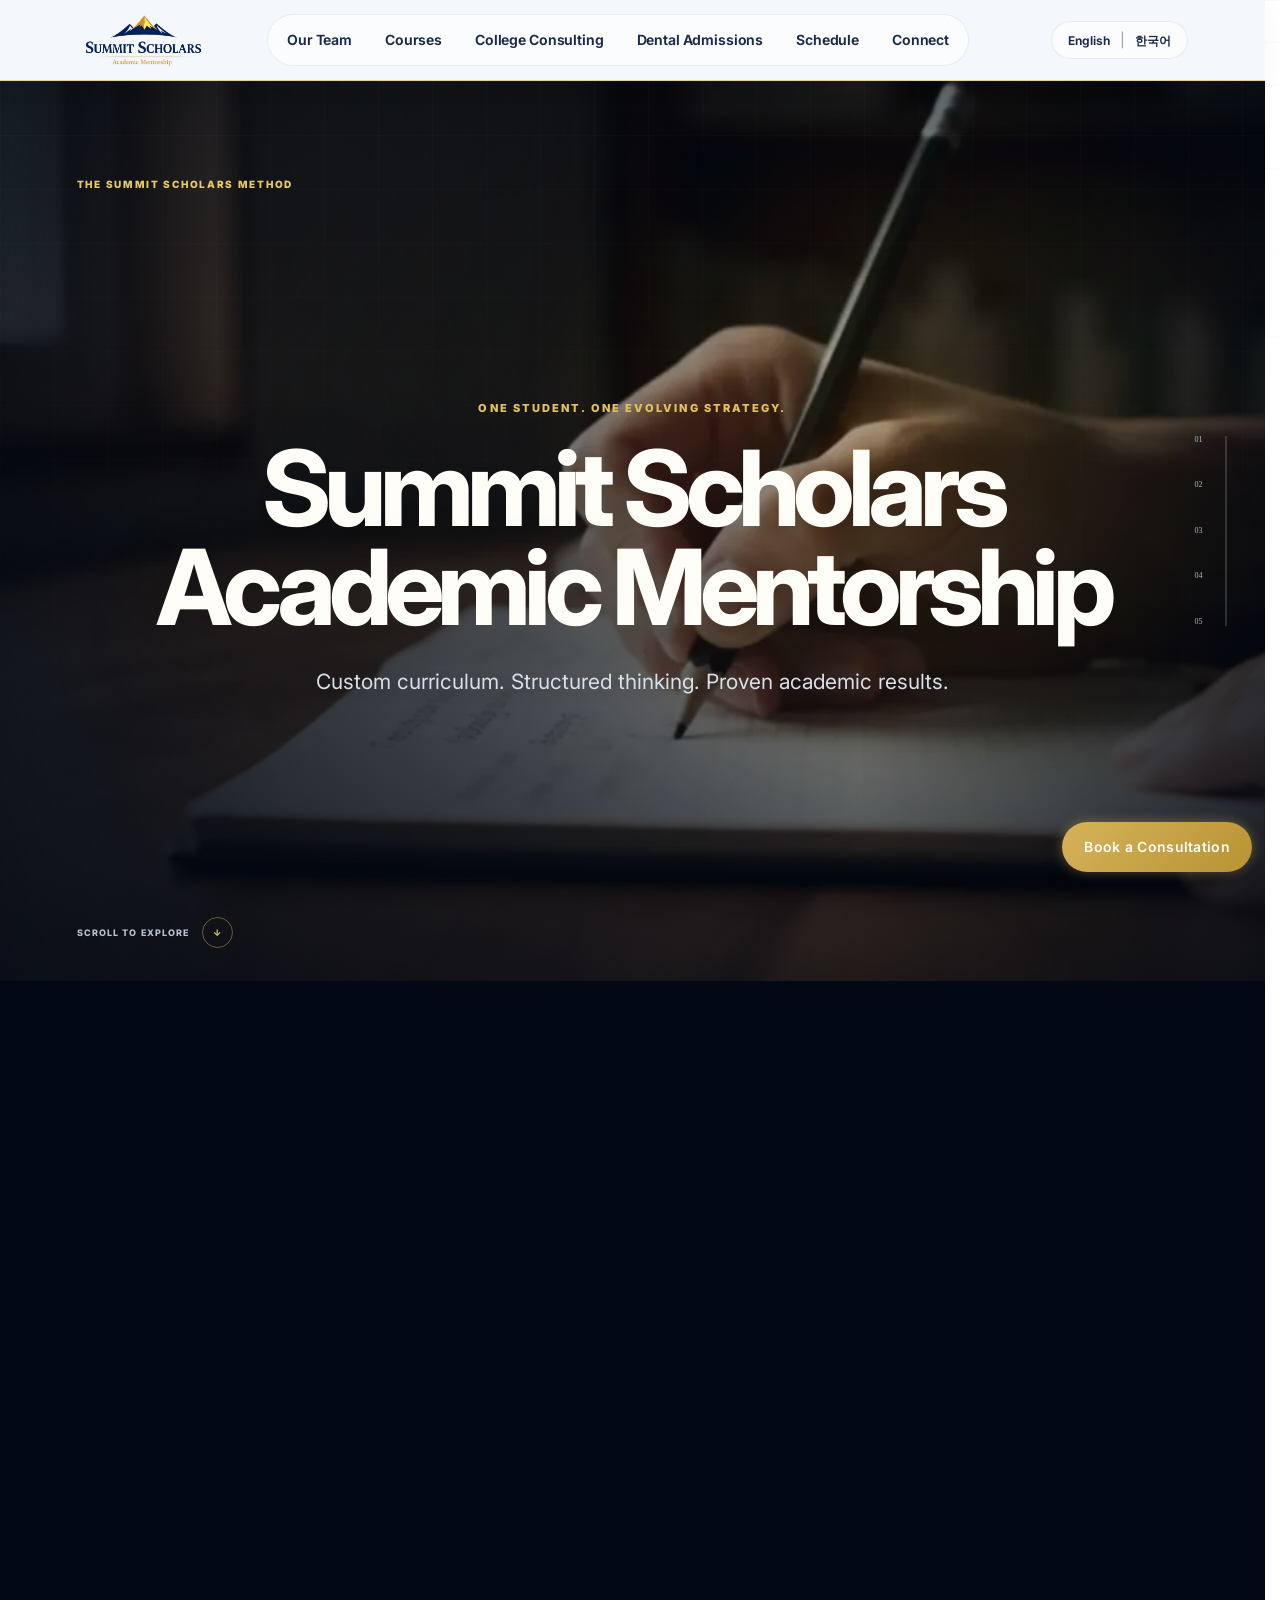
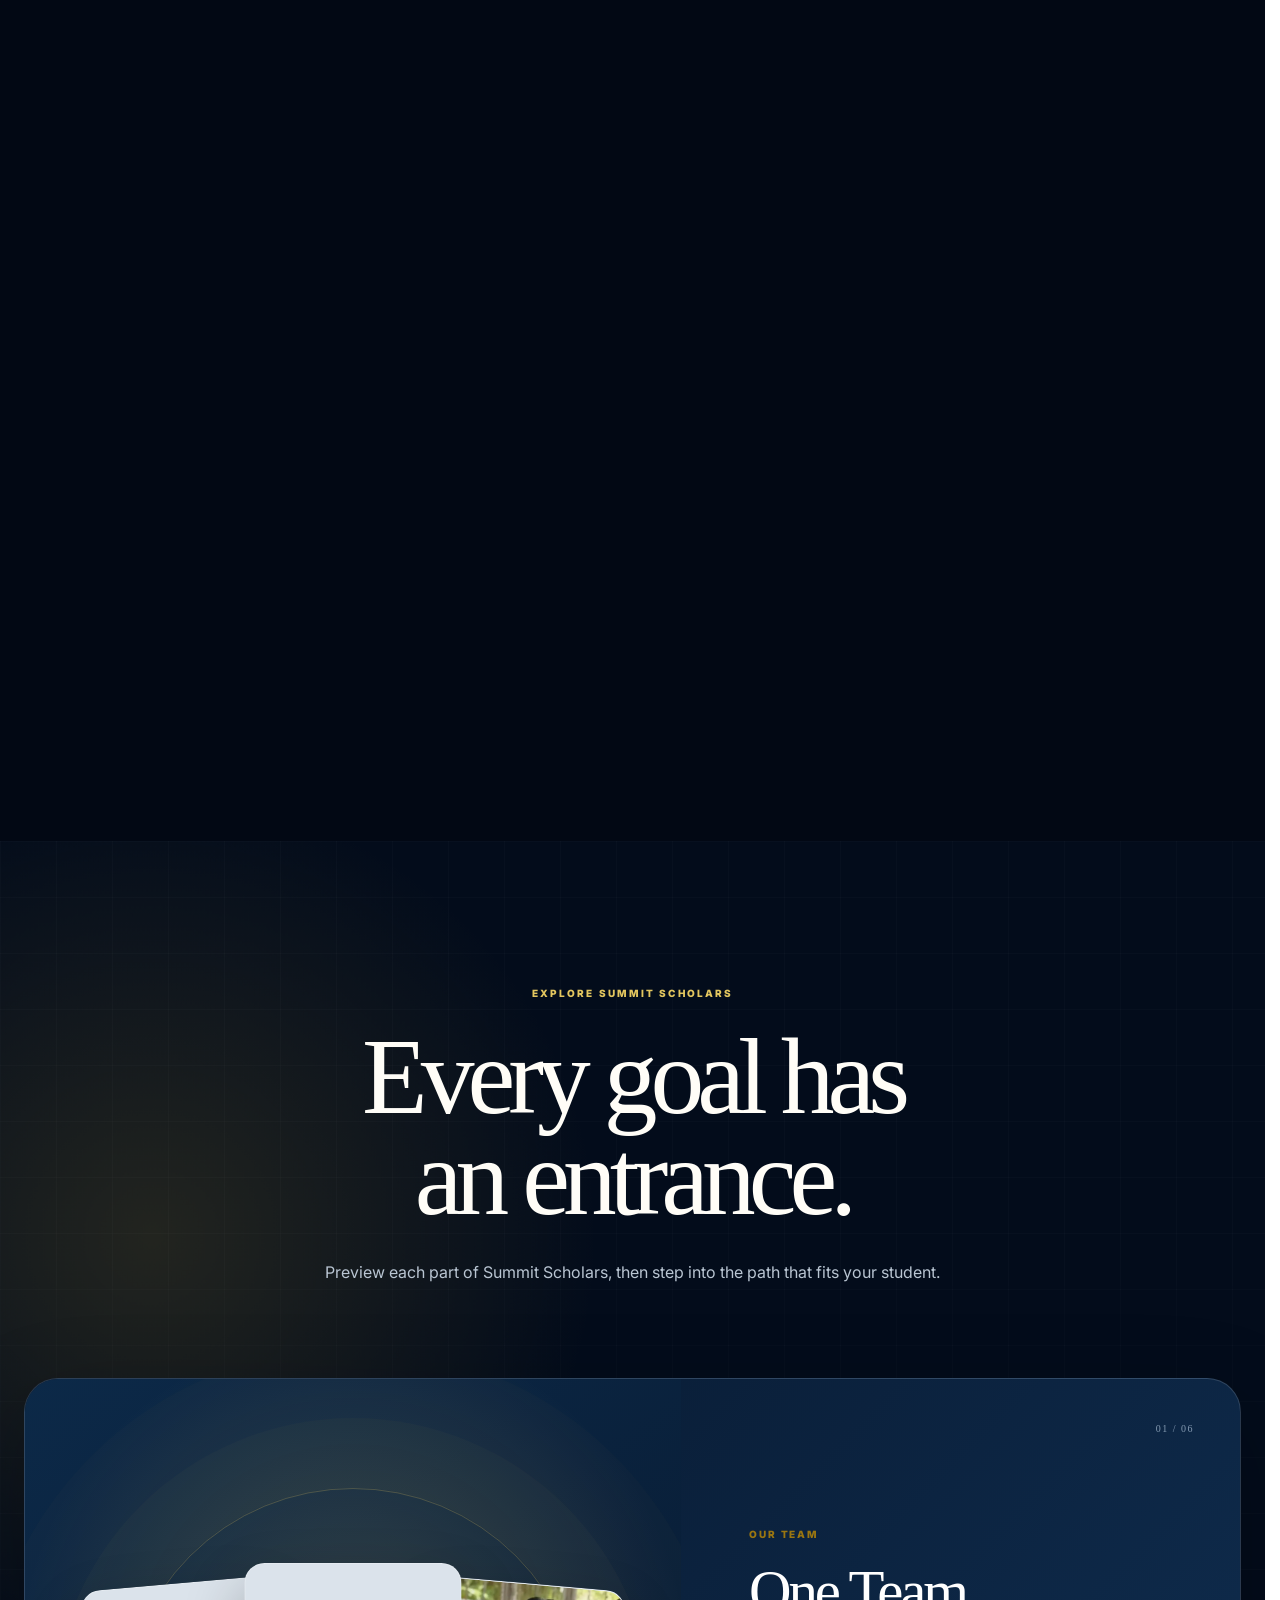
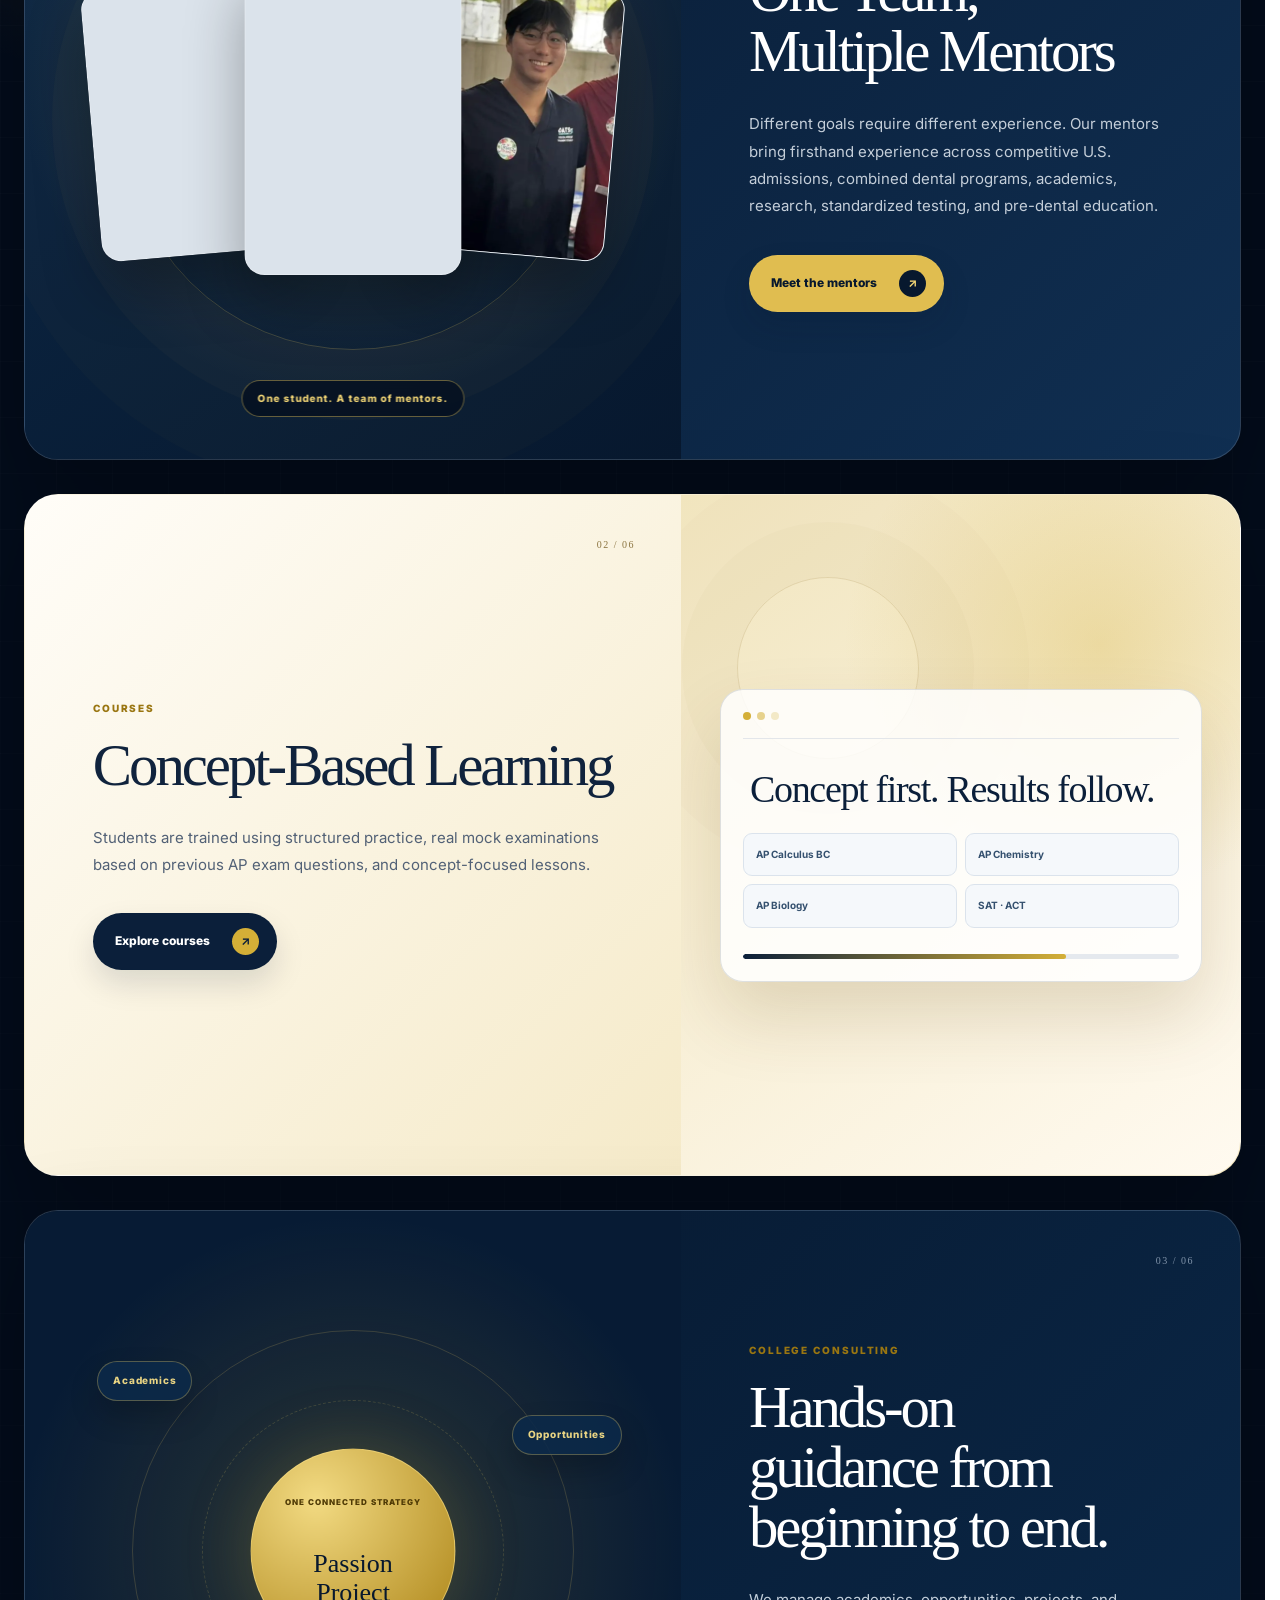
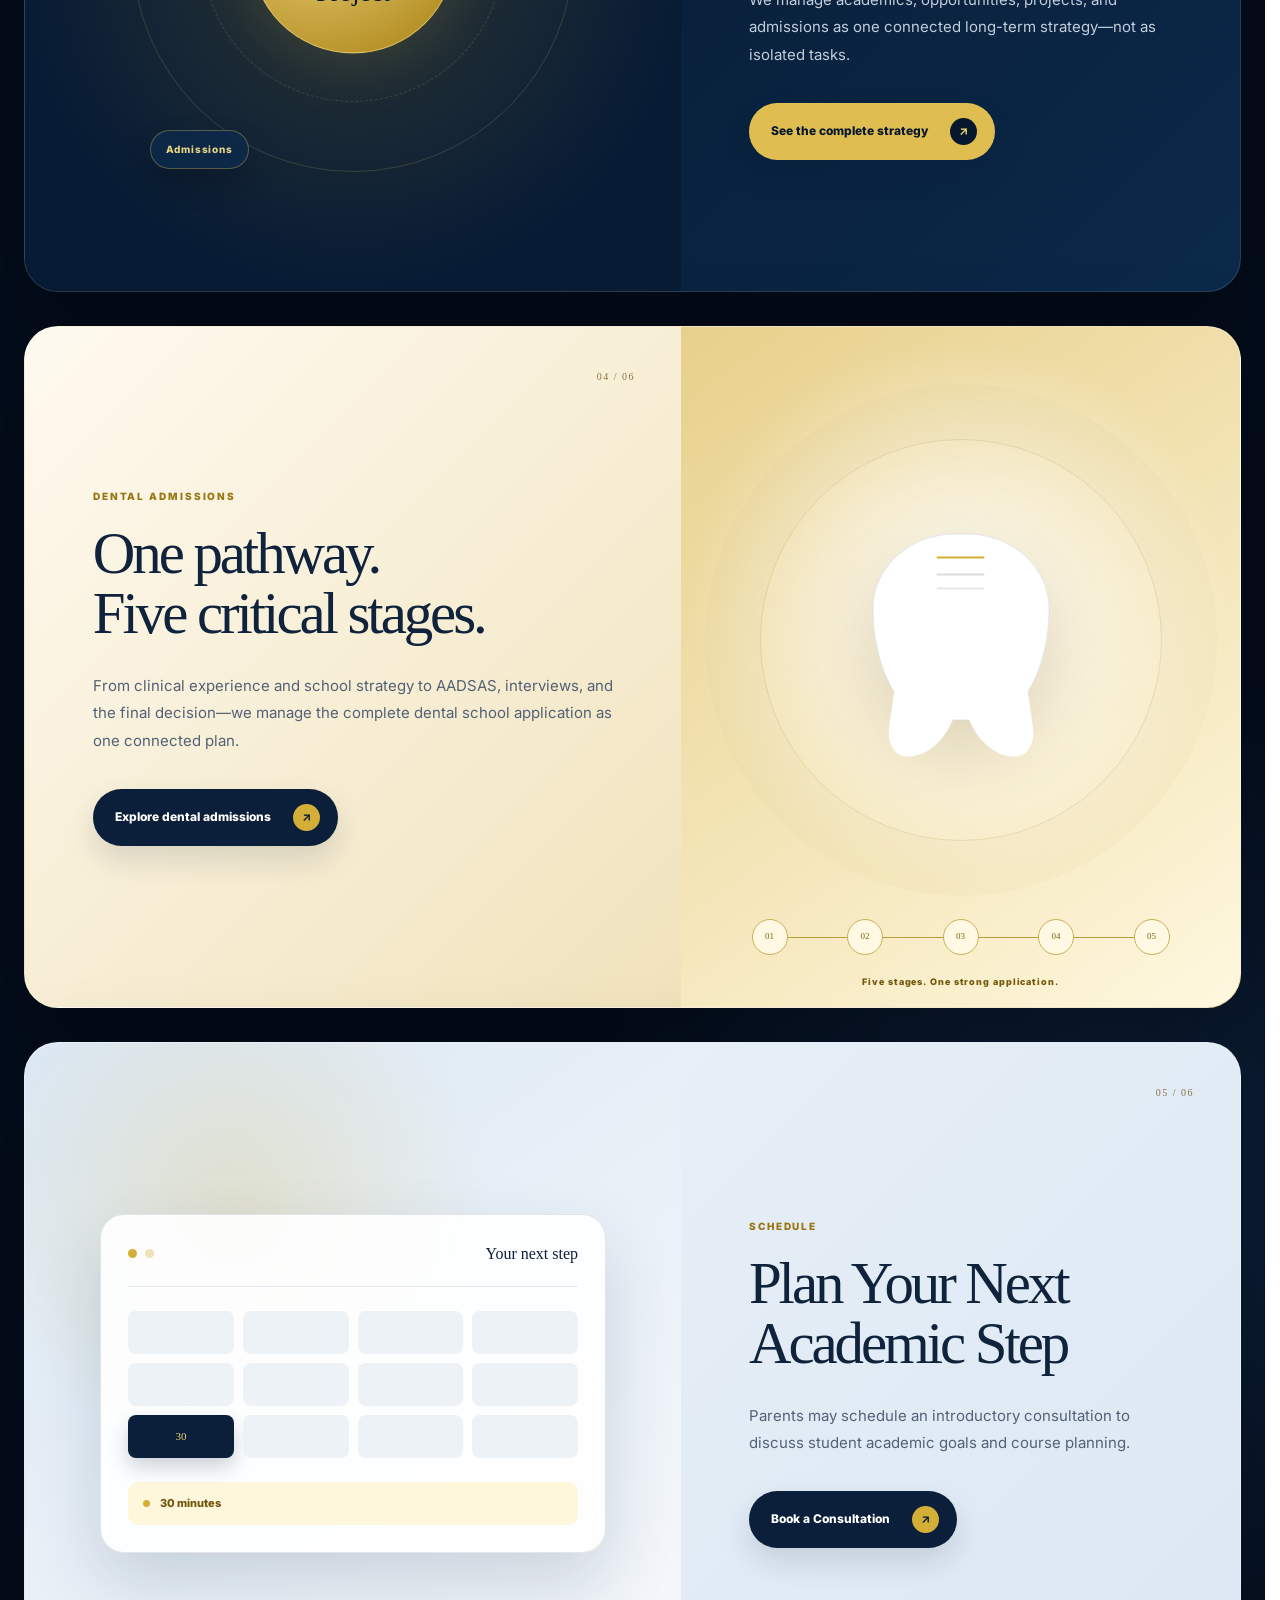
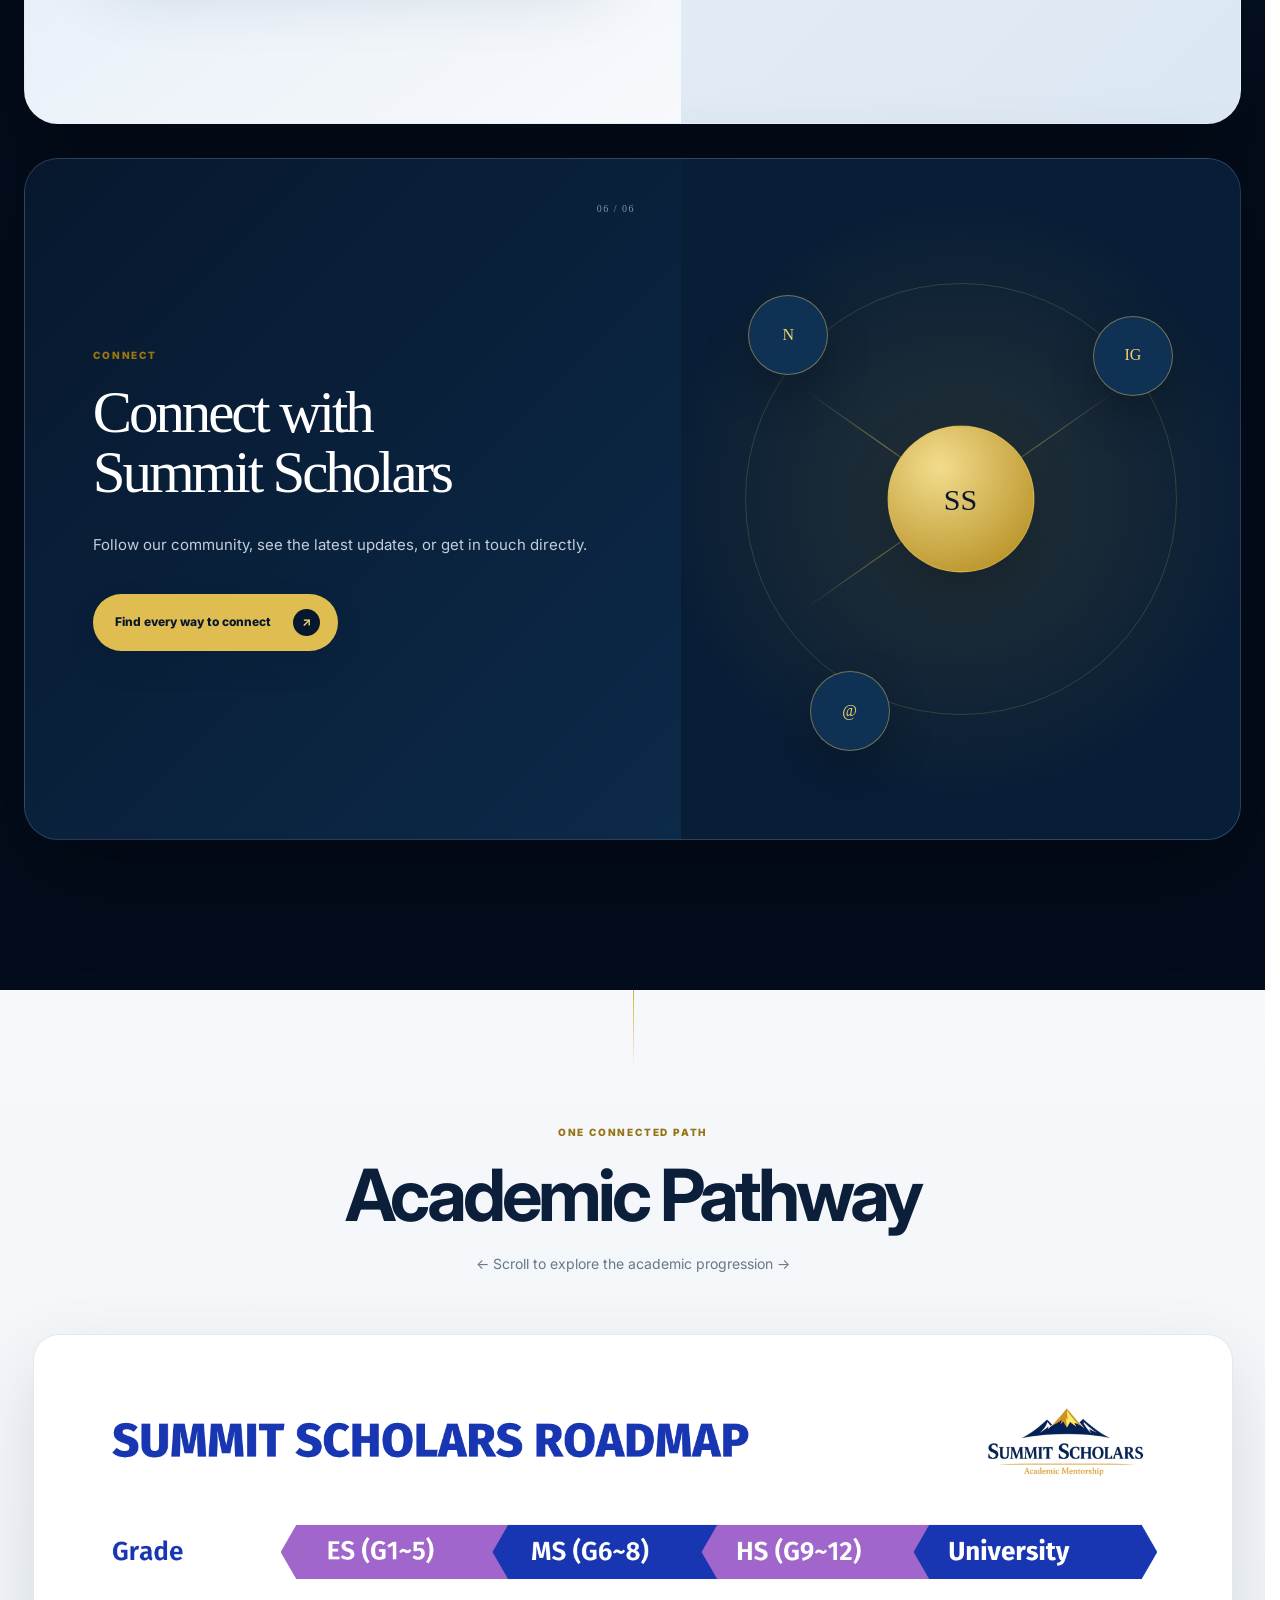
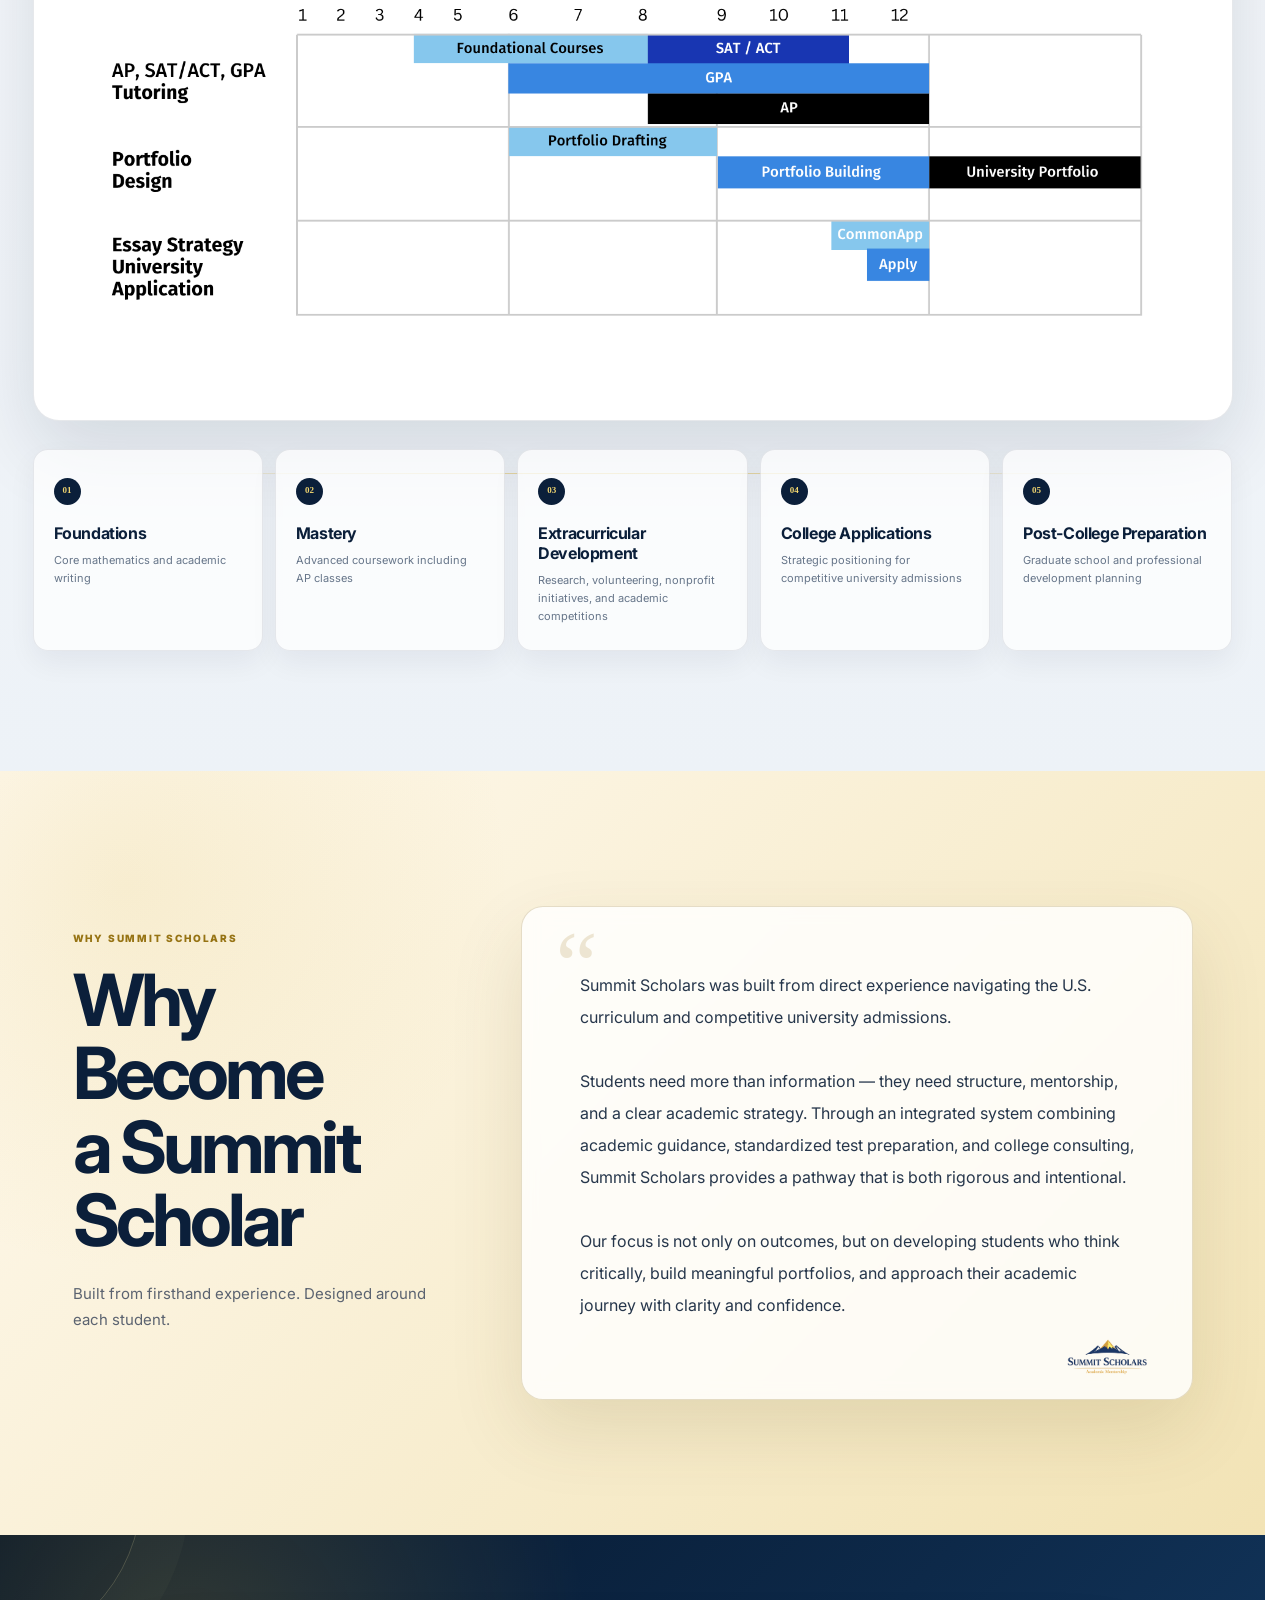
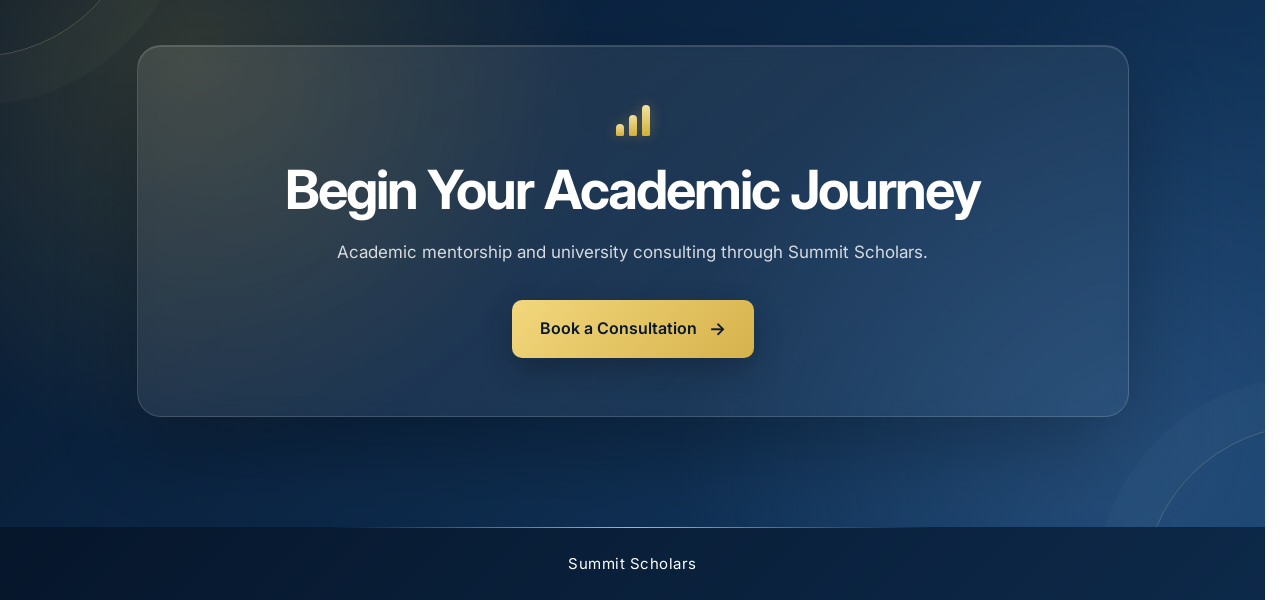
<file: index.html>
<!DOCTYPE html>
<html lang="en">

<head>

<meta charset="UTF-8">
<meta name="viewport" content="width=device-width, initial-scale=1.0">
<title>Summit Scholars</title>
<link rel="preconnect" href="https://fonts.googleapis.com">
<link rel="preconnect" href="https://fonts.gstatic.com" crossorigin>
<link rel="preload" as="style" href="https://fonts.googleapis.com/css2?family=Inter:wght@400;500;600;700;800&amp;display=swap">
<link rel="stylesheet" href="https://fonts.googleapis.com/css2?family=Inter:wght@400;500;600;700;800&amp;display=swap">
<link rel="stylesheet" href="style.css">
<link rel="stylesheet" href="premium.css">
<link rel="stylesheet" href="home.css">

</head>

<body data-page="home">

<a class="skip-link" href="#main-content" data-i18n="skip_content">Skip to main content</a>

<header>

<a href="index.html" class="logo">
<img src="summit-logo.png" class="logo-img" alt="Summit Scholars Logo">
</a>

<button class="nav-toggle" type="button" aria-controls="site-nav" aria-expanded="false" aria-label="Open navigation menu">
<span></span>
<span></span>
<span></span>
</button>

<nav id="site-nav">
<a href="profile.html" data-i18n="nav_profile">Our Team</a>
<a href="courses.html" data-i18n="nav_courses">Courses</a>
<a href="consulting.html" data-i18n="nav_consulting">College Consulting</a>
<a href="dental.html" data-i18n="nav_dental">Dental Admissions</a>
<a href="schedule.html" data-i18n="nav_schedule">Schedule</a>
<a href="connect.html" data-i18n="nav_connect">Connect</a>
</nav>

<div class="lang-switch">
<a href="#" data-language="en">English</a>
<span class="lang-separator">|</span>
<a href="#" data-language="ko">한국어</a>
</div>

</header>

<main id="main-content">
<section class="home-scroll-story" data-frame-count="72" aria-labelledby="home-story-title">
<div class="home-story-sticky">
<div class="home-story-media" aria-hidden="true">
<canvas class="home-story-canvas"></canvas>
<img class="home-story-fallback" src="hero-poster.jpg" alt="">
<div class="home-story-grade"></div>
</div>

<div class="home-story-topline">
<span data-i18n="home_story_kicker">THE SUMMIT SCHOLARS METHOD</span>
<span class="home-story-loading"><i></i><b data-i18n="home_story_loading">Preparing the experience</b></span>
</div>

<div class="home-story-scenes">
<article class="home-story-scene home-story-scene--hero" data-story-start="0" data-story-end="0.22">
<p data-i18n="home_story_opening">ONE STUDENT. ONE EVOLVING STRATEGY.</p>
<h1 id="home-story-title" data-i18n="hero_title">Summit Scholars<br>Academic Mentorship</h1>
<p data-i18n="hero_subtitle">Custom curriculum. Structured thinking. Proven academic results.</p>
</article>

<article class="home-story-scene home-story-scene--materials" data-story-start="0.18" data-story-end="0.43">
<span class="home-story-index">01 / 03</span>
<h2 data-i18n="feature1_title">Custom Materials</h2>
<p data-i18n="feature1_text">All worksheets and lesson materials are personally designed.</p>
<div class="home-material-stack" aria-hidden="true"><i></i><i></i><i></i></div>
</article>

<article class="home-story-scene home-story-scene--concept" data-story-start="0.39" data-story-end="0.64">
<span class="home-story-index">02 / 03</span>
<h2 data-i18n="feature2_title">Concept-Based Learning</h2>
<p data-i18n="feature2_text">Students learn reasoning and conceptual understanding.</p>
<div class="home-concept-system" aria-hidden="true"><i></i><i></i><i></i><i></i><b></b></div>
</article>

<article class="home-story-scene home-story-scene--mentorship" data-story-start="0.60" data-story-end="0.84">
<span class="home-story-index">03 / 03</span>
<h2 data-i18n="feature3_title">Focused Mentorship</h2>
<p data-i18n="feature3_text">Each student receives structured guidance and feedback.</p>
<div class="home-mentor-orbit" aria-hidden="true"><i></i><i></i><b></b></div>
</article>

<article class="home-story-scene home-story-scene--close" data-story-start="0.80" data-story-end="1">
<p data-i18n="services_title">What Summit Scholars Offers</p>
<h2 data-i18n="pathway_title">Academic Pathway</h2>
<span data-i18n="home_story_close">Academics, mentorship, and admissions—moving in one direction.</span>
<div class="button-row">
<a class="cta cta--gold" href="schedule.html" data-i18n="schedule_title">Schedule a Meeting</a>
<a class="cta home-story-secondary" href="#home-portals-title" data-i18n="home_explore_cta">Explore every path</a>
</div>
</article>
</div>

<div class="home-story-progress" aria-hidden="true"><span></span><div><b>01</b><b>02</b><b>03</b><b>04</b><b>05</b></div></div>
<p class="home-story-scroll-cue"><span data-i18n="home_story_scroll">Scroll to explore</span><i aria-hidden="true">↓</i></p>
</div>
</section>


<section class="home-portals" aria-labelledby="home-portals-title">
<div class="home-portals-intro">
<p data-i18n="home_explore_kicker">EXPLORE SUMMIT SCHOLARS</p>
<h2 id="home-portals-title" data-i18n="home_explore_title">Every goal has<br>an entrance.</h2>
<span data-i18n="home_explore_text">Preview each part of Summit Scholars, then step into the path that fits your student.</span>
</div>

<div class="home-portal-list">
<article class="home-portal home-portal--team reveal-card">
<div class="home-portal-visual home-team-preview" aria-hidden="true">
<div class="home-team-photo home-team-photo--chris"><img src="home-team-chris.webp" alt="" loading="lazy" decoding="async"></div>
<div class="home-team-photo home-team-photo--yeji"><img src="home-team-yeji.webp" alt="" loading="lazy" decoding="async"></div>
<div class="home-team-photo home-team-photo--sean"><img src="home-team-sean.webp" alt="" loading="lazy" decoding="async"></div>
<span data-i18n="home_team_preview">One student. A team of mentors.</span>
</div>
<div class="home-portal-copy">
<span class="home-portal-number">01 / 06</span>
<p class="home-portal-label" data-i18n="nav_profile">Our Team</p>
<h3 data-i18n="team_philosophy_title">One Team, Multiple Mentors</h3>
<p data-i18n="profile_intro1">Different goals require different experience. Our mentors bring firsthand experience across competitive U.S. admissions, combined dental programs, academics, research, standardized testing, and pre-dental education.</p>
<a class="home-portal-link" href="profile.html"><span data-i18n="home_view_team">Meet the mentors</span><b aria-hidden="true">↗</b></a>
</div>
</article>

<article class="home-portal home-portal--courses reveal-card">
<div class="home-portal-visual home-courses-preview" aria-hidden="true">
<div class="home-course-window">
<span><i></i><i></i><i></i></span>
<strong data-i18n="home_course_preview_title">Concept first. Results follow.</strong>
<div><b data-i18n="course_calc">AP Calculus BC</b><b data-i18n="course_chem">AP Chemistry</b><b data-i18n="course_bio">AP Biology</b><b>SAT · ACT</b></div>
<em><i></i></em>
</div>
</div>
<div class="home-portal-copy">
<span class="home-portal-number">02 / 06</span>
<p class="home-portal-label" data-i18n="nav_courses">Courses</p>
<h3 data-i18n="feature2_title">Concept-Based Learning</h3>
<p data-i18n="courses_intro">Students are trained using structured practice, real mock examinations based on previous AP exam questions, and concept-focused lessons.</p>
<a class="home-portal-link" href="courses.html"><span data-i18n="home_view_courses">Explore courses</span><b aria-hidden="true">↗</b></a>
</div>
</article>

<article class="home-portal home-portal--consulting reveal-card">
<div class="home-portal-visual home-consulting-preview" aria-hidden="true">
<div class="home-consulting-core"><span data-i18n="home_consulting_preview">ONE CONNECTED STRATEGY</span><strong data-i18n="consulting_pillar_project">Passion Project</strong></div>
<div class="home-consulting-node home-consulting-node--one" data-i18n="consulting_pillar_academic">Academics</div>
<div class="home-consulting-node home-consulting-node--two" data-i18n="consulting_pillar_opportunities">Opportunities</div>
<div class="home-consulting-node home-consulting-node--three" data-i18n="consulting_pillar_admissions">Admissions</div>
</div>
<div class="home-portal-copy">
<span class="home-portal-number">03 / 06</span>
<p class="home-portal-label" data-i18n="nav_consulting">College Consulting</p>
<h3 data-i18n="consulting_overview_title">Hands-on guidance from beginning to end.</h3>
<p data-i18n="consulting_intro">We manage academics, opportunities, projects, and admissions as one connected long-term strategy—not as isolated tasks.</p>
<a class="home-portal-link" href="consulting.html"><span data-i18n="home_view_consulting">See the complete strategy</span><b aria-hidden="true">↗</b></a>
</div>
</article>

<article class="home-portal home-portal--dental reveal-card">
<div class="home-portal-visual home-dental-preview" aria-hidden="true">
<div class="home-tooth-mark"><i></i><i></i></div>
<ol><li>01</li><li>02</li><li>03</li><li>04</li><li>05</li></ol>
<span data-i18n="home_dental_preview">Five stages. One strong application.</span>
</div>
<div class="home-portal-copy">
<span class="home-portal-number">04 / 06</span>
<p class="home-portal-label" data-i18n="nav_dental">Dental Admissions</p>
<h3 data-i18n="dental_support_title">One pathway.<br>Five critical stages.</h3>
<p data-i18n="dental_hero_text">From clinical experience and school strategy to AADSAS, interviews, and the final decision—we manage the complete dental school application as one connected plan.</p>
<a class="home-portal-link" href="dental.html"><span data-i18n="home_view_dental">Explore dental admissions</span><b aria-hidden="true">↗</b></a>
</div>
</article>

<article class="home-portal home-portal--schedule reveal-card">
<div class="home-portal-visual home-schedule-preview" aria-hidden="true">
<div class="home-calendar">
<div><span></span><span></span><strong data-i18n="home_calendar_month">Your next step</strong></div>
<ol><li></li><li></li><li></li><li></li><li></li><li></li><li></li><li></li><li class="is-selected">30</li><li></li><li></li><li></li></ol>
<p><b></b><span data-i18n="consult_length_label">30 minutes</span></p>
</div>
</div>
<div class="home-portal-copy">
<span class="home-portal-number">05 / 06</span>
<p class="home-portal-label" data-i18n="nav_schedule">Schedule</p>
<h3 data-i18n="schedule_page_title">Plan Your Next Academic Step</h3>
<p data-i18n="schedule_text1">Parents may schedule an introductory consultation to discuss student academic goals and course planning.</p>
<a class="home-portal-link" href="schedule.html"><span data-i18n="book_consult">Book a Consultation</span><b aria-hidden="true">↗</b></a>
</div>
</article>

<article class="home-portal home-portal--connect reveal-card">
<div class="home-portal-visual home-connect-preview" aria-hidden="true">
<div class="home-connect-center">SS</div>
<div class="home-connect-node home-connect-node--naver">N</div>
<div class="home-connect-node home-connect-node--instagram">IG</div>
<div class="home-connect-node home-connect-node--email">@</div>
<i></i><i></i><i></i>
</div>
<div class="home-portal-copy">
<span class="home-portal-number">06 / 06</span>
<p class="home-portal-label" data-i18n="nav_connect">Connect</p>
<h3 data-i18n="connect_title">Connect with Summit Scholars</h3>
<p data-i18n="connect_intro">Follow our community, see the latest updates, or get in touch directly.</p>
<a class="home-portal-link" href="connect.html"><span data-i18n="home_view_connect">Find every way to connect</span><b aria-hidden="true">↗</b></a>
</div>
</article>
</div>
</section>


<section class="roadmap-section home-pathway">

<div class="section-container section-container--wide">
<div class="home-section-heading">
<p data-i18n="home_pathway_kicker">ONE CONNECTED PATH</p>
<h2 data-i18n="pathway_title">Academic Pathway</h2>
<span data-i18n="pathway_hint">Scroll to explore the academic progression</span>
</div>

<div class="roadmap-scroll">
<img id="roadmap-img" class="roadmap-image" src="roadmap-us.png" alt="Summit Scholars Roadmap" loading="lazy">
</div>

<div class="home-pathway-rail">
<article><b>01</b><h3 data-i18n="path_foundations">Foundations</h3><p data-i18n="path_foundations_text">Core mathematics and academic writing</p></article>
<article><b>02</b><h3 data-i18n="path_mastery">Mastery</h3><p data-i18n="path_mastery_text">Advanced coursework including AP classes</p></article>
<article><b>03</b><h3 data-i18n="path_extracurricular">Extracurricular Development</h3><p data-i18n="path_extracurricular_text">Research, volunteering, nonprofit initiatives, and academic competitions</p></article>
<article><b>04</b><h3 data-i18n="path_college">College Applications</h3><p data-i18n="path_college_text">Strategic positioning for competitive university admissions</p></article>
<article><b>05</b><h3 data-i18n="path_postcollege">Post-College Preparation</h3><p data-i18n="path_postcollege_text">Graduate school and professional development planning</p></article>
</div>

</div>

</section>


<section class="letter-section home-letter-section">

<div class="section-container home-letter-layout">

<div class="home-letter-heading">
<p data-i18n="home_letter_kicker">WHY SUMMIT SCHOLARS</p>
<h2 class="letter-section-title" data-i18n="summit_title">Why Become a Summit Scholar</h2>
<span data-i18n="home_letter_note">Built from firsthand experience. Designed around each student.</span>
</div>

<div class="letter-card">
<p data-i18n="summit_text" class="letter-text">
Dear students and parents,

Summit Scholars was built from direct experience navigating the U.S. curriculum and competitive university admissions.

Throughout this journey, one thing became clear — students need more than information. They need structure, mentorship, and a clear academic direction.

This is why Summit Scholars exists.

Rather than offering fragmented services, we provide an integrated system that brings together academic mentorship, standardized test preparation, and college consulting into one cohesive pathway.

As someone who has personally gone through this process, I approach each student with a deep sense of responsibility. This is not just about achieving results, but about helping students grow into individuals who think critically, build meaningful portfolios, and pursue their goals with confidence.

If you are looking for guidance that is structured, intentional, and grounded in real experience, Summit Scholars is here to support you.

</p>
<img src="summit-logo.png" alt="Summit Scholars" class="letter-logo" loading="lazy">
</div>

</div>

</section>


<section class="cta-section home-cta-section section-accent-purple">
<div class="home-cta-inner">
<span class="home-cta-mark" aria-hidden="true">
<span></span><span></span><span></span>
</span>
<h2 data-i18n="home_cta_title">Begin Your Academic Journey</h2>

<p class="home-cta-text" data-i18n="home_cta_text">
Academic mentorship and university consulting through Summit Scholars.
</p>

<a class="cta cta--gold" href="https://calendly.com/chrisryu4986/30min" target="_blank" rel="noopener noreferrer" data-i18n="book_consult" data-consult-link>Book a Consultation</a>
</div>
</section>
</main>

<footer class="footer--flush">
<p>Summit Scholars</p>
</footer>

<script src="main.js" defer></script>
<script src="lang.js" defer></script>
<script src="premium.js" defer></script>
<script src="home-scroll.js" defer></script>

</body>
</html>
</file>
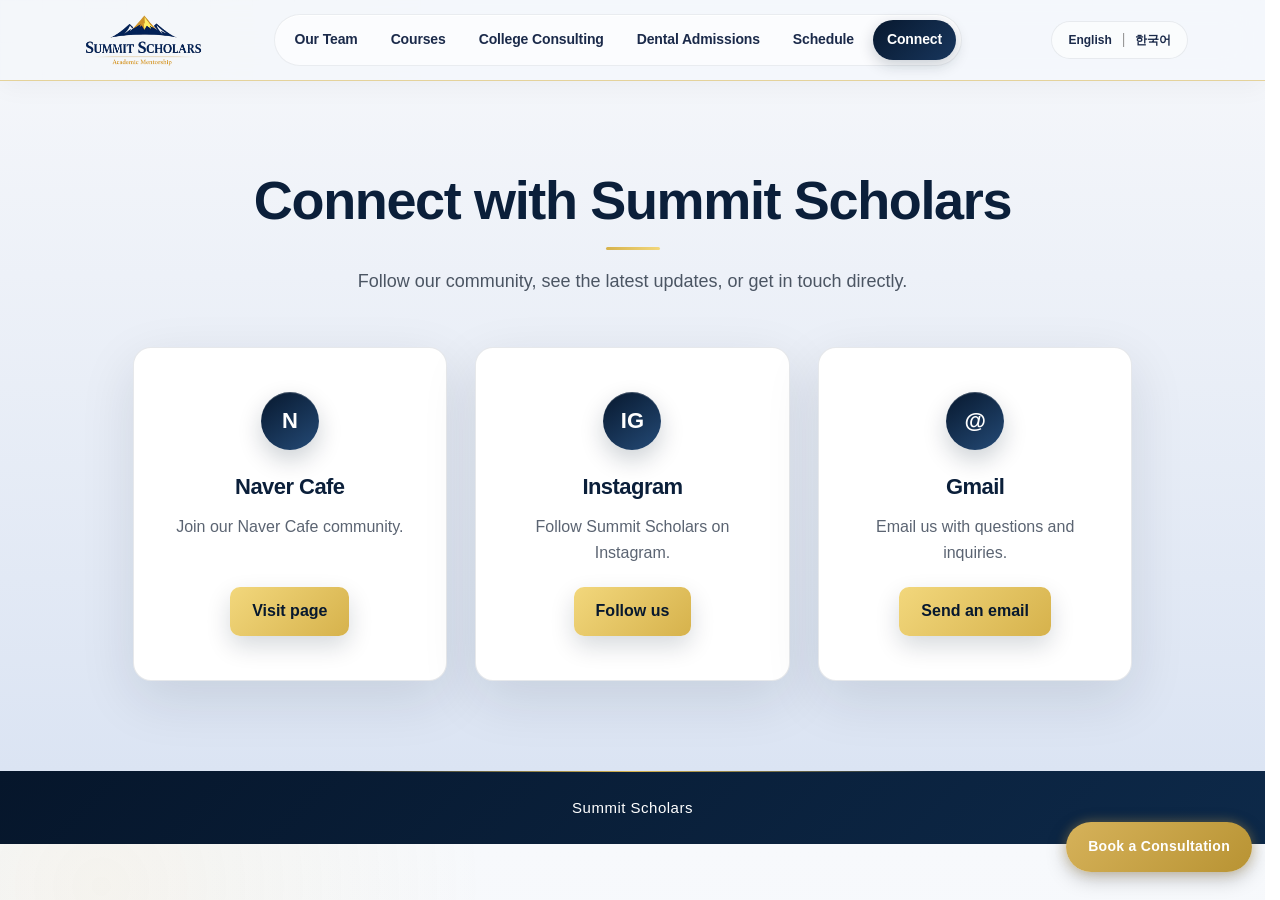
<file: connect.html>
<!DOCTYPE html>
<html lang="en">

<head>
<meta charset="UTF-8">
<meta name="viewport" content="width=device-width, initial-scale=1.0">
<title>Connect | Summit Scholars</title>
<link rel="stylesheet" href="style.css">
<link rel="stylesheet" href="premium.css">
</head>

<body data-page="connect">
<a class="skip-link" href="#main-content" data-i18n="skip_content">Skip to main content</a>

<header>
<a href="index.html" class="logo">
<img src="summit-logo.png" class="logo-img" alt="Summit Scholars Logo">
</a>

<button class="nav-toggle" type="button" aria-controls="site-nav" aria-expanded="false" aria-label="Open navigation menu"><span></span><span></span><span></span></button>
<nav id="site-nav">
<a href="profile.html" data-i18n="nav_profile">Our Team</a>
<a href="courses.html" data-i18n="nav_courses">Courses</a>
<a href="consulting.html" data-i18n="nav_consulting">College Consulting</a>
<a href="dental.html" data-i18n="nav_dental">Dental Admissions</a>
<a href="schedule.html" data-i18n="nav_schedule">Schedule</a>
<a href="connect.html" data-i18n="nav_connect">Connect</a>
</nav>

<div class="lang-switch">
<a href="#" data-language="en">English</a>
<span class="lang-separator">|</span>
<a href="#" data-language="ko">한국어</a>
</div>
</header>

<main id="main-content" class="connect-page">
<h1 data-i18n="connect_title">Connect with Summit Scholars</h1>
<p class="connect-intro" data-i18n="connect_intro">Follow our community, see the latest updates, or get in touch directly.</p>

<div class="connect-grid">
<article class="connect-card reveal-card reveal-delay-1">
<span class="connect-mark" aria-hidden="true">N</span>
<h2>Naver Cafe</h2>
<p data-i18n="connect_naver_text">Join our Naver Cafe community.</p>
<a class="connect-link" href="https://cafe.naver.com/summitscholars" target="_blank" rel="noopener noreferrer" data-i18n="connect_visit">Visit page</a>
</article>

<article class="connect-card reveal-card reveal-delay-2">
<span class="connect-mark" aria-hidden="true">IG</span>
<h2>Instagram</h2>
<p data-i18n="connect_instagram_text">Follow Summit Scholars on Instagram.</p>
<a class="connect-link" href="https://www.instagram.com/summitscholarskr" target="_blank" rel="noopener noreferrer" data-i18n="connect_follow">Follow us</a>
</article>

<article class="connect-card reveal-card reveal-delay-3">
<span class="connect-mark" aria-hidden="true">@</span>
<h2>Gmail</h2>
<p data-i18n="connect_email_text">Email us with questions and inquiries.</p>
<a class="connect-link" href="mailto:summitscholarsconsulting@gmail.com" data-i18n="connect_email">Send an email</a>
</article>
</div>
</main>

<footer class="footer--flush">
<p>Summit Scholars</p>
</footer>

<script src="main.js"></script>
<script src="lang.js"></script>
<script src="premium.js"></script>

</body>
</html>
</file>
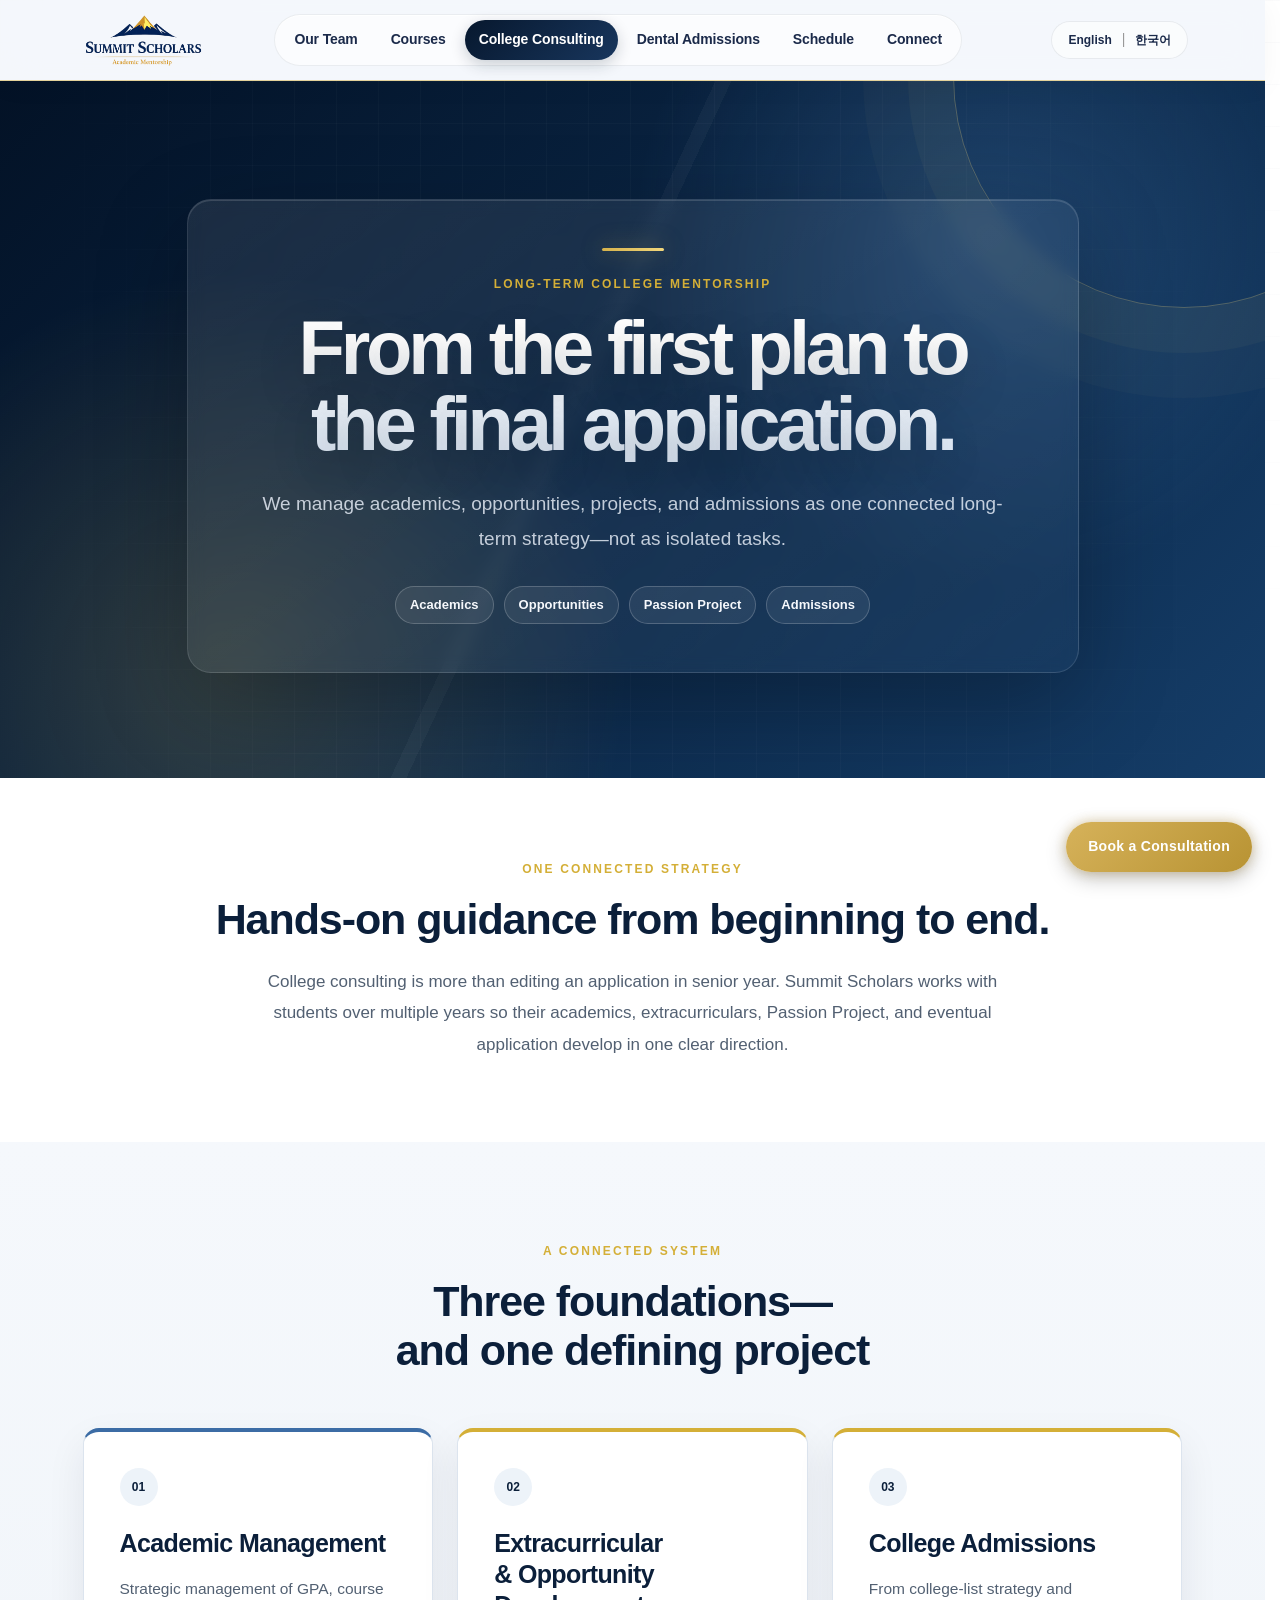
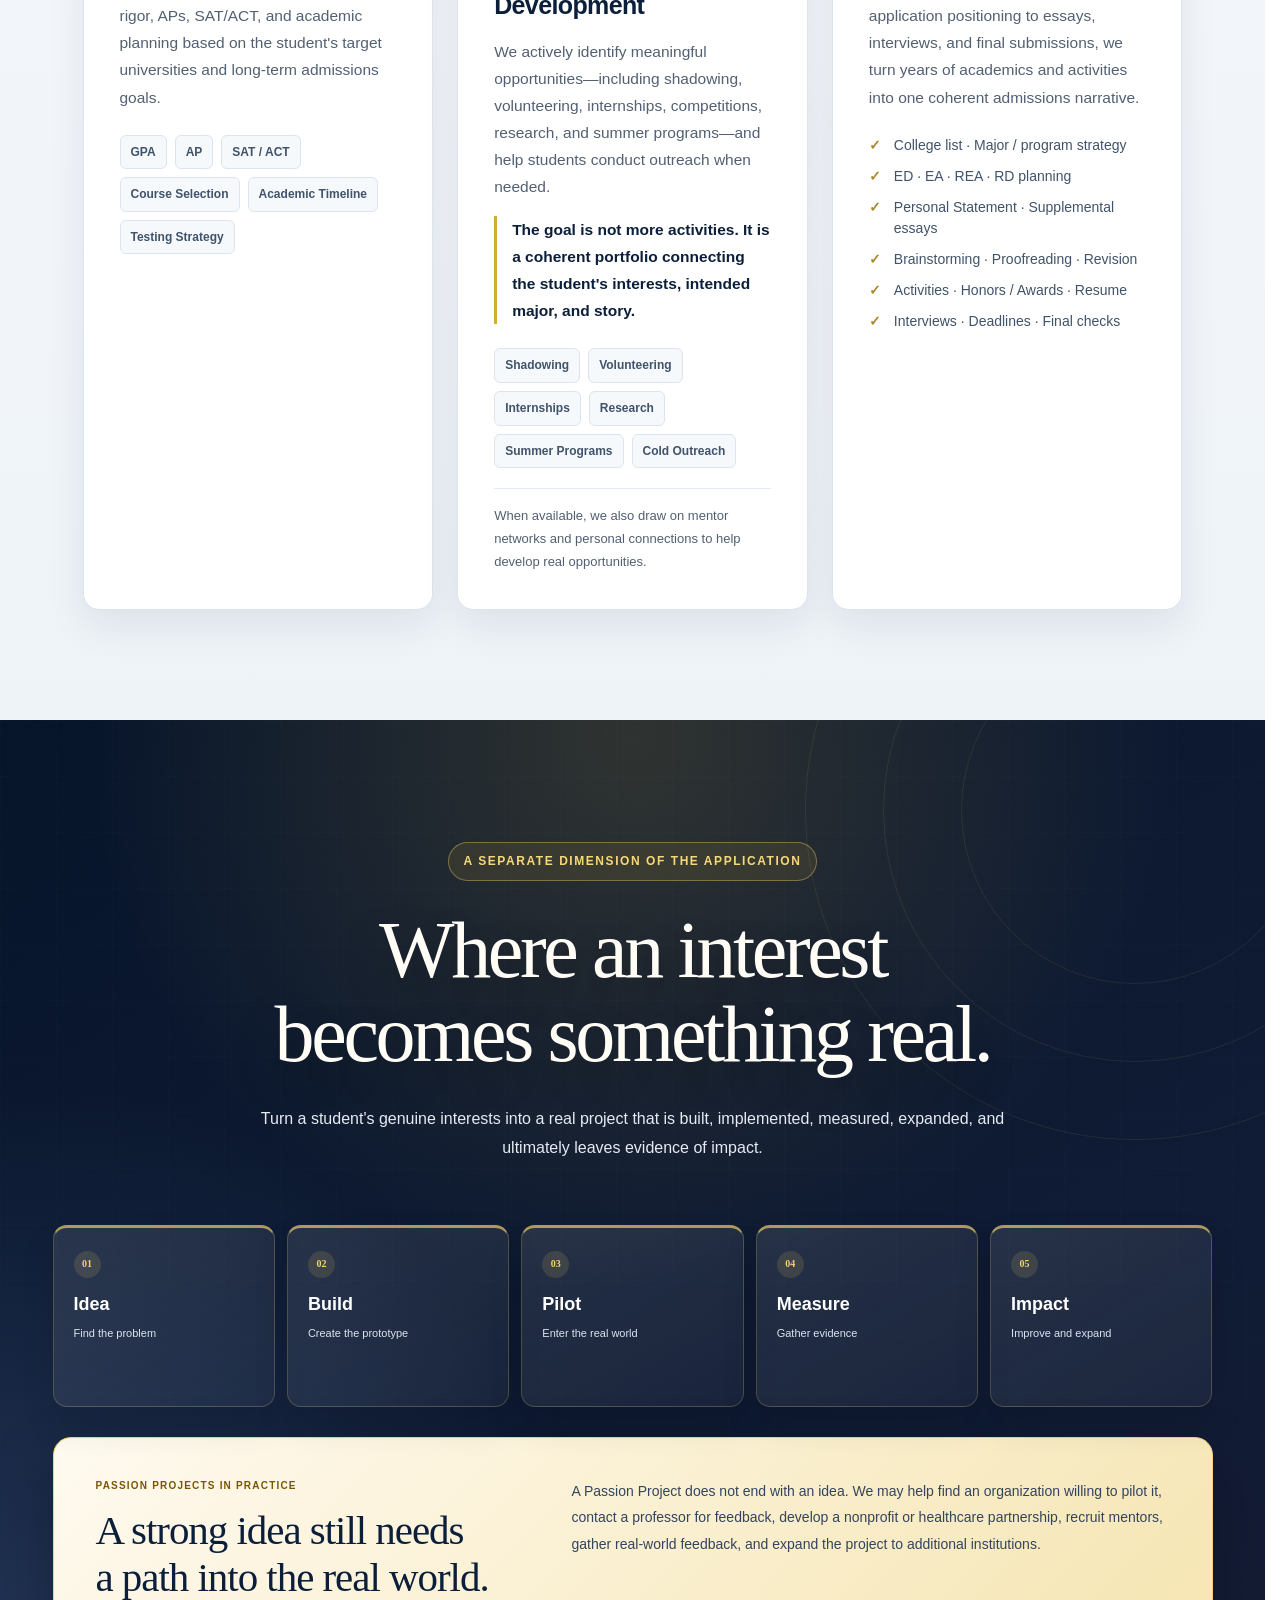
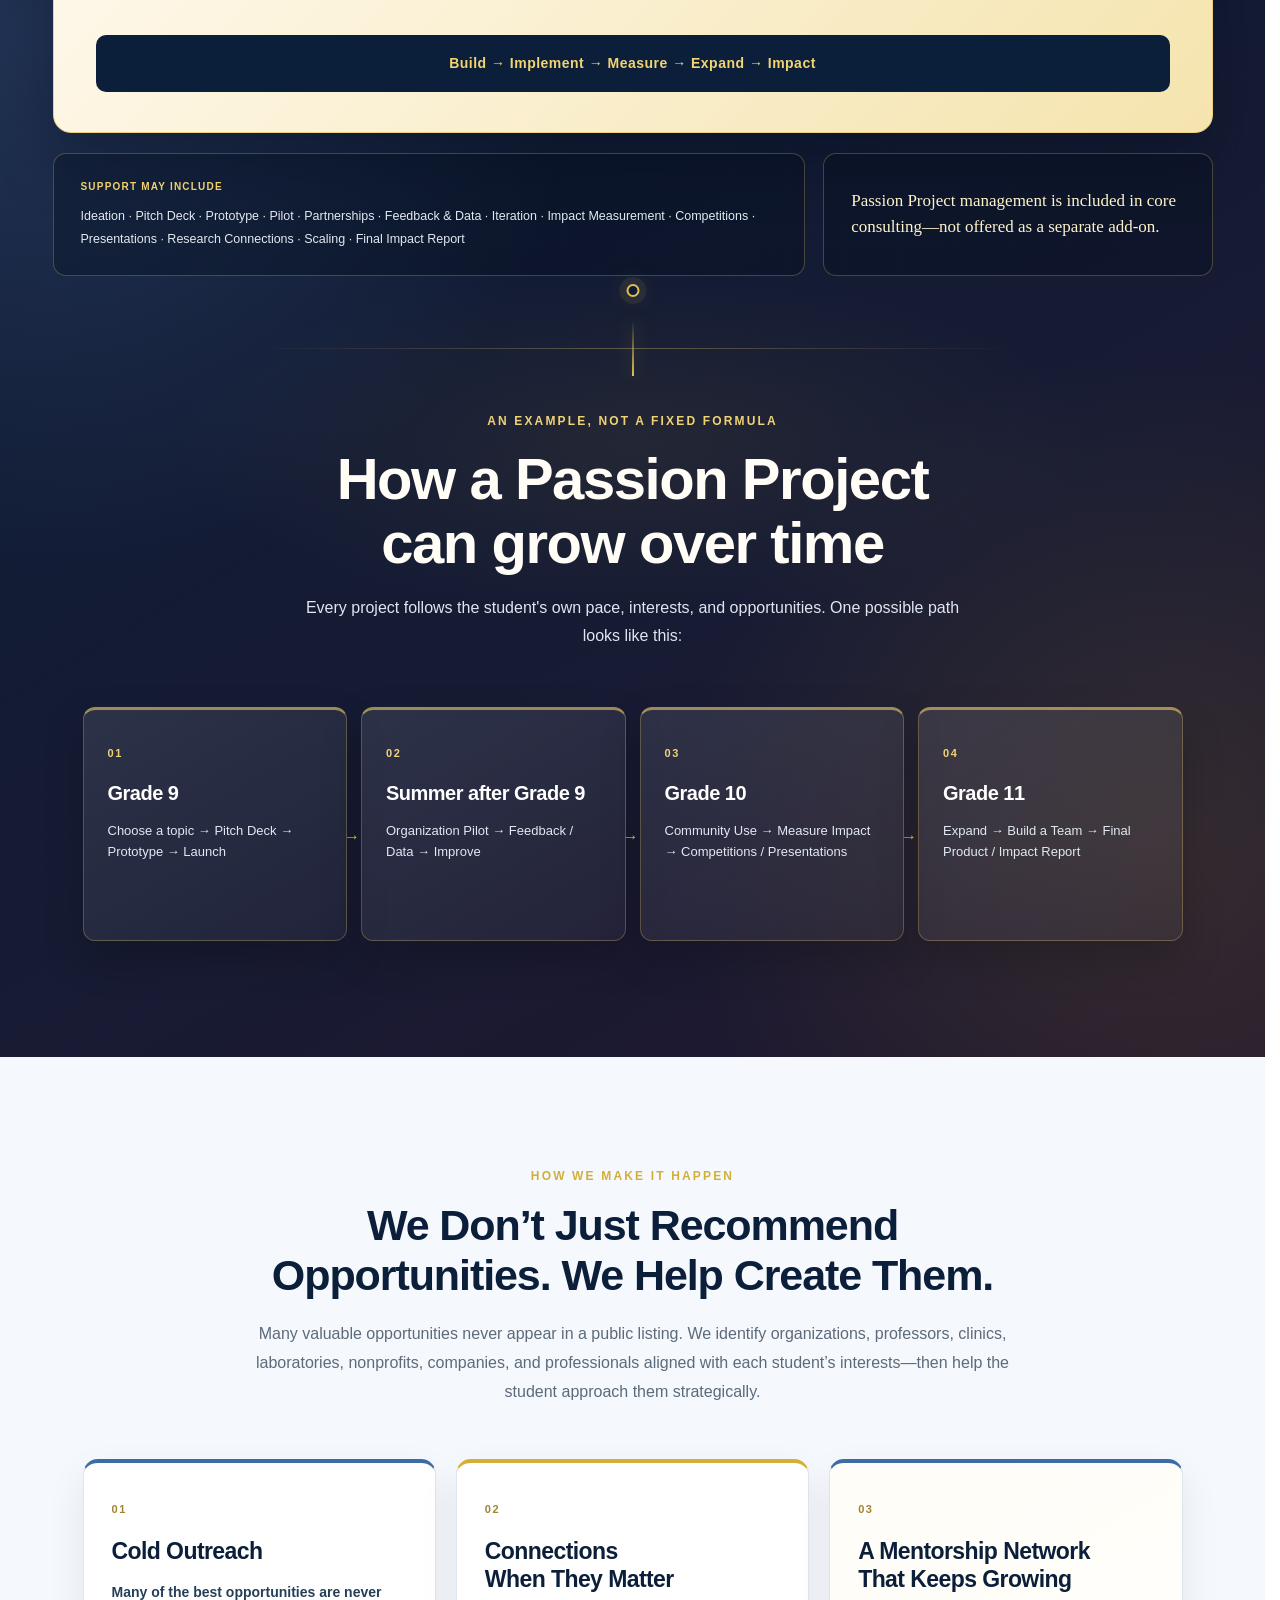
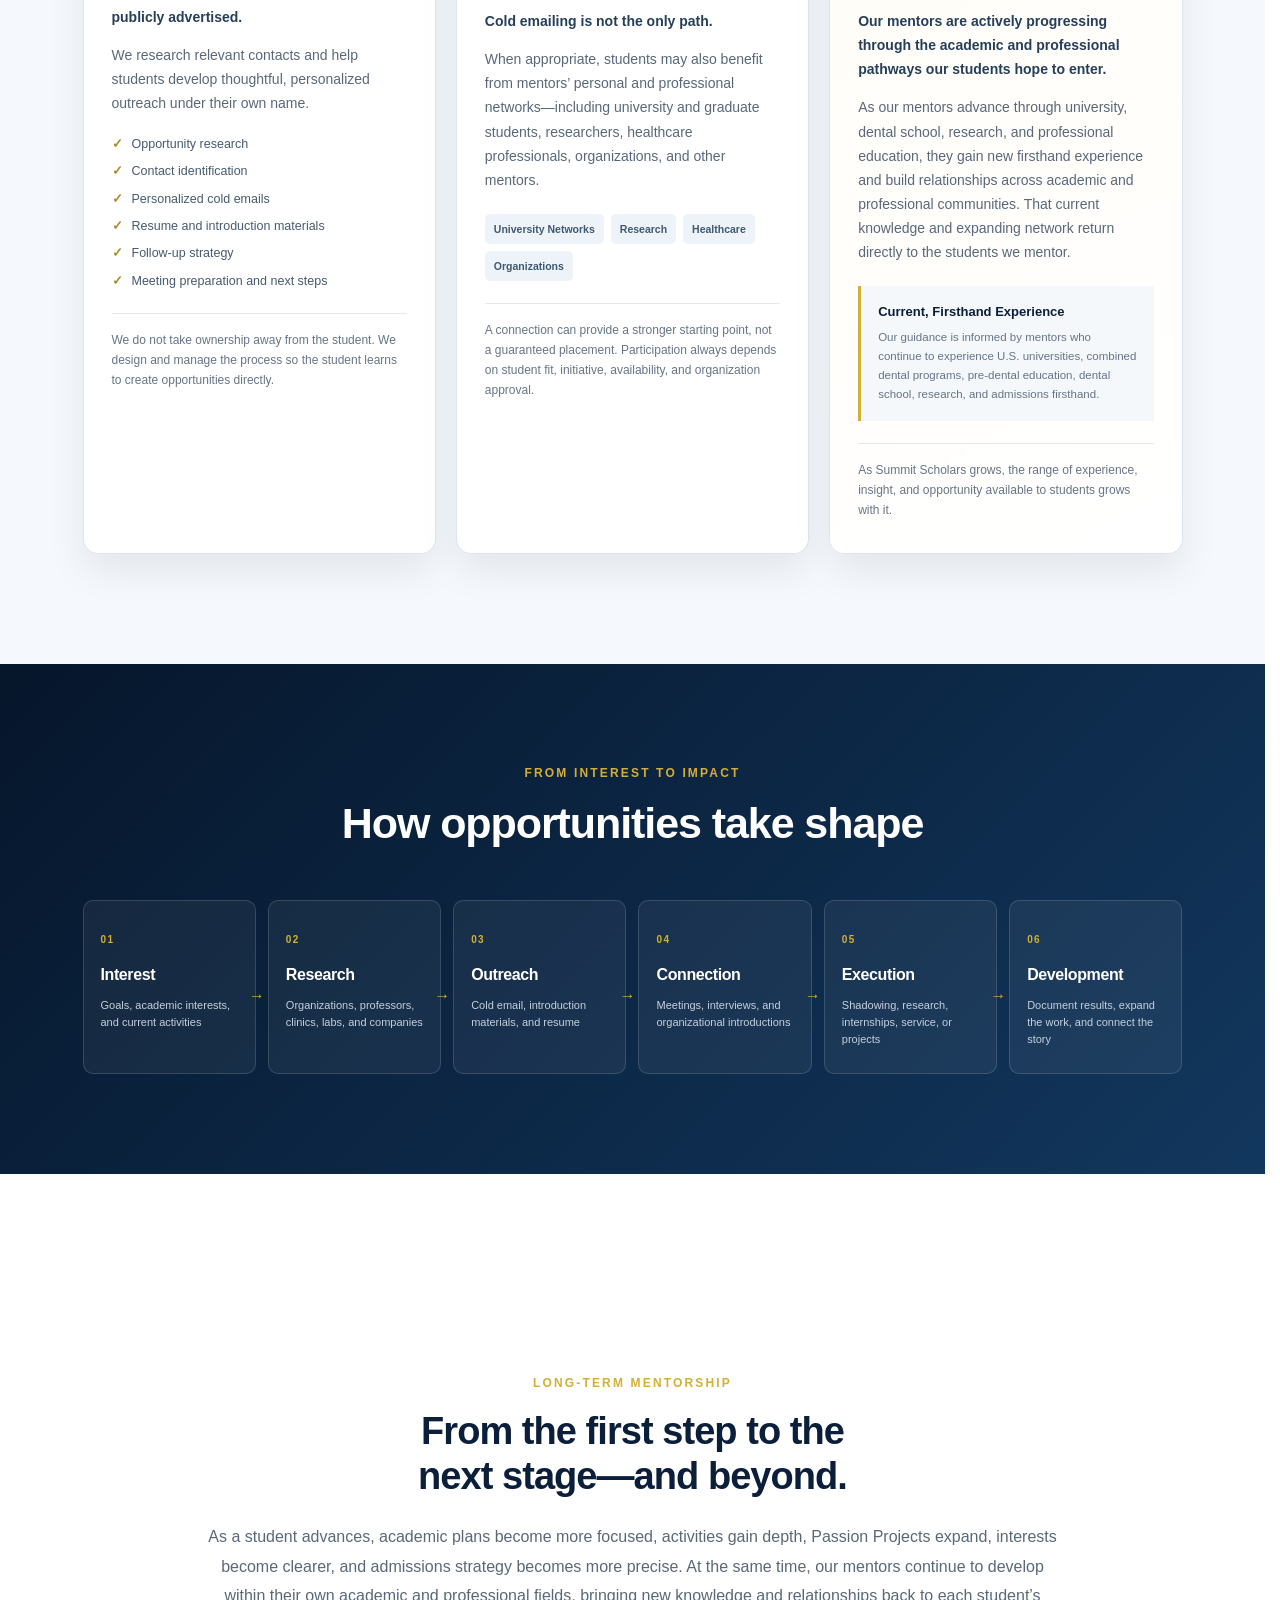
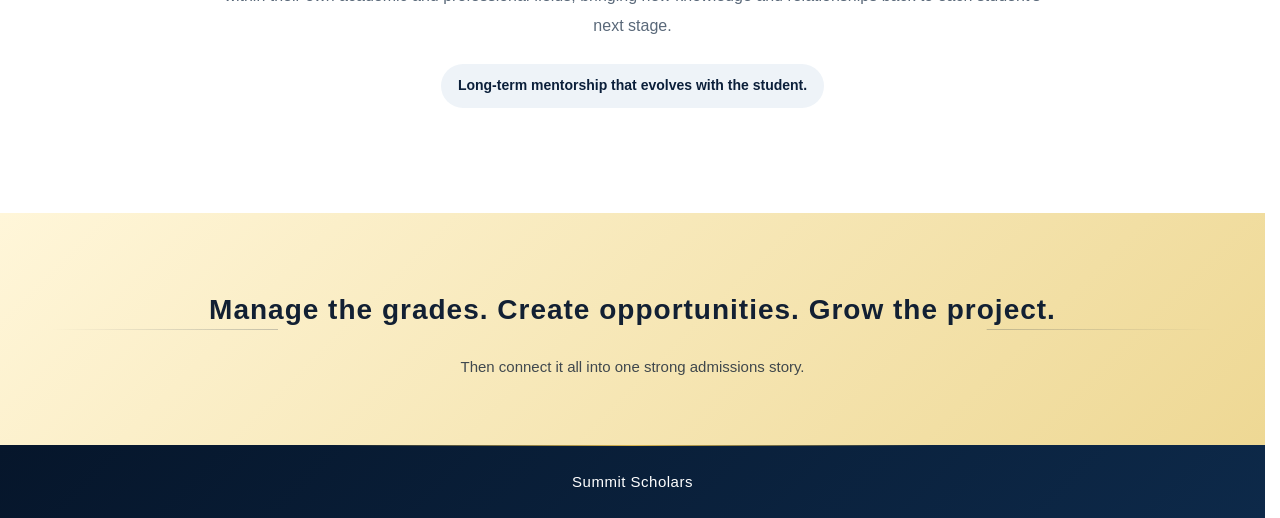
<file: consulting.html>
<!DOCTYPE html>
<html lang="en">
<head>
<meta charset="UTF-8">
<meta name="viewport" content="width=device-width, initial-scale=1.0">
<title>College Consulting</title>
<link rel="stylesheet" href="style.css">
<link rel="stylesheet" href="premium.css">
</head>

<body data-page="consulting">
<a class="skip-link" href="#main-content" data-i18n="skip_content">Skip to main content</a>
<header>
<a href="index.html" class="logo">
<img src="summit-logo.png" class="logo-img" alt="Summit Scholars Logo">
</a>
<button class="nav-toggle" type="button" aria-controls="site-nav" aria-expanded="false" aria-label="Open navigation menu"><span></span><span></span><span></span></button>
<nav id="site-nav">
<a href="profile.html" data-i18n="nav_profile">Our Team</a>
<a href="courses.html" data-i18n="nav_courses">Courses</a>
<a href="consulting.html" data-i18n="nav_consulting">College Consulting</a>
<a href="dental.html" data-i18n="nav_dental">Dental Admissions</a>
<a href="schedule.html" data-i18n="nav_schedule">Schedule</a>
<a href="connect.html" data-i18n="nav_connect">Connect</a>
</nav>
<div class="lang-switch">
<a href="#" data-language="en">English</a>
<span class="lang-separator">|</span>
<a href="#" data-language="ko">한국어</a>
</div>
</header>

<main id="main-content">
<section class="consulting-cinema" data-cinema-frames="9" aria-label="The complete college consulting journey" hidden>
<div class="cinema-sticky">
<canvas class="cinema-canvas" aria-hidden="true"></canvas>
<div class="cinema-glow" aria-hidden="true"></div>
<div class="cinema-grain" aria-hidden="true"></div>

<div class="cinema-chrome">
<a href="#cinema-end" class="cinema-skip">Skip the story</a>
<div class="cinema-status"><span data-cinema-label>BEGIN WITH THE STUDENT</span><b><i data-cinema-current>01</i> / 09</b></div>
<div class="cinema-timeline"><span></span></div>
</div>

<div class="cinema-act-titles" aria-hidden="true">
<div class="cinema-act-title cinema-act-title--one"><span>SECTION 01</span><strong>Strategic<br>Foundation</strong><p>Understand the student. Build the academic direction. Open the right doors.</p></div>
<div class="cinema-act-title cinema-act-title--two"><span>SECTION 02</span><strong>Passion<br>Project</strong><p>Move from participation to ownership—and from an idea to measurable impact.</p></div>
<div class="cinema-act-title cinema-act-title--three"><span>SECTION 03</span><strong>Holistic<br>Review</strong><p>Position the full record, shape the narrative, and carry one story through submission.</p></div>
</div>

<div class="cinema-world" aria-hidden="true">
<div class="cinema-student-mark"><span>STUDENT</span><strong>Potential</strong></div>

<div class="cinema-compass">
<i></i><i></i><i></i><b>N</b><b>E</b><b>S</b><b>W</b>
<div><span>GOAL</span><strong>Direction</strong></div>
</div>

<div class="cinema-network">
<svg viewBox="0 0 600 420" preserveAspectRatio="none"><path d="M300 210L92 92M300 210L510 76M300 210L520 336M300 210L86 340M92 92L510 76M86 340L520 336"/></svg>
<span class="network-node network-node--one">Professor</span><span class="network-node network-node--two">Research</span><span class="network-node network-node--three">Organization</span><span class="network-node network-node--four">Community</span><strong>Opportunity<br>Network</strong>
</div>

<div class="cinema-project-machine">
<div class="project-machine-core"><span>PASSION PROJECT</span><strong>Build</strong></div>
<div class="project-machine-arm project-machine-arm--one"><i></i><span>Prototype</span></div>
<div class="project-machine-arm project-machine-arm--two"><i></i><span>Pilot</span></div>
<div class="project-machine-arm project-machine-arm--three"><i></i><span>Feedback</span></div>
<div class="project-machine-arm project-machine-arm--four"><i></i><span>Iterate</span></div>
</div>

<div class="cinema-impact">
<i></i><i></i><i></i><i></i>
<div><span>EVIDENCE OF</span><strong>Impact</strong><p>Used · Measured · Expanded</p></div>
</div>

<div class="cinema-documents">
<div class="cinema-paper cinema-paper--one"><span>01</span><strong>Transcript</strong><i></i><i></i><i></i></div>
<div class="cinema-paper cinema-paper--two"><span>02</span><strong>Activities</strong><i></i><i></i><i></i></div>
<div class="cinema-paper cinema-paper--three"><span>03</span><strong>Project</strong><i></i><i></i><i></i></div>
<div class="cinema-paper cinema-paper--four"><span>04</span><strong>Essays</strong><i></i><i></i><i></i></div>
<div class="cinema-application"><span>ONE COHERENT</span><strong>Application</strong><p>Proof becomes story.</p></div>
</div>

<div class="cinema-launch">
<svg viewBox="0 0 700 430" preserveAspectRatio="none"><path d="M40 380C170 370 205 260 330 250S510 180 660 40"/><circle cx="40" cy="380" r="6"/><circle cx="330" cy="250" r="6"/><circle cx="660" cy="40" r="9"/></svg>
<span class="cinema-launch-label cinema-launch-label--start">PLAN</span><span class="cinema-launch-label cinema-launch-label--middle">GROW</span><span class="cinema-launch-label cinema-launch-label--end">NEXT STAGE</span>
<div class="cinema-mentor-orbit"><i></i><span>MENTORSHIP</span><strong>We keep<br>moving.</strong></div>
</div>
</div>

<div class="cinema-narrative">
<article data-cinema-frame="0"><span>THE STARTING POINT</span><h1 data-i18n="cinema_0_title">Before we plan,<br>we learn the student.</h1><p data-i18n="cinema_0_text">We begin with the student’s transcript, school curriculum, testing history, activities, interests, time commitments, and family priorities. This diagnostic tells us what is already strong, what is missing, and which goals are ambitious but still realistic.</p><div class="cinema-explainer"><strong data-i18n="cinema_0_label">What families receive</strong><span data-i18n="cinema_0_detail">A clear starting-point assessment and a prioritized plan—not a generic checklist.</span></div><ul><li>Transcript &amp; curriculum review</li><li>Strengths, gaps &amp; constraints</li><li>Goals &amp; family priorities</li></ul></article>
<article data-cinema-frame="1"><span>ACADEMIC DIRECTION</span><h2 data-i18n="cinema_1_title">Build an academic plan<br>that keeps doors open.</h2><p data-i18n="cinema_1_text">Course selection, GPA, AP rigor, and SAT or ACT preparation must support the same university goals. We map these decisions across multiple semesters, balancing ambition with the student’s actual workload and protecting the academic foundation of the application.</p><div class="cinema-explainer"><strong data-i18n="cinema_1_label">What we manage</strong><span data-i18n="cinema_1_detail">Course rigor, GPA targets, testing milestones, and the order in which each goal should be tackled.</span></div><ul><li>GPA &amp; course rigor</li><li>AP course planning</li><li>SAT / ACT strategy</li><li>Multi-year timeline</li></ul></article>
<article data-cinema-frame="2"><span>OPPORTUNITY DEVELOPMENT</span><h2 data-i18n="cinema_2_title">Turn an interest into<br>firsthand experience.</h2><p data-i18n="cinema_2_text">Students often know what they like but not where to explore it. We research suitable professors, laboratories, clinics, nonprofits, competitions, and summer programs, then help the student prepare personalized outreach, a résumé, follow-ups, and meetings.</p><div class="cinema-explainer"><strong data-i18n="cinema_2_label">Why this matters</strong><span data-i18n="cinema_2_detail">The goal is not to collect activities. It is to test an interest in the real world and discover which direction deserves deeper commitment.</span></div><ul><li>Research &amp; internships</li><li>Shadowing &amp; volunteering</li><li>Cold outreach</li><li>Programs &amp; competitions</li></ul></article>
<article data-cinema-frame="3"><span>FROM PARTICIPATION TO OWNERSHIP</span><h2 data-i18n="cinema_3_title">Move from joining<br>to creating.</h2><p data-i18n="cinema_3_text">Participating in an existing program demonstrates interest. Creating something demonstrates initiative. We help the student use what they observed through classes and activities to identify a specific problem worth solving.</p><div class="cinema-explainer"><strong data-i18n="cinema_3_label">The transition</strong><span data-i18n="cinema_3_detail">Interest becomes a focused question; the question becomes a proposal; the proposal becomes a project the student genuinely owns.</span></div><ul><li>Problem definition</li><li>Project concept</li><li>Pitch deck &amp; action plan</li><li>Prototype direction</li></ul></article>
<article data-cinema-frame="4"><span>PASSION PROJECT EXECUTION</span><h2 data-i18n="cinema_4_title">Make the idea work<br>outside the student’s head.</h2><p data-i18n="cinema_4_text">A Passion Project becomes meaningful only when someone can use it, respond to it, or benefit from it. We guide development of the prototype, identify a pilot audience or partner organization, organize feedback, and help the student improve the work through multiple iterations.</p><div class="cinema-explainer"><strong data-i18n="cinema_4_label">Hands-on support</strong><span data-i18n="cinema_4_detail">Prototype development, pilot planning, partnerships, research connections, data collection, presentations, competitions, and iteration.</span></div><ul><li>Prototype</li><li>Pilot &amp; partnerships</li><li>Feedback &amp; data</li><li>Improve &amp; present</li></ul></article>
<article data-cinema-frame="5"><span>MEASURABLE IMPACT</span><h2 data-i18n="cinema_5_title">Show what changed<br>because of the work.</h2><p data-i18n="cinema_5_text">Impact does not need to mean thousands of users. It must be specific and credible. We help the student define meaningful outcomes, document participation and feedback, analyze what improved, and decide whether the project should expand to new people or institutions.</p><div class="cinema-explainer"><strong data-i18n="cinema_5_label">What remains</strong><span data-i18n="cinema_5_detail">A functioning result, evidence of learning and leadership, measurable outcomes, and a final product or impact report.</span></div><ul><li>Outcome measurement</li><li>Evidence &amp; documentation</li><li>Scaling strategy</li><li>Final impact report</li></ul></article>
<article data-cinema-frame="6"><span>APPLICATION STRATEGY</span><h2 data-i18n="cinema_6_title">Choose where—and how—<br>the student should apply.</h2><p data-i18n="cinema_6_text">We build a balanced university list by examining academic fit, intended major, program structure, selectivity, and the student’s preferences. Then we decide how Early Decision, Early Action, Restrictive Early Action, and Regular Decision should be used within one realistic plan.</p><div class="cinema-explainer"><strong data-i18n="cinema_6_label">The strategy includes</strong><span data-i18n="cinema_6_detail">University and major selection, reach–target–likely balance, application positioning, round selection, and a complete deadline calendar.</span></div><ul><li>College &amp; program list</li><li>Major strategy</li><li>ED · EA · REA · RD</li><li>Deadline planning</li></ul></article>
<article data-cinema-frame="7"><span>STORY, APPLICATION &amp; SUBMISSION</span><h2 data-i18n="cinema_7_title">Translate years of work<br>into one credible story.</h2><p data-i18n="cinema_7_text">The application should explain the meaning behind the record without exaggerating it. We guide the personal statement and supplemental essays from brainstorming through revision, refine activity and honors descriptions, prepare interviews, and review every component before submission.</p><div class="cinema-explainer"><strong data-i18n="cinema_7_label">What we review</strong><span data-i18n="cinema_7_detail">Personal statement, supplemental essays, activities, honors, résumé, additional information, interviews, deadlines, and final submission checks.</span></div><ul><li>Essays &amp; supplements</li><li>Activities &amp; honors</li><li>Interview preparation</li><li>Final application review</li></ul></article>
<article data-cinema-frame="8"><span>LONG-TERM MENTORSHIP</span><h2 data-i18n="cinema_8_title">The plan changes<br>as the student grows.</h2><p data-i18n="cinema_8_text">Interests change, grades fluctuate, opportunities appear, and goals become more specific. We revisit the strategy throughout the relationship instead of forcing the student to follow an outdated plan. Our mentor team collaborates across academics, research, projects, testing, and admissions whenever the student’s next decision requires it.</p><div class="cinema-explainer"><strong data-i18n="cinema_8_label">The Summit Scholars difference</strong><span data-i18n="cinema_8_detail">One evolving strategy, shared across mentors, from the student’s current position through the final application and next stage.</span></div><a href="schedule.html" data-i18n="cinema_8_cta">Begin your strategy <b>↗</b></a></article>
</div>

<div class="cinema-frame-dots" aria-hidden="true"><i></i><i></i><i></i><i></i><i></i><i></i><i></i><i></i><i></i></div>
</div>
</section>

<section class="consulting-hero">
<div class="consulting-inner consulting-inner--narrow">
<p class="consulting-eyebrow" data-i18n="consulting_eyebrow">Long-Term College Mentorship</p>
<h1 class="consulting-title reveal active" data-i18n="consulting_title">From the first plan to the final application.</h1>
<p class="consulting-lead" data-i18n="consulting_intro">We manage academics, opportunities, projects, and admissions as one connected long-term strategy—not as isolated tasks.</p>
<div class="consulting-pillars" aria-label="Consulting service areas">
<span data-i18n="consulting_pillar_academic">Academics</span>
<span data-i18n="consulting_pillar_opportunities">Opportunities</span>
<span data-i18n="consulting_pillar_project">Passion Project</span>
<span data-i18n="consulting_pillar_admissions">Admissions</span>
</div>
</div>
</section>

<section class="consulting-overview">
<div class="consulting-inner">
<p class="consulting-kicker" data-i18n="consulting_overview_kicker">ONE CONNECTED STRATEGY</p>
<h2 data-i18n="consulting_overview_title">Hands-on guidance from beginning to end.</h2>
<p data-i18n="consulting_overview_text">College consulting is more than editing an application in senior year. Summit Scholars works with students over multiple years so their academics, extracurriculars, Passion Project, and eventual application develop in one clear direction.</p>
</div>
</section>

<section class="summit-path" aria-labelledby="summit-path-title" hidden>
<div class="consulting-inner">
<div class="summit-path-heading">
<p class="consulting-kicker" data-i18n="strategy_visual_kicker">THE SUMMIT PATH</p>
<h2 id="summit-path-title" data-i18n="strategy_visual_title">Four parts. One rising strategy.</h2>
<p data-i18n="strategy_visual_intro">Select a milestone to see how each part supports the next—and how the complete student profile develops over time.</p>
</div>

<div class="summit-path-visual">
<svg viewBox="0 0 1000 390" role="img" aria-label="A four-stage path rising toward the summit">
<defs><linearGradient id="summit-mountain" x1="0" y1="0" x2="0" y2="1"><stop offset="0" stop-color="#dfe7f1"/><stop offset="1" stop-color="#f8fafc"/></linearGradient></defs>
<path class="summit-mountain-back" d="M0 390 205 208 335 303 565 78 710 245 805 154 1000 390Z"/>
<path class="summit-mountain-front" d="M0 390 285 255 405 326 620 154 1000 390Z"/>
<path class="summit-path-base" pathLength="100" d="M112 327C225 298 246 260 350 269S508 233 578 184 735 142 887 72"/>
<path class="summit-path-progress" pathLength="100" d="M112 327C225 298 246 260 350 269S508 233 578 184 735 142 887 72"/>
<g class="summit-map-point is-active" data-map-point="0" transform="translate(112 327)"><circle r="18"/><circle r="5"/><text x="0" y="-31">01</text></g>
<g class="summit-map-point" data-map-point="1" transform="translate(350 269)"><circle r="18"/><circle r="5"/><text x="0" y="-31">02</text></g>
<g class="summit-map-point" data-map-point="2" transform="translate(578 184)"><circle r="18"/><circle r="5"/><text x="0" y="-31">03</text></g>
<g class="summit-map-point" data-map-point="3" transform="translate(887 72)"><circle r="18"/><circle r="5"/><text x="0" y="-31">04</text></g>
<path class="summit-flag" d="M887 72V18M889 20h70l-18 17 18 17h-70"/>
</svg>
</div>

<div class="summit-path-controls" role="tablist" aria-label="College consulting milestones">
<button class="is-active" type="button" role="tab" aria-selected="true" aria-controls="summit-detail-0" data-path-step="0"><b>01</b><span data-i18n="strategy_visual_academics">Academics</span><small>GPA · AP · Testing</small></button>
<button type="button" role="tab" aria-selected="false" aria-controls="summit-detail-1" data-path-step="1"><b>02</b><span data-i18n="strategy_visual_opportunities">Opportunities</span><small>Research · Outreach</small></button>
<button type="button" role="tab" aria-selected="false" aria-controls="summit-detail-2" data-path-step="2"><b>03</b><span>Passion Project</span><small>Build · Measure · Grow</small></button>
<button type="button" role="tab" aria-selected="false" aria-controls="summit-detail-3" data-path-step="3"><b>04</b><span data-i18n="strategy_visual_application">Application</span><small>Position · Essays · Submit</small></button>
</div>

<div class="summit-path-details">
<article class="is-active" id="summit-detail-0" role="tabpanel" data-path-detail="0"><h3 data-i18n="strategy_visual_academics_title">Build the academic foundation</h3><p data-i18n="strategy_visual_academics_text">Course selection, GPA, AP rigor, and testing are planned together so the student’s academic record supports their intended universities and major.</p></article>
<article id="summit-detail-1" role="tabpanel" data-path-detail="1" hidden><h3 data-i18n="strategy_visual_opportunities_title">Turn interests into experience</h3><p data-i18n="strategy_visual_opportunities_text">We identify relevant research, programs, organizations, and professionals, then support thoughtful outreach and preparation.</p></article>
<article id="summit-detail-2" role="tabpanel" data-path-detail="2" hidden><h3 data-i18n="strategy_visual_project_title">Create evidence of initiative</h3><p data-i18n="strategy_visual_project_text">The student develops, pilots, measures, and expands a project that transforms genuine interest into visible ownership and impact.</p></article>
<article id="summit-detail-3" role="tabpanel" data-path-detail="3" hidden><h3 data-i18n="strategy_visual_application_title">Connect everything into one story</h3><p data-i18n="strategy_visual_application_text">College selection, positioning, essays, activities, interviews, and deadlines bring years of work into one coherent application.</p></article>
</div>
</div>
</section>

<section class="admissions-film" aria-label="How college admissions strategy comes together" hidden>
<div class="admissions-film-sticky">
<div class="admissions-film-frame">
<div class="admissions-film-header">
<span class="admissions-film-chapter">THE BIG PICTURE</span>
<p class="admissions-film-counter"><b>01</b> / 06</p>
</div>

<div class="admissions-film-stage">
<div class="admissions-film-core">
<span>ONE CONNECTED STRATEGY</span>
<strong>College<br>Admissions</strong>
</div>

<svg class="admissions-film-lines" viewBox="0 0 1000 600" preserveAspectRatio="none" aria-hidden="true">
<path data-line="academic" d="M500 300 C390 300 350 170 245 150"/>
<path data-line="opportunity" d="M500 300 C610 300 650 170 755 150"/>
<path data-line="project" d="M500 300 C390 300 350 430 245 450"/>
<path data-line="application" d="M500 300 C610 300 650 430 755 450"/>
</svg>

<article class="admissions-film-node admissions-film-node--academic" data-film-node="academic">
<span>01</span><strong>Academics</strong><p>GPA · Course Rigor<br>AP · SAT / ACT</p>
</article>
<article class="admissions-film-node admissions-film-node--opportunity" data-film-node="opportunity">
<span>02</span><strong>Opportunities</strong><p>Research · Internships<br>Shadowing · Service</p>
</article>
<article class="admissions-film-node admissions-film-node--project" data-film-node="project">
<span>03</span><strong>Passion Project</strong><p>Build · Test<br>Measure · Expand</p>
</article>
<article class="admissions-film-node admissions-film-node--application" data-film-node="application">
<span>04</span><strong>Application</strong><p>Positioning · Essays<br>Interviews · Submission</p>
</article>

<div class="admissions-film-focus">
<span>WHERE STRATEGY BECOMES REAL</span>
<strong>Passion<br><em>Project</em></strong>
<p>Academics reveal the interest. Opportunities build the experience. A Passion Project turns both into evidence of initiative and impact.</p>
<div class="admissions-film-framework"><span>Build</span><i></i><span>Implement</span><i></i><span>Measure</span><i></i><span>Expand</span></div>
</div>
</div>

<div class="admissions-film-caption" aria-live="polite">
<p data-film-caption="0">A strong application is not a collection of separate tasks.</p>
<p data-film-caption="1">Academic choices create the foundation—and reveal what a student genuinely wants to explore.</p>
<p data-film-caption="2">The right opportunities turn curiosity into firsthand experience.</p>
<p data-film-caption="3">A Passion Project transforms interest and experience into something original, measurable, and real.</p>
<p data-film-caption="4">The application connects every decision into one clear and credible story.</p>
<p data-film-caption="5">Everything comes together through work that leaves evidence of impact.</p>
</div>

<div class="admissions-film-progress" aria-hidden="true"><span></span><span></span><span></span><span></span><span></span><span></span></div>
</div>
</div>
</section>

<section class="consulting-services" aria-labelledby="consulting-services-title">
<div class="consulting-inner">
<div class="consulting-section-heading">
<p class="consulting-kicker" data-i18n="consulting_services_kicker">A CONNECTED SYSTEM</p>
<h2 id="consulting-services-title" data-i18n="consulting_services_title">Three foundations—and one defining project</h2>
</div>

<div class="consulting-service-grid">
<article class="consulting-service-card reveal-card">
<span class="consulting-card-number">01</span>
<h3 data-i18n="consulting_academic_title">Academic Management</h3>
<p data-i18n="consulting_academic_text">Strategic management of GPA, course rigor, APs, SAT/ACT, and academic planning based on the student's target universities and long-term admissions goals.</p>
<ul class="consulting-tag-list">
<li>GPA</li><li>AP</li><li>SAT / ACT</li>
<li data-i18n="consulting_tag_courses">Course Selection</li>
<li data-i18n="consulting_tag_timeline">Academic Timeline</li>
<li data-i18n="consulting_tag_testing">Testing Strategy</li>
</ul>
</article>

<article class="consulting-service-card reveal-card reveal-delay-1">
<span class="consulting-card-number">02</span>
<h3 data-i18n="consulting_ec_title">Extracurricular &amp; Opportunity Development</h3>
<p data-i18n="consulting_ec_text">We actively identify meaningful opportunities—including shadowing, volunteering, internships, competitions, research, and summer programs—and help students conduct outreach when needed.</p>
<p class="consulting-card-emphasis" data-i18n="consulting_ec_emphasis">The goal is not more activities. It is a coherent portfolio connecting the student's interests, intended major, and story.</p>
<ul class="consulting-tag-list">
<li data-i18n="consulting_tag_shadowing">Shadowing</li><li data-i18n="consulting_tag_volunteering">Volunteering</li>
<li data-i18n="consulting_tag_internships">Internships</li><li data-i18n="consulting_tag_research">Research</li>
<li data-i18n="consulting_tag_programs">Summer Programs</li><li data-i18n="consulting_tag_outreach">Cold Outreach</li>
</ul>
<p class="consulting-card-note" data-i18n="consulting_ec_note">When available, we also draw on mentor networks and personal connections to help develop real opportunities.</p>
</article>

<article class="consulting-service-card consulting-service-card--passion reveal-card reveal-delay-2">
<span class="consulting-card-number">03</span>
<h3 data-i18n="consulting_passion_title">Passion Project Development</h3>
<p data-i18n="consulting_passion_text">Turn a student's genuine interests into a real project that is built, implemented, measured, expanded, and ultimately leaves evidence of impact.</p>
<div class="passion-framework" data-i18n="consulting_passion_framework">Build → Implement → Measure → Expand → Leave Impact</div>
<p class="consulting-support-label" data-i18n="consulting_support_label">Support may include</p>
<p class="consulting-support-copy" data-i18n="consulting_passion_support">Ideation · Pitch Deck · Prototype · Pilot · Partnerships · Feedback &amp; Data · Iteration · Impact Measurement · Competitions · Presentations · Research Connections · Scaling · Final Impact Report</p>
<p class="consulting-card-note consulting-card-note--included" data-i18n="consulting_passion_included">Passion Project management is included in core consulting—not offered as a separate add-on.</p>
</article>

<article class="consulting-service-card reveal-card reveal-delay-3">
<span class="consulting-card-number">03</span>
<h3 data-i18n="consulting_admissions_title">College Admissions</h3>
<p data-i18n="consulting_admissions_text">From college-list strategy and application positioning to essays, interviews, and final submissions, we turn years of academics and activities into one coherent admissions narrative.</p>
<ul class="consulting-check-list">
<li data-i18n="consulting_admissions_item1">College list · Major / program strategy</li>
<li data-i18n="consulting_admissions_item2">ED · EA · REA · RD planning</li>
<li data-i18n="consulting_admissions_item3">Personal Statement · Supplemental essays</li>
<li data-i18n="consulting_admissions_item4">Brainstorming · Proofreading · Revision</li>
<li data-i18n="consulting_admissions_item5">Activities · Honors / Awards · Resume</li>
<li data-i18n="consulting_admissions_item6">Interviews · Deadlines · Final checks</li>
</ul>
</article>
</div>
</div>
</section>

<div class="passion-chapter">
<section class="passion-dimension" aria-labelledby="passion-dimension-title">
<div class="passion-dimension-orbit" aria-hidden="true"><i></i><i></i><i></i></div>
<div class="passion-dimension-inner">
<div class="passion-dimension-header">
<p data-i18n="passion_dimension_kicker">A SEPARATE DIMENSION OF THE APPLICATION</p>
<h2 id="passion-dimension-title" data-i18n="passion_dimension_title">Where an interest becomes something real.</h2>
<p data-i18n="consulting_passion_text">Turn a student's genuine interests into a real project that is built, implemented, measured, expanded, and ultimately leaves evidence of impact.</p>
</div>

<div class="passion-dimension-flow" aria-label="Passion Project development stages">
<div><b>01</b><strong data-i18n="passion_dimension_idea">Idea</strong><span data-i18n="passion_dimension_idea_sub">Find the problem</span></div><i></i>
<div><b>02</b><strong data-i18n="passion_dimension_build">Build</strong><span data-i18n="passion_dimension_build_sub">Create the prototype</span></div><i></i>
<div><b>03</b><strong data-i18n="passion_dimension_pilot">Pilot</strong><span data-i18n="passion_dimension_pilot_sub">Enter the real world</span></div><i></i>
<div><b>04</b><strong data-i18n="passion_dimension_measure">Measure</strong><span data-i18n="passion_dimension_measure_sub">Gather evidence</span></div><i></i>
<div><b>05</b><strong data-i18n="passion_dimension_impact">Impact</strong><span data-i18n="passion_dimension_impact_sub">Improve and expand</span></div>
</div>

<div class="passion-dimension-practice">
<div>
<p data-i18n="consulting_passion_access_kicker">PASSION PROJECTS IN PRACTICE</p>
<h3 data-i18n="consulting_passion_access_title">A strong idea still needs a path into the real world.</h3>
</div>
<p data-i18n="consulting_passion_access_text">A Passion Project does not end with an idea. We may help find an organization willing to pilot it, contact a professor for feedback, develop a nonprofit or healthcare partnership, recruit mentors, gather real-world feedback, and expand the project to additional institutions.</p>
<div data-i18n="consulting_execution_framework">Build → Implement → Measure → Expand → Impact</div>
</div>

<div class="passion-dimension-details">
<div><span data-i18n="consulting_support_label">Support may include</span><p data-i18n="consulting_passion_support">Ideation · Pitch Deck · Prototype · Pilot · Partnerships · Feedback &amp; Data · Iteration · Impact Measurement · Competitions · Presentations · Research Connections · Scaling · Final Impact Report</p></div>
<strong data-i18n="consulting_passion_included">Passion Project management is included in core consulting—not offered as a separate add-on.</strong>
</div>
</div>
</section>

<section class="passion-roadmap">
<div class="consulting-inner">
<div class="consulting-section-heading consulting-section-heading--light">
<p class="consulting-kicker" data-i18n="consulting_roadmap_kicker">AN EXAMPLE, NOT A FIXED FORMULA</p>
<h2 data-i18n="consulting_roadmap_title">How a Passion Project can grow over time</h2>
<p data-i18n="consulting_roadmap_intro">Every project follows the student's own pace, interests, and opportunities. One possible path looks like this:</p>
</div>
<div class="passion-roadmap-grid">
<div class="passion-roadmap-step"><span>01</span><h3 data-i18n="consulting_grade9">Grade 9</h3><p data-i18n="consulting_grade9_path">Choose a topic → Pitch Deck → Prototype → Launch</p></div>
<div class="passion-roadmap-step"><span>02</span><h3 data-i18n="consulting_grade9_summer">Summer after Grade 9</h3><p data-i18n="consulting_grade9_summer_path">Organization Pilot → Feedback / Data → Improve</p></div>
<div class="passion-roadmap-step"><span>03</span><h3 data-i18n="consulting_grade10">Grade 10</h3><p data-i18n="consulting_grade10_path">Community Use → Measure Impact → Competitions / Presentations</p></div>
<div class="passion-roadmap-step"><span>04</span><h3 data-i18n="consulting_grade11">Grade 11</h3><p data-i18n="consulting_grade11_path">Expand → Build a Team → Final Product / Impact Report</p></div>
</div>
</div>
</section>

</div>

<section class="opportunity-access">
<div class="consulting-inner">
<div class="consulting-section-heading">
<p class="consulting-kicker" data-i18n="consulting_access_kicker">HOW WE MAKE IT HAPPEN</p>
<h2 data-i18n="consulting_access_title">We Don’t Just Recommend Opportunities. We Help Create Them.</h2>
<p data-i18n="consulting_access_intro">Many valuable opportunities never appear in a public listing. We identify organizations, professors, clinics, laboratories, nonprofits, companies, and professionals aligned with each student’s interests—then help the student approach them strategically.</p>
</div>

<div class="opportunity-access-grid">
<article class="opportunity-card reveal-card">
<span class="opportunity-card-label">01</span>
<h3 data-i18n="consulting_outreach_title">Cold Outreach</h3>
<p class="opportunity-card-lead" data-i18n="consulting_outreach_lead">Many of the best opportunities are never publicly advertised.</p>
<p data-i18n="consulting_outreach_text">We research relevant contacts and help students develop thoughtful, personalized outreach under their own name.</p>
<ul class="opportunity-support-list">
<li data-i18n="consulting_outreach_item1">Opportunity research</li>
<li data-i18n="consulting_outreach_item2">Contact identification</li>
<li data-i18n="consulting_outreach_item3">Personalized cold emails</li>
<li data-i18n="consulting_outreach_item4">Resume and introduction materials</li>
<li data-i18n="consulting_outreach_item5">Follow-up strategy</li>
<li data-i18n="consulting_outreach_item6">Meeting preparation and next steps</li>
</ul>
<p class="opportunity-card-note" data-i18n="consulting_outreach_note">We do not take ownership away from the student. We design and manage the process so the student learns to create opportunities directly.</p>
</article>

<article class="opportunity-card reveal-card reveal-delay-1">
<span class="opportunity-card-label">02</span>
<h3 data-i18n="consulting_connections_title">Connections When They Matter</h3>
<p class="opportunity-card-lead" data-i18n="consulting_connections_lead">Cold emailing is not the only path.</p>
<p data-i18n="consulting_connections_text">When appropriate, students may also benefit from mentors’ personal and professional networks—including university and graduate students, researchers, healthcare professionals, organizations, and other mentors.</p>
<div class="opportunity-connection-tags">
<span data-i18n="consulting_connection_tag1">University Networks</span>
<span data-i18n="consulting_connection_tag2">Research</span>
<span data-i18n="consulting_connection_tag3">Healthcare</span>
<span data-i18n="consulting_connection_tag4">Organizations</span>
</div>
<p class="opportunity-card-note" data-i18n="consulting_connections_note">A connection can provide a stronger starting point, not a guaranteed placement. Participation always depends on student fit, initiative, availability, and organization approval.</p>
</article>

<article class="opportunity-card opportunity-card--network reveal-card reveal-delay-2">
<span class="opportunity-card-label">03</span>
<h3 data-i18n="consulting_network_title">A Mentorship Network That Keeps Growing</h3>
<p class="opportunity-card-lead" data-i18n="consulting_network_lead">Our mentors are actively progressing through the academic and professional pathways our students hope to enter.</p>
<p data-i18n="consulting_network_text">As our mentors advance through university, dental school, research, and professional education, they gain new firsthand experience and build relationships across academic and professional communities. That current knowledge and expanding network return directly to the students we mentor.</p>
<div class="current-experience-callout">
<strong data-i18n="consulting_current_title">Current, Firsthand Experience</strong>
<p data-i18n="consulting_current_text">Our guidance is informed by mentors who continue to experience U.S. universities, combined dental programs, pre-dental education, dental school, research, and admissions firsthand.</p>
</div>
<p class="opportunity-card-note" data-i18n="consulting_network_note">As Summit Scholars grows, the range of experience, insight, and opportunity available to students grows with it.</p>
</article>
</div>
</div>
</section>

<section class="opportunity-process">
<div class="consulting-inner">
<div class="consulting-section-heading consulting-section-heading--light">
<p class="consulting-kicker" data-i18n="consulting_process_kicker">FROM INTEREST TO IMPACT</p>
<h2 data-i18n="consulting_process_title">How opportunities take shape</h2>
</div>
<div class="opportunity-process-grid">
<div class="opportunity-process-step"><span>01</span><h3 data-i18n="consulting_process_1_title">Interest</h3><p data-i18n="consulting_process_1_text">Goals, academic interests, and current activities</p></div>
<div class="opportunity-process-step"><span>02</span><h3 data-i18n="consulting_process_2_title">Research</h3><p data-i18n="consulting_process_2_text">Organizations, professors, clinics, labs, and companies</p></div>
<div class="opportunity-process-step"><span>03</span><h3 data-i18n="consulting_process_3_title">Outreach</h3><p data-i18n="consulting_process_3_text">Cold email, introduction materials, and resume</p></div>
<div class="opportunity-process-step"><span>04</span><h3 data-i18n="consulting_process_4_title">Connection</h3><p data-i18n="consulting_process_4_text">Meetings, interviews, and organizational introductions</p></div>
<div class="opportunity-process-step"><span>05</span><h3 data-i18n="consulting_process_5_title">Execution</h3><p data-i18n="consulting_process_5_text">Shadowing, research, internships, service, or projects</p></div>
<div class="opportunity-process-step"><span>06</span><h3 data-i18n="consulting_process_6_title">Development</h3><p data-i18n="consulting_process_6_text">Document results, expand the work, and connect the story</p></div>
</div>
</div>
</section>

<section class="opportunity-continuity">
<div class="consulting-inner">
<div class="long-term-mentorship">
<p class="consulting-kicker" data-i18n="consulting_longterm_kicker">LONG-TERM MENTORSHIP</p>
<h2 data-i18n="consulting_longterm_title">From the first step to the next stage—and beyond.</h2>
<p data-i18n="consulting_longterm_text">As a student advances, academic plans become more focused, activities gain depth, Passion Projects expand, interests become clearer, and admissions strategy becomes more precise. At the same time, our mentors continue to develop within their own academic and professional fields, bringing new knowledge and relationships back to each student’s next stage.</p>
<strong data-i18n="consulting_longterm_close">Long-term mentorship that evolves with the student.</strong>
</div>
</div>
</section>

<section class="story-scroll story-opportunity" data-story="opportunity" data-story-steps="4" aria-label="From student interest to a real opportunity" hidden>
<div class="story-sticky">
<div class="story-shell">
<header class="story-header"><span>CHAPTER 02</span><p>CREATE THE OPENING</p><b><i data-story-current>01</i> / 04</b></header>
<div class="opportunity-scene">
<div class="opportunity-student"><span>STUDENT</span><strong>A real<br>interest</strong><i></i></div>
<div class="opportunity-route" aria-hidden="true"><span></span></div>
<div class="opportunity-destination"><span>REAL WORLD</span><strong>A meaningful<br>opportunity</strong><i></i></div>
<div class="opportunity-action opportunity-action--research"><b>01</b><strong>Research</strong><span>Find the right organizations, professors, clinics, labs, and programs.</span></div>
<div class="opportunity-action opportunity-action--outreach"><b>02</b><strong>Outreach</strong><span>Build a thoughtful cold email, introduction, and resume.</span></div>
<div class="opportunity-action opportunity-action--connect"><b>03</b><strong>Connect</strong><span>Prepare for meetings, interviews, introductions, and follow-up.</span></div>
</div>
<div class="story-copy">
<p data-story-copy="0">A student’s interest is only a starting point. The next step is finding where that interest can become real.</p>
<p data-story-copy="1">We map the people and places already doing meaningful work in the student’s field.</p>
<p data-story-copy="2">Then we help the student approach them—with ownership, clarity, and a reason to respond.</p>
<p data-story-copy="3">The result may become research, shadowing, service, an internship, or the first partner for something bigger.</p>
</div>
<div class="story-dots" aria-hidden="true"><i></i><i></i><i></i><i></i></div>
</div>
</div>
</section>

<section class="story-scroll story-project" data-story="project" data-story-steps="5" aria-label="How a Passion Project grows" hidden>
<div class="story-sticky">
<div class="story-shell">
<header class="story-header"><span>CHAPTER 03</span><p>BUILD SOMETHING REAL</p><b><i data-story-current>01</i> / 05</b></header>
<div class="project-scene">
<div class="project-rings" aria-hidden="true"><i></i><i></i><i></i></div>
<div class="project-seed"><span>INTEREST</span><strong>One<br>idea</strong></div>
<div class="project-stage project-stage--prototype"><span>01</span><strong>Prototype</strong><small>Make the idea tangible</small></div>
<div class="project-stage project-stage--pilot"><span>02</span><strong>Pilot</strong><small>Put it into the real world</small></div>
<div class="project-stage project-stage--measure"><span>03</span><strong>Measure</strong><small>Collect feedback and evidence</small></div>
<div class="project-stage project-stage--expand"><span>04</span><strong>Expand</strong><small>Improve, partner, and scale</small></div>
<div class="project-impact"><span>LEAVE EVIDENCE OF</span><strong>Impact</strong><p>A result people can see, use, measure, and remember.</p></div>
</div>
<div class="story-copy">
<p data-story-copy="0">The strongest Passion Projects do not begin with a résumé line. They begin with a question the student genuinely cares about.</p>
<p data-story-copy="1">We turn that question into a prototype—a tool, program, product, resource, study, or initiative that can be tested.</p>
<p data-story-copy="2">A real pilot replaces assumptions with feedback from an organization, community, or audience.</p>
<p data-story-copy="3">Evidence creates direction. The student measures what worked, improves what did not, and documents the result.</p>
<p data-story-copy="4">The project grows beyond an idea into initiative, leadership, and measurable impact—the center of a credible admissions story.</p>
</div>
<div class="story-dots" aria-hidden="true"><i></i><i></i><i></i><i></i><i></i></div>
</div>
</div>
</section>

<section class="story-scroll story-application" data-story="application" data-story-steps="5" aria-label="How the application comes together" hidden>
<div class="story-sticky">
<div class="story-shell">
<header class="story-header"><span>CHAPTER 04</span><p>CONNECT THE STORY</p><b><i data-story-current>01</i> / 05</b></header>
<div class="application-scene">
<div class="application-piece application-piece--academics"><span>ACADEMICS</span><strong>Transcript</strong><small>Rigor · GPA · Testing</small></div>
<div class="application-piece application-piece--activities"><span>EXPERIENCE</span><strong>Activities</strong><small>Roles · Results · Growth</small></div>
<div class="application-piece application-piece--project"><span>INITIATIVE</span><strong>Passion Project</strong><small>Ownership · Evidence · Impact</small></div>
<div class="application-piece application-piece--voice"><span>VOICE</span><strong>Essays</strong><small>Meaning · Reflection · Direction</small></div>
<div class="application-final"><span>ONE COHERENT</span><strong>Application</strong><p>Every part supports the same authentic story.</p><div><i></i><i></i><i></i></div></div>
</div>
<div class="story-copy">
<p data-story-copy="0">Years of academic choices show how the student thinks, works, and challenges themselves.</p>
<p data-story-copy="1">Activities reveal where the student invested time—and what changed because they were there.</p>
<p data-story-copy="2">The Passion Project becomes proof of initiative: not a claim, but work the student can explain and defend.</p>
<p data-story-copy="3">Essays give those facts meaning. Interviews bring the same voice to life.</p>
<p data-story-copy="4">College lists, positioning, essays, activities, honors, interviews, and deadlines now move as one application—not separate tasks.</p>
</div>
<div class="story-dots" aria-hidden="true"><i></i><i></i><i></i><i></i><i></i></div>
</div>
</div>
</section>

<section class="story-mentorship" hidden>
<div class="story-mentorship-orbit" aria-hidden="true"><i></i><i></i><i></i></div>
<div class="consulting-inner">
<span>CHAPTER 05 — LONG-TERM MENTORSHIP</span>
<h2>The strategy grows<br>as the student grows.</h2>
<p>Academic plans become more focused. Activities gain depth. Projects expand. The student’s direction becomes clearer—and the admissions strategy becomes more precise.</p>
<div class="mentorship-years"><div><b>01</b><strong>Explore</strong><span>Interests · Foundation</span></div><i></i><div><b>02</b><strong>Build</strong><span>Skills · Experiences</span></div><i></i><div><b>03</b><strong>Create</strong><span>Project · Impact</span></div><i></i><div><b>04</b><strong>Apply</strong><span>Story · Submission</span></div></div>
<strong class="story-mentorship-close">One mentor team. One evolving strategy. One complete journey.</strong>
</div>
</section>

<div id="cinema-end"></div>
<section class="consulting-conclusion reveal reveal-delay-4">
<h2 data-i18n="consulting_motto">Manage the grades. Create opportunities. Grow the project.</h2>
<p data-i18n="consulting_motto_sub">Then connect it all into one strong admissions story.</p>
</section>
</main>

<footer class="footer--flush"><p>Summit Scholars</p></footer>
<script src="main.js"></script>
<script src="lang.js"></script>
<script src="premium.js"></script>
</body>
</html>
</file>
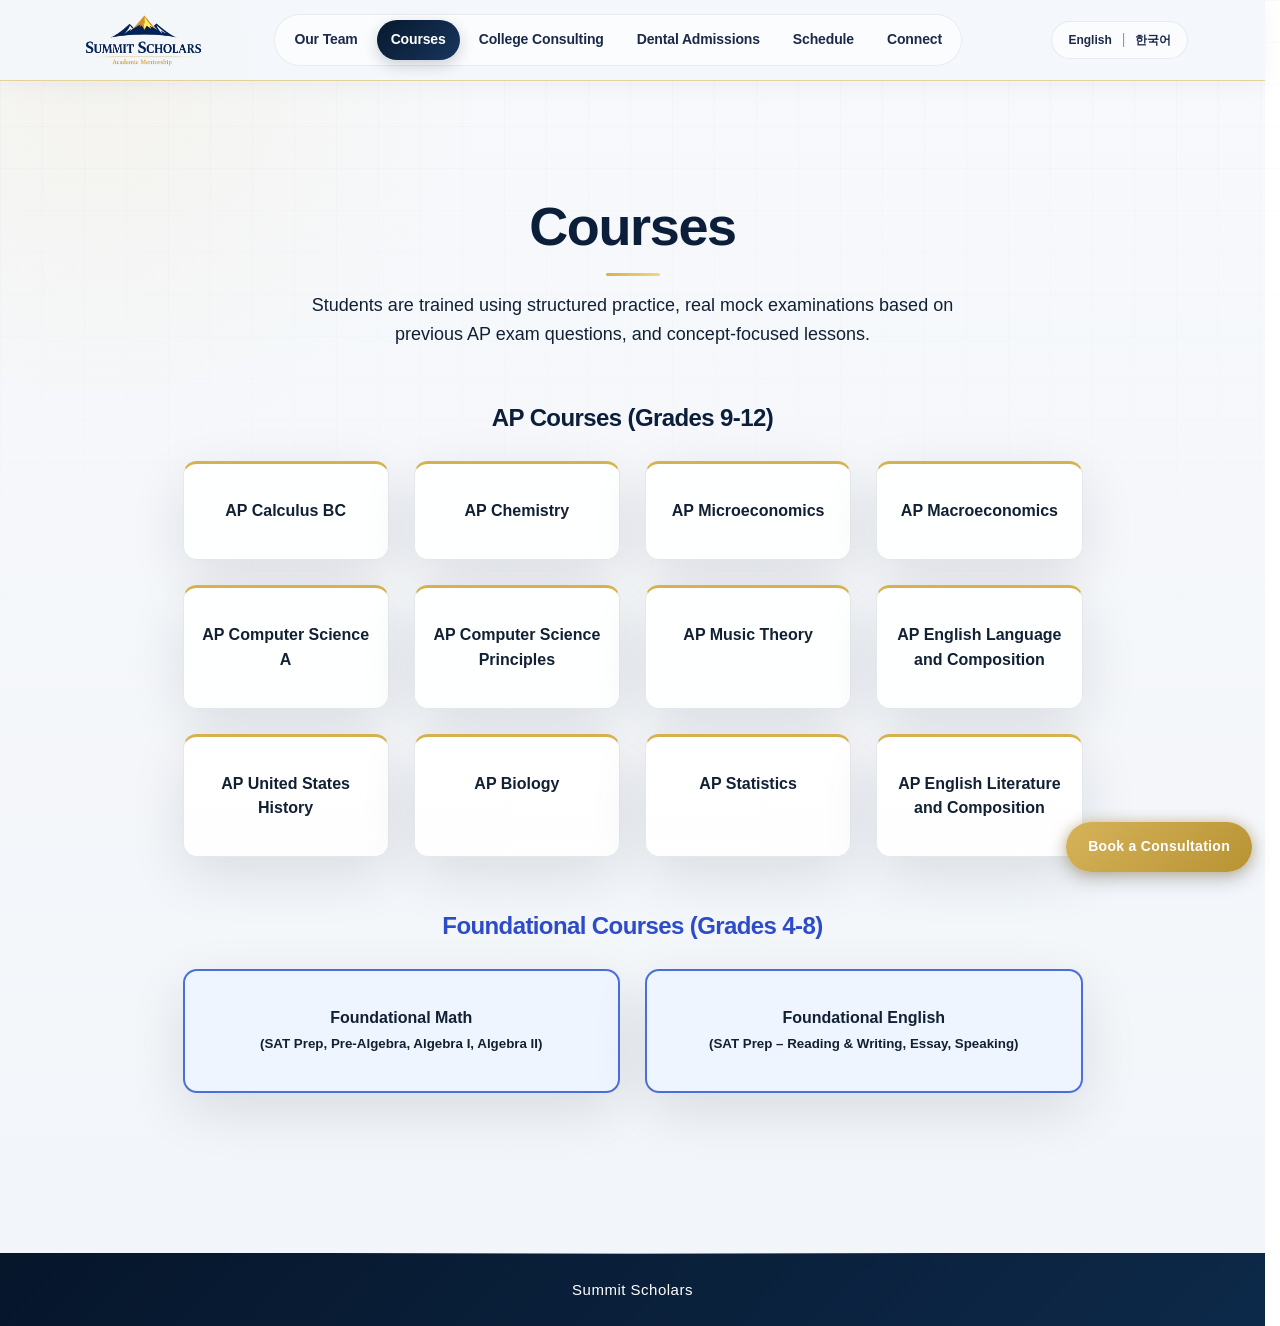
<file: courses.html>
<!DOCTYPE html>
<html lang="en">

<head>
<meta charset="UTF-8">
<meta name="viewport" content="width=device-width, initial-scale=1.0">
<title>Courses</title>
<link rel="stylesheet" href="style.css">
<link rel="stylesheet" href="premium.css">
</head>

<body data-page="courses">
<a class="skip-link" href="#main-content" data-i18n="skip_content">Skip to main content</a>

<header>

<a href="index.html" class="logo">
<img src="summit-logo.png" class="logo-img" alt="Summit Scholars Logo">
</a>

<button class="nav-toggle" type="button" aria-controls="site-nav" aria-expanded="false" aria-label="Open navigation menu"><span></span><span></span><span></span></button>
<nav id="site-nav">
<a href="profile.html" data-i18n="nav_profile">Our Team</a>
<a href="courses.html" data-i18n="nav_courses">Courses</a>
<a href="consulting.html" data-i18n="nav_consulting">College Consulting</a>
<a href="dental.html" data-i18n="nav_dental">Dental Admissions</a>
<a href="schedule.html" data-i18n="nav_schedule">Schedule</a>
<a href="connect.html" data-i18n="nav_connect">Connect</a>
</nav>

<div class="lang-switch">
<a href="#" data-language="en">English</a>
<span class="lang-separator">|</span>
<a href="#" data-language="ko">한국어</a>
</div>

</header>

<main id="main-content" class="courses-page">

<h1 data-i18n="courses_title">Courses</h1>

<p class="courses-intro reveal reveal-delay-1" data-i18n="courses_intro">
Students are trained using structured practice, real mock examinations based on
previous AP exam questions, and concept-focused lessons designed to guide students
toward strong academic performance.
</p>

<h2 class="course-section-title" data-i18n="ap_courses">AP Courses (Grades 9-12)</h2>

<div class="course-grid">

<div class="course-box reveal-card reveal-delay-1" data-i18n="course_calc">AP Calculus BC</div>
<div class="course-box reveal-card reveal-delay-2" data-i18n="course_chem">AP Chemistry</div>
<div class="course-box reveal-card reveal-delay-3" data-i18n="course_micro">AP Microeconomics</div>
<div class="course-box reveal-card reveal-delay-4" data-i18n="course_macro">AP Macroeconomics</div>
<div class="course-box reveal-card reveal-delay-1" data-i18n="course_csa">AP Computer Science A</div>
<div class="course-box reveal-card reveal-delay-2" data-i18n="course_csp">AP Computer Science Principles</div>
<div class="course-box reveal-card reveal-delay-3" data-i18n="course_music">AP Music Theory</div>
<div class="course-box reveal-card reveal-delay-4" data-i18n="course_lang">AP English Language and Composition</div>
<div class="course-box reveal-card reveal-delay-1" data-i18n="course_ush">AP United States History</div>
<div class="course-box reveal-card reveal-delay-2" data-i18n="course_bio">AP Biology</div>
<div class="course-box reveal-card reveal-delay-3" data-i18n="course_stats">AP Statistics</div>
<div class="course-box reveal-card reveal-delay-4" data-i18n="course_lit">AP English Literature and Composition</div>

</div>

<h2 class="course-section-title foundation-title" data-i18n="foundational">Foundational Courses (Grades 4-8)</h2>

<div class="course-grid foundation-grid">

<div class="course-box reveal-card reveal-delay-1" data-i18n="course_foundation_math">Foundational Math<br><small>(SAT Prep, Pre‑Algebra, Algebra I, Algebra II)</small></div>
<div class="course-box reveal-card reveal-delay-2" data-i18n="course_foundation_english">Foundational English<br><small>(SAT Prep – Reading &amp; Writing, Essay, Speaking)</small></div>

</div>


</main>

<footer>
<p>Summit Scholars</p>
</footer>

<script src="main.js"></script>
<script src="lang.js"></script>
<script src="premium.js"></script>

</body>
</html>
</file>
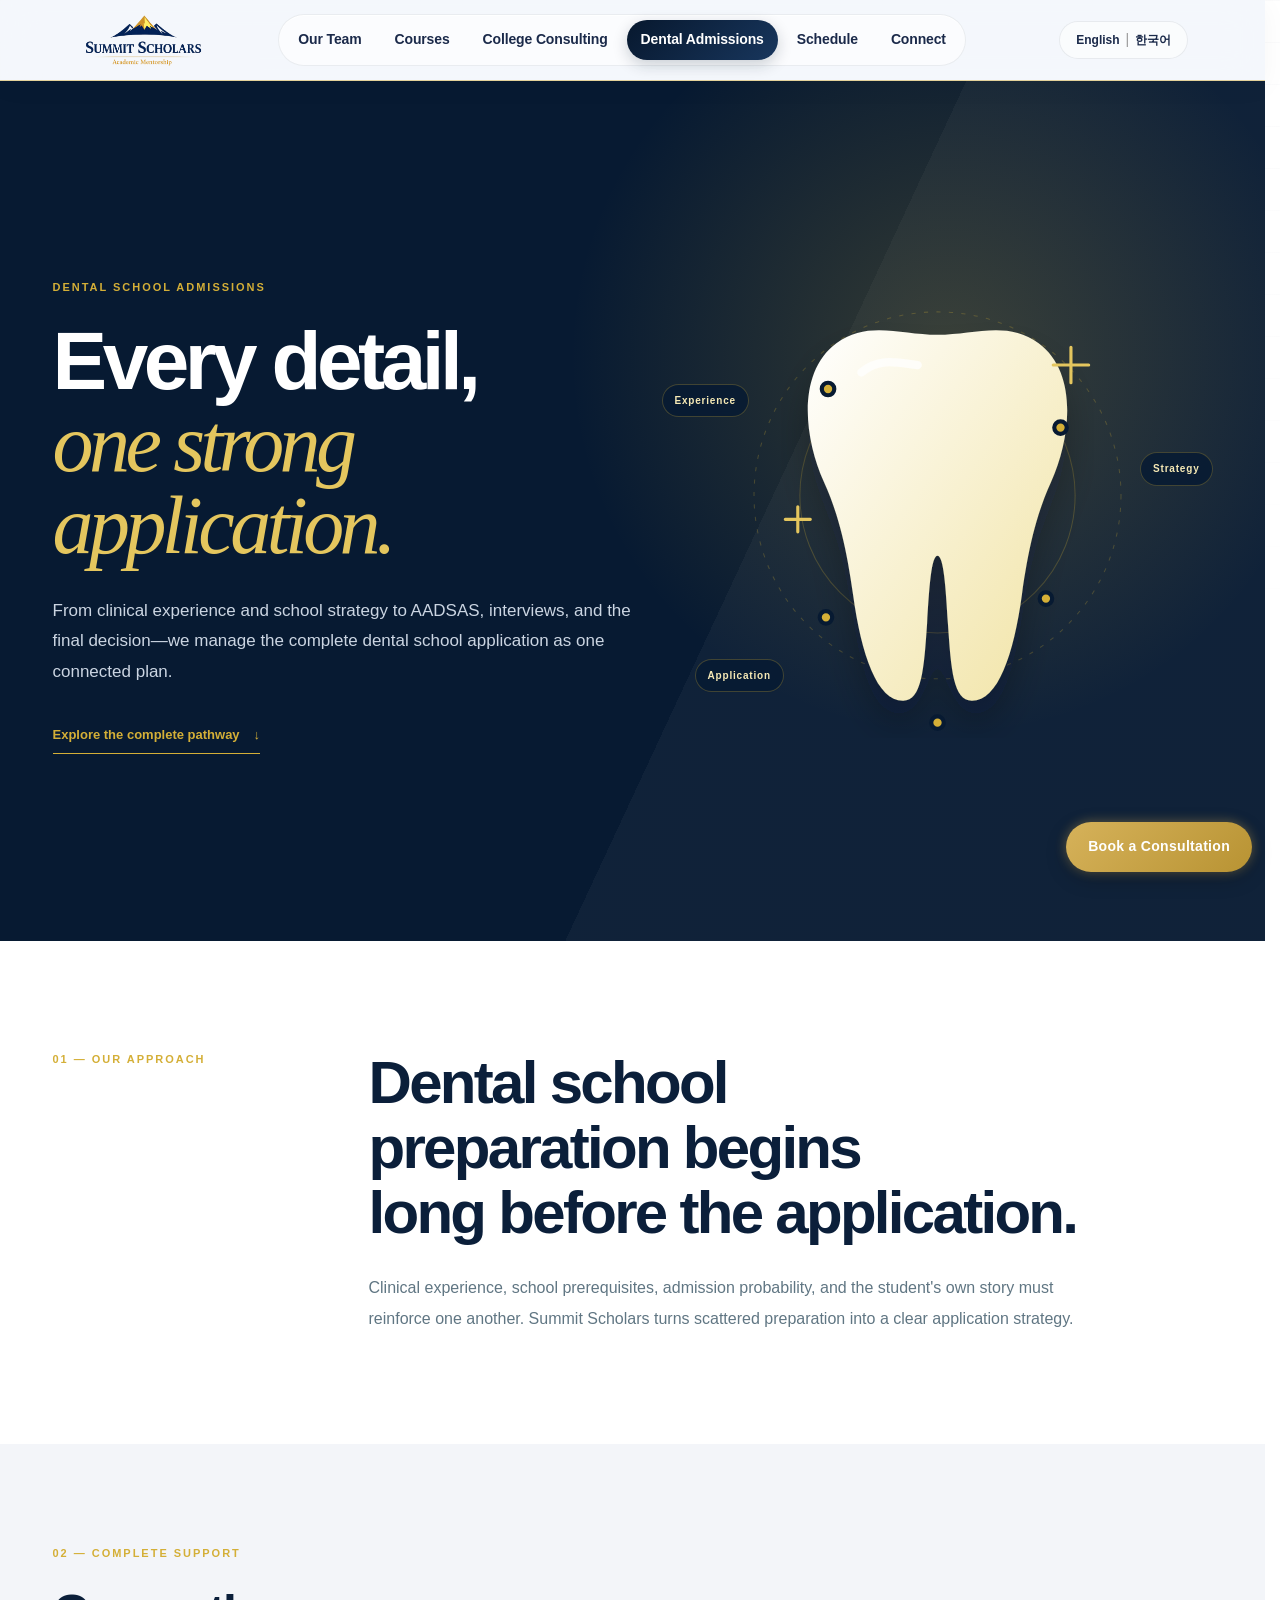
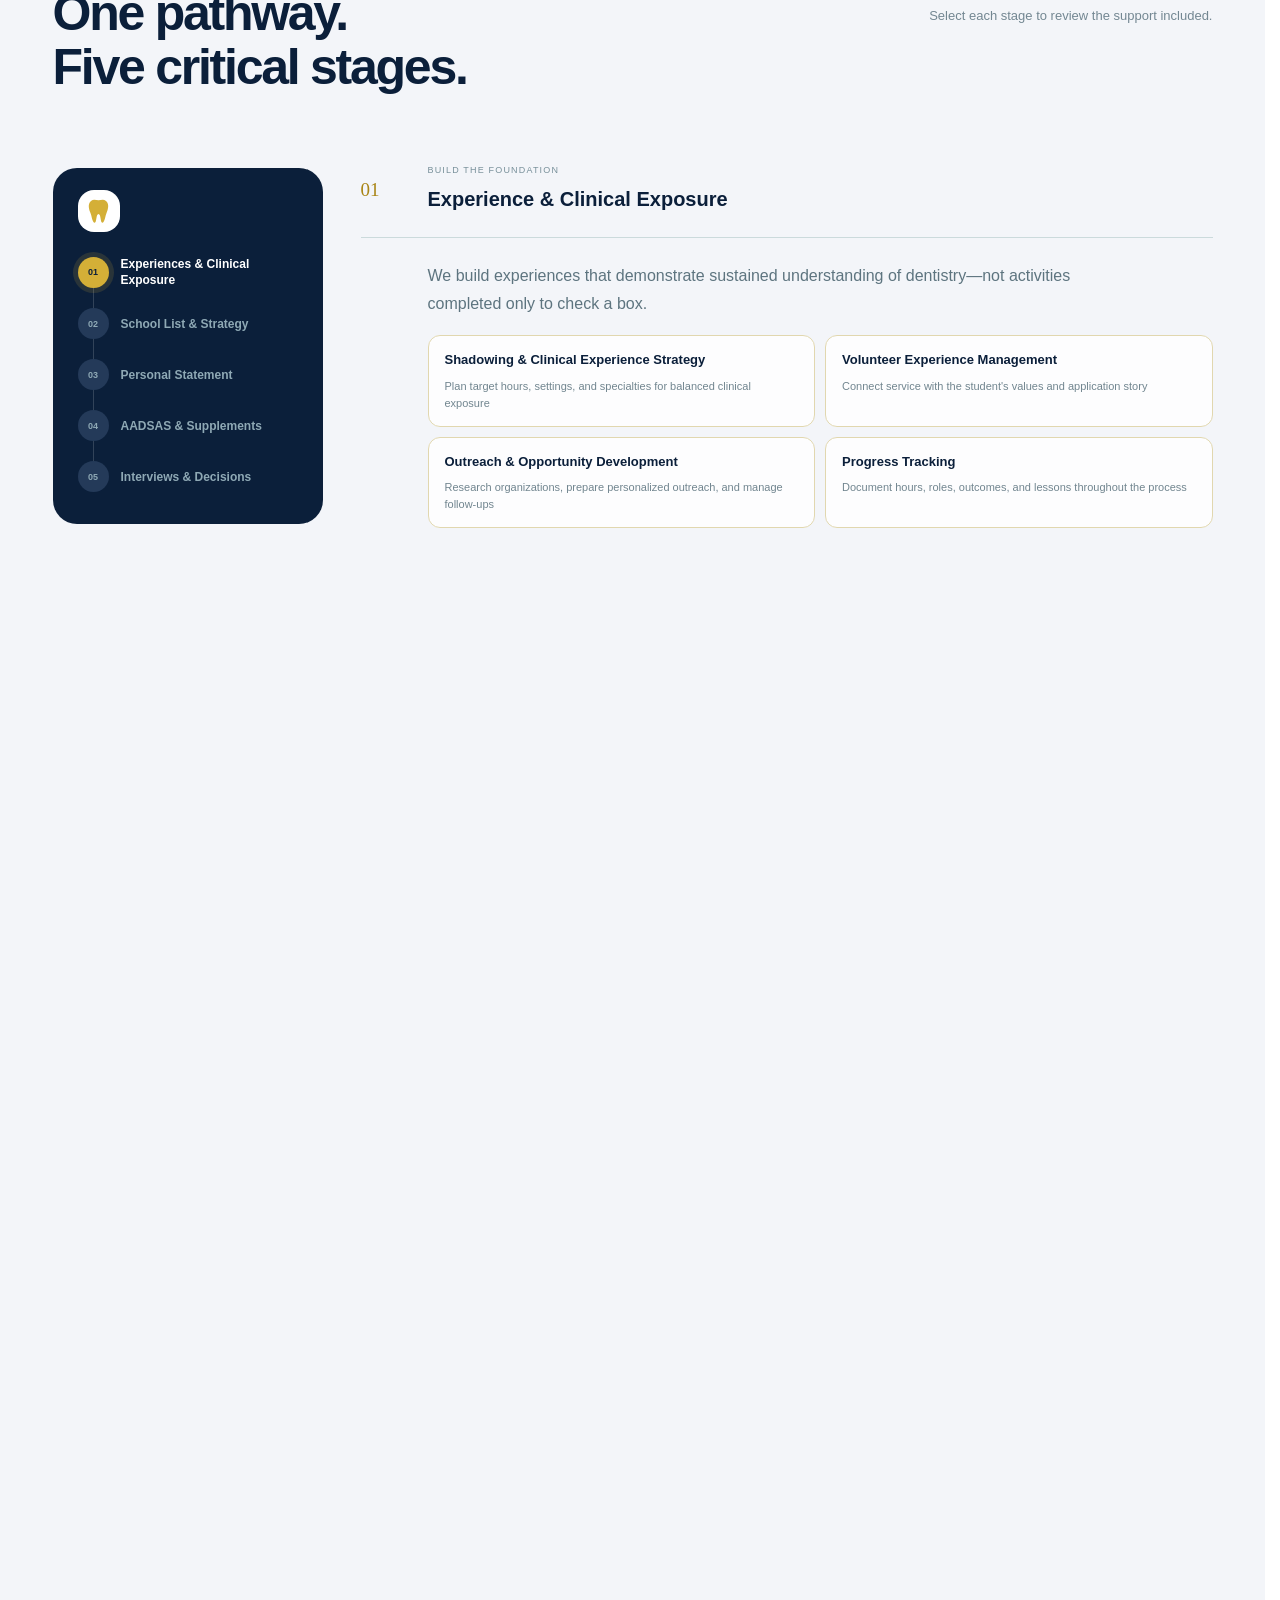
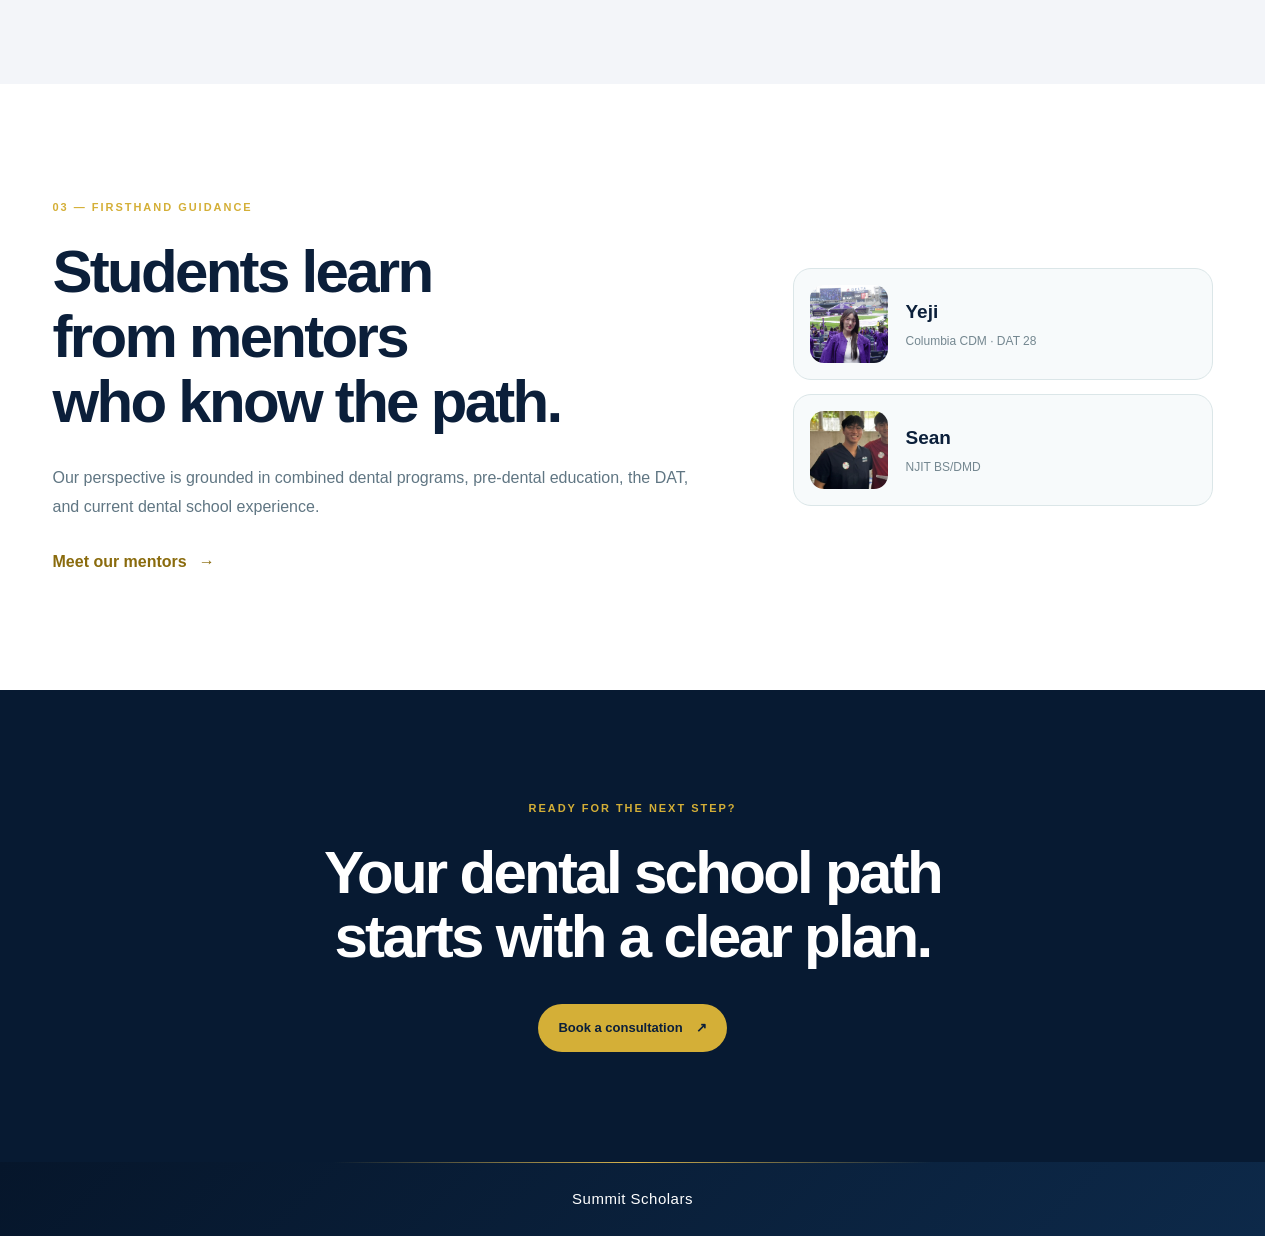
<file: dental.html>
<!DOCTYPE html>
<html lang="en">
<head>
<meta charset="UTF-8">
<meta name="viewport" content="width=device-width, initial-scale=1.0">
<title>Dental School Admissions | Summit Scholars</title>
<link rel="stylesheet" href="style.css">
<link rel="stylesheet" href="premium.css">
</head>

<body data-page="dental">
<a class="skip-link" href="#main-content" data-i18n="skip_content">Skip to main content</a>
<header>
<a href="index.html" class="logo"><img src="summit-logo.png" class="logo-img" alt="Summit Scholars Logo"></a>
<button class="nav-toggle" type="button" aria-controls="site-nav" aria-expanded="false" aria-label="Open navigation menu"><span></span><span></span><span></span></button>
<nav id="site-nav">
<a href="profile.html" data-i18n="nav_profile">Our Team</a>
<a href="courses.html" data-i18n="nav_courses">Courses</a>
<a href="consulting.html" data-i18n="nav_consulting">College Consulting</a>
<a href="dental.html" data-i18n="nav_dental">Dental Admissions</a>
<a href="schedule.html" data-i18n="nav_schedule">Schedule</a>
<a href="connect.html" data-i18n="nav_connect">Connect</a>
</nav>
<div class="lang-switch"><a href="#" data-language="en">English</a><span class="lang-separator">|</span><a href="#" data-language="ko">한국어</a></div>
</header>

<main id="main-content" class="dental-page">
<section class="dental-hero">
<div class="dental-shell dental-hero-grid">
<div class="dental-hero-copy">
<p class="dental-eyebrow" data-i18n="dental_eyebrow">DENTAL SCHOOL ADMISSIONS</p>
<h1 data-i18n="dental_hero_title">Every detail,<br><em>one strong application.</em></h1>
<p data-i18n="dental_hero_text">From clinical experience and school strategy to AADSAS, interviews, and the final decision—we manage the complete dental school application as one connected plan.</p>
<a class="dental-hero-link" href="#dental-pathway"><span data-i18n="dental_explore">Explore the complete pathway</span> <span aria-hidden="true">↓</span></a>
</div>
<div class="dental-hero-art" aria-hidden="true">
<svg viewBox="0 0 420 470" role="presentation">
<defs><linearGradient id="tooth-fill" x1="0" y1="0" x2="1" y2="1"><stop offset="0" stop-color="#ffffff"/><stop offset="1" stop-color="#f1e3a3"/></linearGradient><filter id="tooth-shadow"><feDropShadow dx="0" dy="22" stdDeviation="18" flood-color="#001126" flood-opacity=".28"/></filter></defs>
<circle cx="210" cy="220" r="176" class="tooth-orbit"/><circle cx="210" cy="220" r="132" class="tooth-orbit tooth-orbit--inner"/>
<path class="tooth-shape" filter="url(#tooth-shadow)" fill="url(#tooth-fill)" d="M113 74c30-22 62-8 97-8s67-14 97 8c38 28 31 91 12 133-15 33-22 66-28 108-8 58-23 102-48 102-18 0-20-30-23-74-2-34-4-65-10-65s-8 31-10 65c-3 44-5 74-23 74-25 0-40-44-48-102-6-42-13-75-28-108-19-42-26-105 12-133Z"/>
<path class="tooth-shine" d="M137 102c18-15 36-9 54-7"/><g class="tooth-spark"><path d="M338 78v34M321 95h34"/><path d="M76 231v24M64 243h24"/></g>
<g class="tooth-markers"><circle cx="105" cy="118" r="6"/><circle cx="328" cy="155" r="6"/><circle cx="314" cy="319" r="6"/><circle cx="103" cy="337" r="6"/><circle cx="210" cy="438" r="6"/></g>
</svg>
<span class="dental-art-label dental-art-label--one" data-i18n="dental_art_experience">Experience</span><span class="dental-art-label dental-art-label--two" data-i18n="dental_art_strategy">Strategy</span><span class="dental-art-label dental-art-label--three" data-i18n="dental_art_application">Application</span>
</div>
</div>
</section>

<section class="dental-intro">
<div class="dental-shell">
<span data-i18n="dental_approach_kicker">01 — OUR APPROACH</span>
<div><h2 data-i18n="dental_approach_title">Dental school preparation begins<br>long before the application.</h2><p data-i18n="dental_approach_text">Clinical experience, school prerequisites, admission probability, and the student's own story must reinforce one another. Summit Scholars turns scattered preparation into a clear application strategy.</p></div>
</div>
</section>

<section class="dental-pathway" id="dental-pathway">
<div class="dental-shell">
<div class="dental-pathway-heading"><div><span data-i18n="dental_support_kicker">02 — COMPLETE SUPPORT</span><h2 data-i18n="dental_support_title">One pathway.<br>Five critical stages.</h2></div><p data-i18n="dental_support_hint">Select each stage to review the support included.</p></div>
<div class="dental-pathway-layout">
<aside class="dental-progress" aria-label="Application pathway progress">
<div class="dental-mini-tooth" aria-hidden="true"><svg viewBox="0 0 40 44"><path d="M8 5c4-3 8-1 12-1s8-2 12 1c6 5 3 14 1 19-2 4-3 16-7 16-3 0-2-14-6-14s-3 14-6 14c-4 0-5-12-7-16C5 19 2 10 8 5Z"/></svg></div>
<ol><li class="is-current"><button type="button" data-stage="0"><b>01</b><span data-i18n="dental_nav_1">Experiences &amp; Clinical Exposure</span></button></li><li><button type="button" data-stage="1"><b>02</b><span data-i18n="dental_nav_2">School List &amp; Strategy</span></button></li><li><button type="button" data-stage="2"><b>03</b><span data-i18n="dental_nav_3">Personal Statement</span></button></li><li><button type="button" data-stage="3"><b>04</b><span data-i18n="dental_nav_4">AADSAS &amp; Supplements</span></button></li><li><button type="button" data-stage="4"><b>05</b><span data-i18n="dental_nav_5">Interviews &amp; Decisions</span></button></li></ol>
</aside>
<div class="dental-stage-list">
<details class="dental-stage" open>
<summary><span class="dental-stage-number">01</span><span class="dental-stage-title"><small data-i18n="dental_s1_kicker">BUILD THE FOUNDATION</small><strong data-i18n="dental_s1_title">Experience &amp; Clinical Exposure</strong></span><span class="dental-stage-toggle" aria-hidden="true"></span></summary>
<div class="dental-stage-content"><p data-i18n="dental_s1_intro">We build experiences that demonstrate sustained understanding of dentistry—not activities completed only to check a box.</p><ul><li><strong data-i18n="dental_s1_i1">Shadowing &amp; Clinical Experience Strategy</strong><span data-i18n="dental_s1_i1_text">Plan target hours, settings, and specialties for balanced clinical exposure</span></li><li><strong data-i18n="dental_s1_i2">Volunteer Experience Management</strong><span data-i18n="dental_s1_i2_text">Connect service with the student's values and application story</span></li><li><strong data-i18n="dental_s1_i3">Outreach &amp; Opportunity Development</strong><span data-i18n="dental_s1_i3_text">Research organizations, prepare personalized outreach, and manage follow-ups</span></li><li><strong data-i18n="dental_s1_i4">Progress Tracking</strong><span data-i18n="dental_s1_i4_text">Document hours, roles, outcomes, and lessons throughout the process</span></li></ul></div>
</details>
<details class="dental-stage">
<summary><span class="dental-stage-number">02</span><span class="dental-stage-title"><small data-i18n="dental_s2_kicker">FIND THE RIGHT FIT</small><strong data-i18n="dental_s2_title">School Selection &amp; Application Strategy</strong></span><span class="dental-stage-toggle" aria-hidden="true"></span></summary>
<div class="dental-stage-content"><p data-i18n="dental_s2_intro">We build a realistic, balanced strategy based on the student's academic profile and goals—not rankings alone.</p><ul><li><strong data-i18n="dental_s2_i1">Build the School List</strong><span data-i18n="dental_s2_i1_text">Create a balanced list reflecting goals and competitiveness</span></li><li><strong data-i18n="dental_s2_i2">Verify Prerequisites</strong><span data-i18n="dental_s2_i2_text">Review required courses, credits, tests, and school-specific policies</span></li><li><strong data-i18n="dental_s2_i3">Assess Competitiveness</strong><span data-i18n="dental_s2_i3_text">Evaluate GPA, DAT, experiences, and each school's profile together</span></li><li><strong data-i18n="dental_s2_i4">Application Timeline</strong><span data-i18n="dental_s2_i4_text">Plan preparation and submission around rolling admissions</span></li></ul></div>
</details>
<details class="dental-stage">
<summary><span class="dental-stage-number">03</span><span class="dental-stage-title"><small data-i18n="dental_s3_kicker">SHAPE YOUR STORY</small><strong data-i18n="dental_s3_title">Personal Statement Development</strong></span><span class="dental-stage-toggle" aria-hidden="true"></span></summary>
<div class="dental-stage-content"><p data-i18n="dental_s3_intro">We uncover the student's own answer to 'Why dentistry?' and shape it into a clear narrative connecting experience, values, and goals.</p><ul><li><strong data-i18n="dental_s3_i1">Personal Statement Planning</strong><span data-i18n="dental_s3_i1_text">Define the central message and differentiating qualities</span></li><li><strong data-i18n="dental_s3_i2">Narrative Structure</strong><span data-i18n="dental_s3_i2_text">Connect experiences, motivation, growth, and future goals</span></li><li><strong data-i18n="dental_s3_i3">Drafting Guidance</strong><span data-i18n="dental_s3_i3_text">Develop structure and language while preserving the student's voice</span></li><li><strong data-i18n="dental_s3_i4">Revision &amp; Final Draft</strong><span data-i18n="dental_s3_i4_text">Refine content, flow, and expression through structured revisions</span></li></ul></div>
</details>
<details class="dental-stage">
<summary><span class="dental-stage-number">04</span><span class="dental-stage-title"><small data-i18n="dental_s4_kicker">EXECUTE WITH PRECISION</small><strong data-i18n="dental_s4_title">AADSAS &amp; Supplemental Applications</strong></span><span class="dental-stage-toggle" aria-hidden="true"></span></summary>
<div class="dental-stage-content"><p data-i18n="dental_s4_intro">We organize a process with many sections and deadlines so every submission is accurate, complete, and aligned around one message.</p><ul><li><strong data-i18n="dental_s4_i1">AADSAS Review</strong><span data-i18n="dental_s4_i1_text">Check accuracy and consistency across the complete application</span></li><li><strong data-i18n="dental_s4_i2">Activities &amp; Experiences</strong><span data-i18n="dental_s4_i2_text">Describe roles, contributions, growth, and impact clearly</span></li><li><strong data-i18n="dental_s4_i3">Recommendation Letters</strong><span data-i18n="dental_s4_i3_text">Plan recommenders, request timing, and submission tracking</span></li><li><strong data-i18n="dental_s4_i4">Supplemental Essay Review</strong><span data-i18n="dental_s4_i4_text">Develop responses tailored to each school's values and questions</span></li><li><strong data-i18n="dental_s4_i5">Submission &amp; Deadline Management</strong><span data-i18n="dental_s4_i5_text">Track deadlines, additional requests, and application status</span></li></ul></div>
</details>
<details class="dental-stage">
<summary><span class="dental-stage-number">05</span><span class="dental-stage-title"><small data-i18n="dental_s5_kicker">FINISH STRONG</small><strong data-i18n="dental_s5_title">Interviews &amp; Post-Acceptance Decisions</strong></span><span class="dental-stage-toggle" aria-hidden="true"></span></summary>
<div class="dental-stage-content"><p data-i18n="dental_s5_intro">From interview invitations through the final decision, we prepare the right message and decision criteria for each situation.</p><ul><li><strong data-i18n="dental_s5_i1">School-Specific Interview Preparation</strong><span data-i18n="dental_s5_i1_text">Prepare for each school's format, values, and likely questions</span></li><li><strong data-i18n="dental_s5_i2">Mock Interview</strong><span data-i18n="dental_s5_i2_text">Improve answers through realistic practice and specific feedback</span></li><li><strong data-i18n="dental_s5_i3">Update Letter &amp; Letter of Intent</strong><span data-i18n="dental_s5_i3_text">Communicate new achievements and continued interest strategically</span></li><li><strong data-i18n="dental_s5_i4">Waitlist Strategy</strong><span data-i18n="dental_s5_i4_text">Plan follow-up based on each school's policies and situation</span></li><li><strong data-i18n="dental_s5_i5">Final School Decision</strong><span data-i18n="dental_s5_i5_text">Compare education, cost, environment, and career goals</span></li></ul></div>
</details>
</div>
</div>
</div>
</section>

<section class="dental-mentors">
<div class="dental-shell"><div class="dental-mentor-copy"><span data-i18n="dental_mentors_kicker">03 — FIRSTHAND GUIDANCE</span><h2 data-i18n="dental_mentors_title">Students learn from mentors<br>who know the path.</h2><p data-i18n="dental_mentors_text">Our perspective is grounded in combined dental programs, pre-dental education, the DAT, and current dental school experience.</p><a href="profile.html"><span data-i18n="dental_mentors_link">Meet our mentors</span> <span aria-hidden="true">→</span></a></div><div class="dental-mentor-stack"><article><img src="yeji_profile.jpeg" alt="Yeji"><div><strong>Yeji</strong><span>Columbia CDM · DAT 28</span></div></article><article><img src="sean_profile.png" alt="Sean"><div><strong>Sean</strong><span>NJIT BS/DMD</span></div></article></div></div>
</section>

<section class="dental-cta"><div class="dental-shell"><span data-i18n="dental_cta_kicker">READY FOR THE NEXT STEP?</span><h2 data-i18n="dental_cta_title">Your dental school path<br>starts with a clear plan.</h2><a href="schedule.html"><span data-i18n="dental_cta_button">Book a consultation</span> <span aria-hidden="true">↗</span></a></div></section>
</main>

<footer class="footer--flush"><p>Summit Scholars</p></footer>
<script src="main.js"></script><script src="lang.js"></script><script src="premium.js"></script><script src="dental.js"></script>
</body>
</html>
</file>
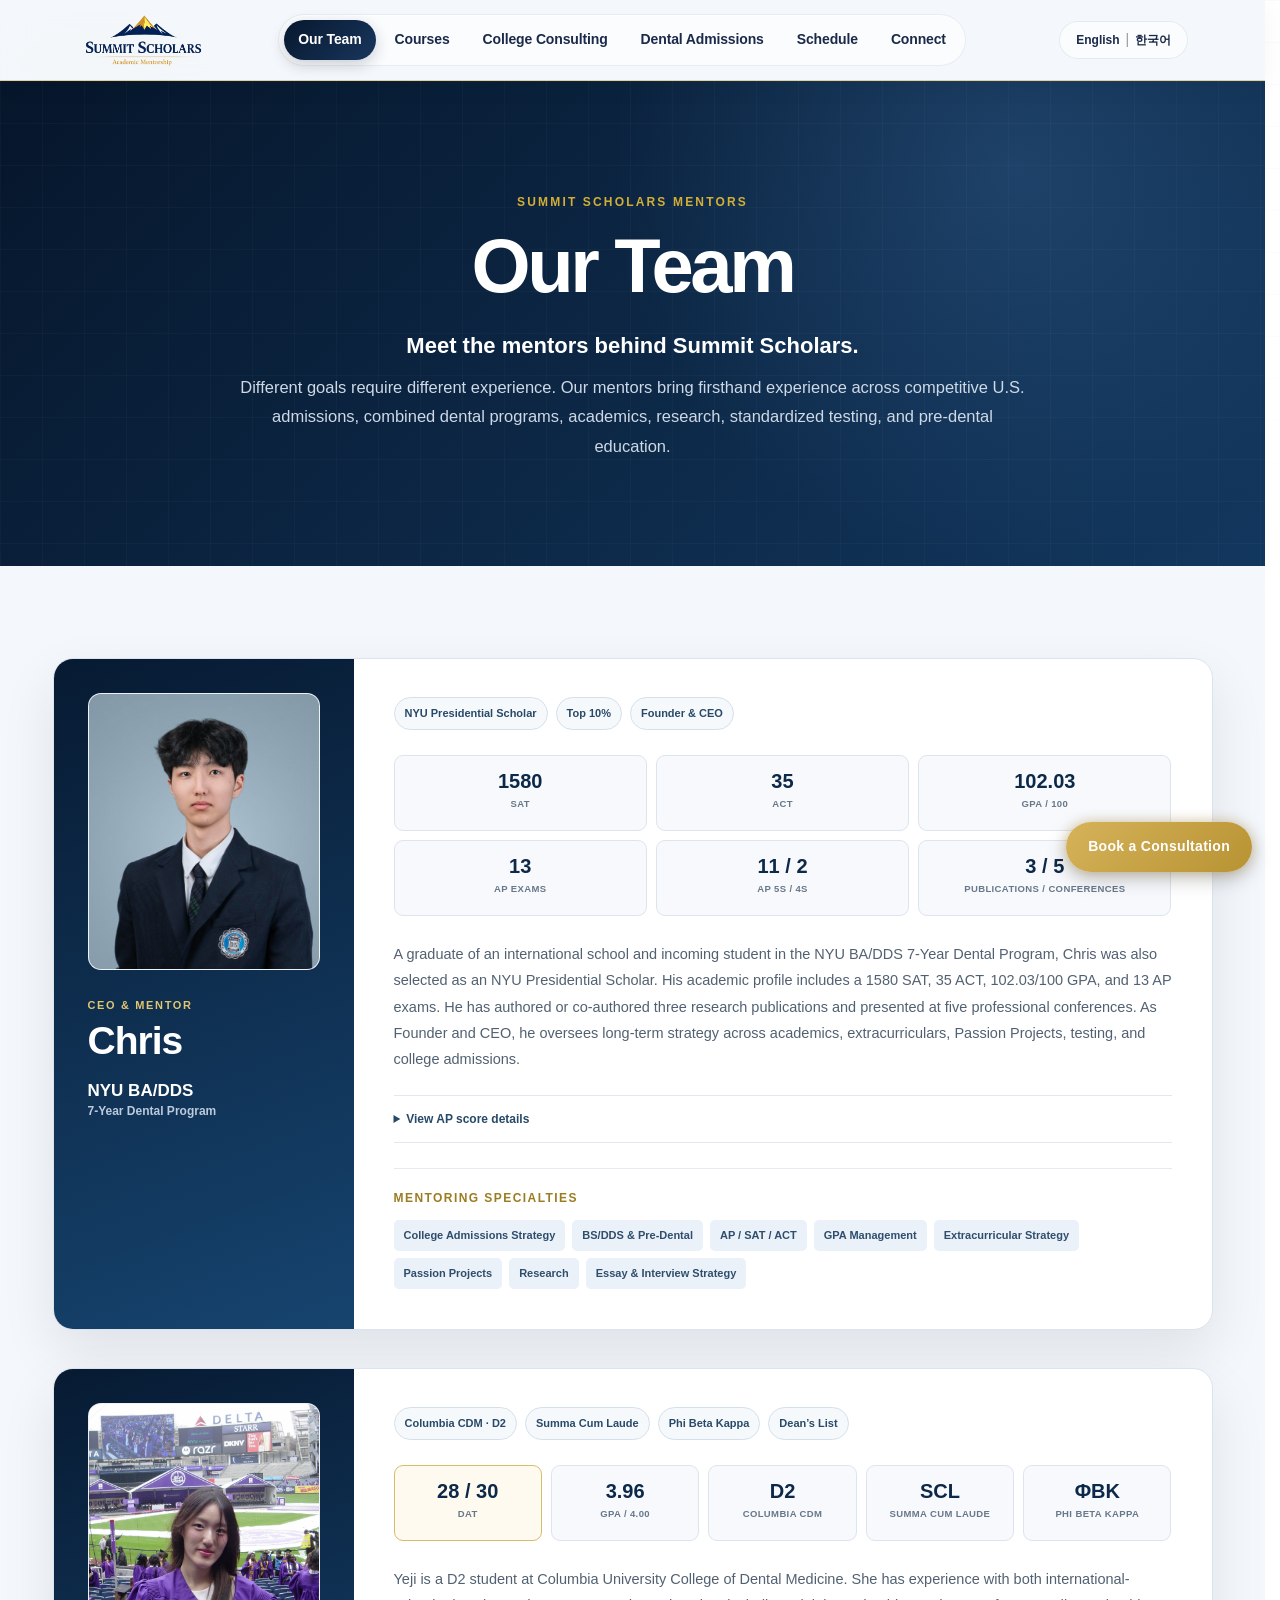
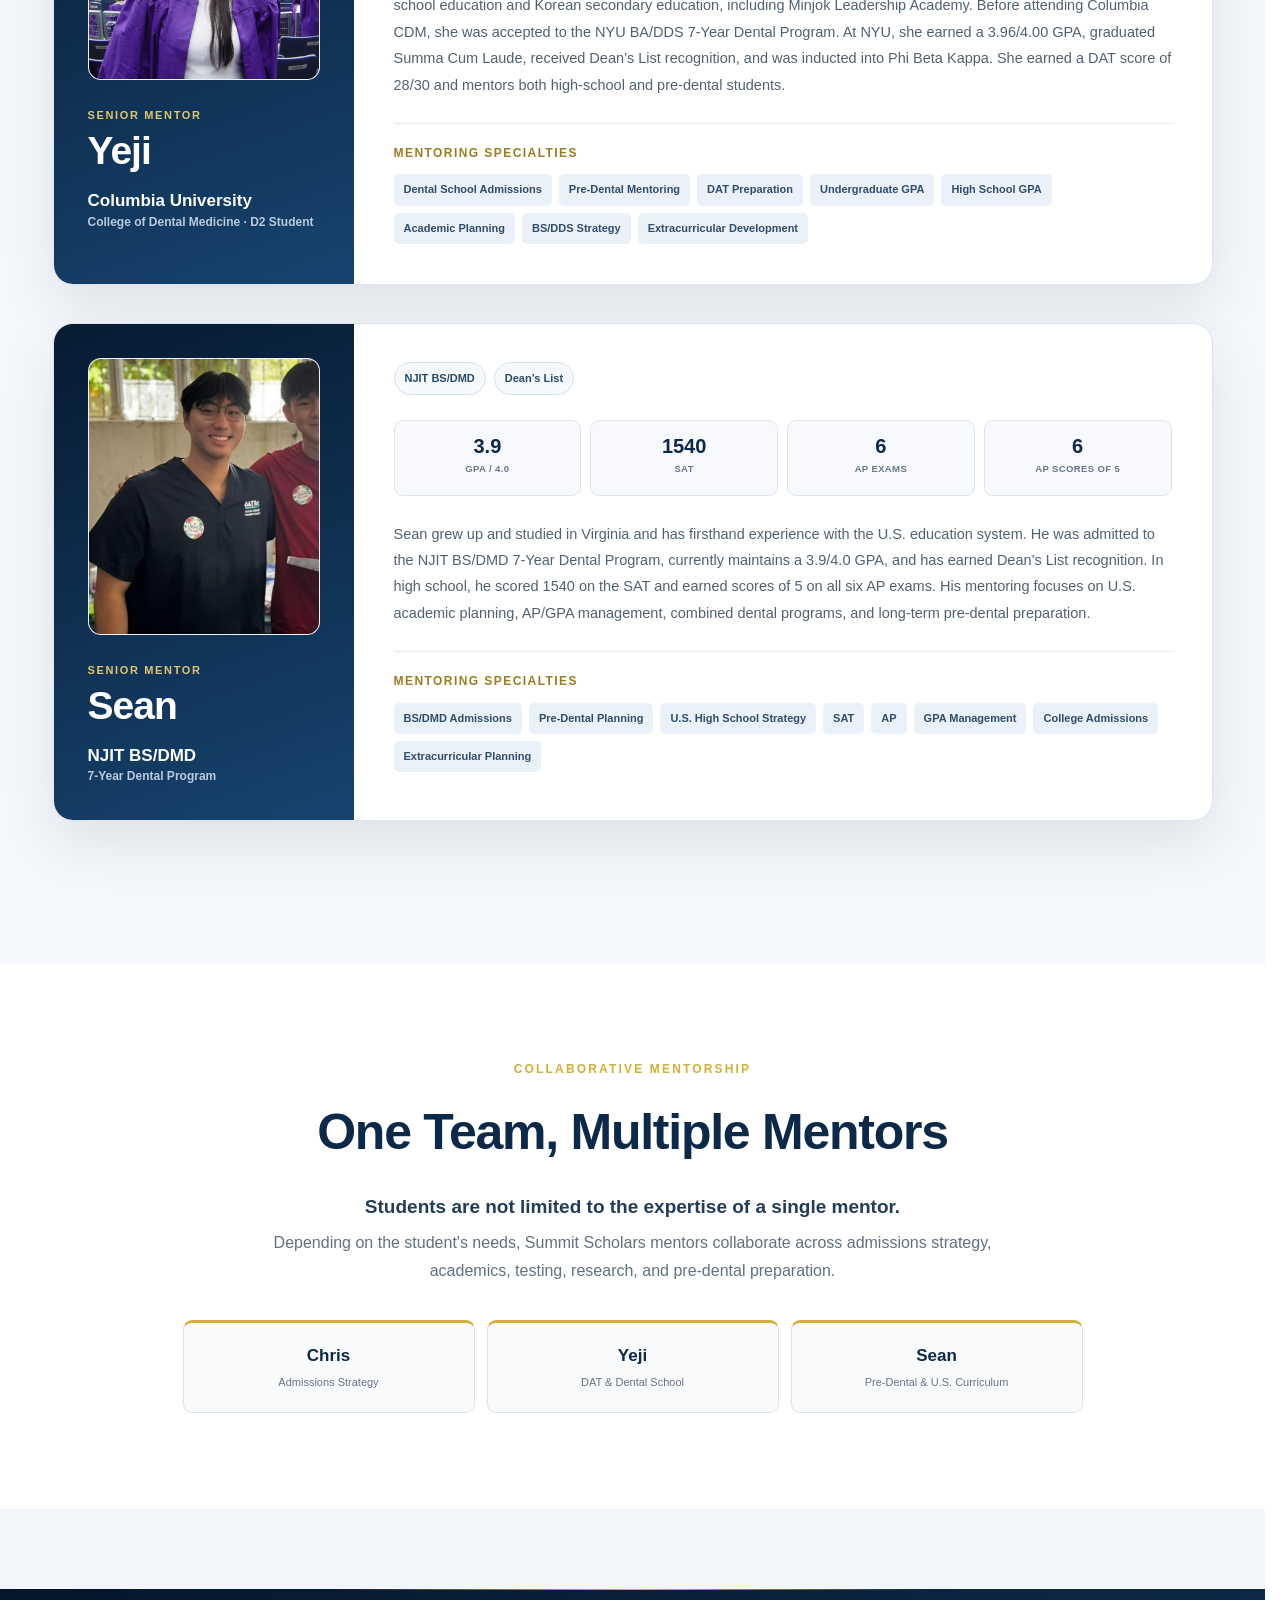
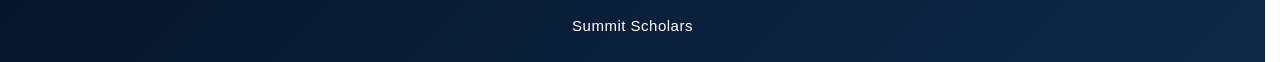
<file: profile.html>
<!DOCTYPE html>
<html lang="en">
<head>
<meta charset="UTF-8">
<meta name="viewport" content="width=device-width, initial-scale=1.0">
<title>Our Team | Summit Scholars</title>
<link rel="stylesheet" href="style.css">
<link rel="stylesheet" href="premium.css">
</head>
<body data-page="profile">
<a class="skip-link" href="#main-content" data-i18n="skip_content">Skip to main content</a>
<header>
<a href="index.html" class="logo"><img src="summit-logo.png" class="logo-img" alt="Summit Scholars Logo"></a>
<button class="nav-toggle" type="button" aria-controls="site-nav" aria-expanded="false" aria-label="Open navigation menu"><span></span><span></span><span></span></button>
<nav id="site-nav">
<a href="profile.html" data-i18n="nav_profile">Our Team</a>
<a href="courses.html" data-i18n="nav_courses">Courses</a>
<a href="consulting.html" data-i18n="nav_consulting">College Consulting</a>
<a href="dental.html" data-i18n="nav_dental">Dental Admissions</a>
<a href="schedule.html" data-i18n="nav_schedule">Schedule</a>
<a href="connect.html" data-i18n="nav_connect">Connect</a>
</nav>
<div class="lang-switch"><a href="#" data-language="en">English</a><span class="lang-separator">|</span><a href="#" data-language="ko">한국어</a></div>
</header>

<main id="main-content" class="team-page">
<section class="team-hero">
<div class="team-inner team-hero-inner">
<p class="team-kicker" data-i18n="team_kicker">SUMMIT SCHOLARS MENTORS</p>
<h1 data-i18n="profile_title">Our Team</h1>
<p class="team-lead" data-i18n="team_lead">Meet the mentors behind Summit Scholars.</p>
<p class="team-intro" data-i18n="profile_intro1">Different goals require different experience. Our mentors bring firsthand experience across competitive U.S. admissions, combined dental programs, academics, research, standardized testing, and pre-dental education.</p>
</div>
</section>

<section class="team-profiles">
<div class="team-inner">

<article class="mentor-card reveal-card" id="chris">
<div class="mentor-visual">
<div class="mentor-photo"><img src="photo.png" alt="Chris, CEO and Mentor"></div>
<p class="mentor-role" data-i18n="chris_role">CEO &amp; Mentor</p>
<h2>Chris</h2>
<p class="mentor-program">NYU BA/DDS <span data-i18n="seven_year_dental">7-Year Dental Program</span></p>
</div>
<div class="mentor-details">
<div class="mentor-highlights">
<span data-i18n="chris_presidential">NYU Presidential Scholar</span><span>Top 10%</span><span data-i18n="chris_founder">Founder &amp; CEO</span>
</div>
<div class="mentor-stats" aria-label="Chris academic profile">
<div><strong>1580</strong><span>SAT</span></div><div><strong>35</strong><span>ACT</span></div><div><strong>102.03</strong><span>GPA / 100</span></div><div><strong>13</strong><span>AP Exams</span></div><div><strong>11 / 2</strong><span data-i18n="chris_ap_split">AP 5s / 4s</span></div><div><strong>3 / 5</strong><span data-i18n="chris_research_stats">Publications / Conferences</span></div>
</div>
<p class="mentor-bio" data-i18n="chris_bio">A graduate of an international school and incoming student in the NYU BA/DDS 7-Year Dental Program, Chris was also selected as an NYU Presidential Scholar. His academic profile includes a 1580 SAT, 35 ACT, 102.03/100 GPA, and 13 AP exams. He has authored or co-authored three research publications and presented at five professional conferences. As Founder and CEO, he oversees long-term strategy across academics, extracurriculars, Passion Projects, testing, and college admissions.</p>
<details class="mentor-disclosure">
<summary data-i18n="chris_ap_details">View AP score details</summary>
<div class="ap-detail-grid"><span>AP Biology — 5</span><span>AP Statistics — 5</span><span>AP English Literature — 4</span><span>AP Chemistry — 5</span><span>AP English Language — 5</span><span>AP Macroeconomics — 5</span><span>AP Microeconomics — 5</span><span>AP Calculus BC — 5</span><span>AP U.S. History — 4</span><span>AP Psychology — 5</span><span>AP CSP — 5</span><span>AP CSA — 5</span><span>AP Music Theory — 5</span></div>
</details>
<div class="mentor-specialties"><h3 data-i18n="mentoring_specialties">Mentoring Specialties</h3><ul><li data-i18n="sp_college">College Admissions Strategy</li><li data-i18n="sp_combined_dental">BS/DDS &amp; Pre-Dental</li><li>AP / SAT / ACT</li><li data-i18n="sp_gpa">GPA Management</li><li data-i18n="sp_ec">Extracurricular Strategy</li><li data-i18n="sp_passion_project">Passion Projects</li><li data-i18n="sp_research">Research</li><li data-i18n="sp_essay">Essay &amp; Interview Strategy</li></ul></div>
</div>
</article>

<article class="mentor-card reveal-card" id="yeji">
<div class="mentor-visual">
<div class="mentor-photo"><img src="yeji_profile.jpeg" alt="Yeji, Senior Mentor"></div>
<p class="mentor-role" data-i18n="yeji_role">Senior Mentor</p><h2>Yeji</h2>
<p class="mentor-program">Columbia University<br><span data-i18n="yeji_program">College of Dental Medicine · D2 Student</span></p>
</div>
<div class="mentor-details">
<div class="mentor-highlights"><span data-i18n="yeji_cdm">Columbia CDM · D2</span><span data-i18n="summa_cum_laude">Summa Cum Laude</span><span data-i18n="phi_beta_kappa">Phi Beta Kappa</span><span data-i18n="deans_list">Dean’s List</span></div>
<div class="mentor-stats mentor-stats--five" aria-label="Yeji academic profile"><div class="featured-stat"><strong>28 / 30</strong><span>DAT</span></div><div><strong>3.96</strong><span>GPA / 4.00</span></div><div><strong>D2</strong><span>Columbia CDM</span></div><div><strong>SCL</strong><span>Summa Cum Laude</span></div><div><strong>ΦΒΚ</strong><span>Phi Beta Kappa</span></div></div>
<p class="mentor-bio" data-i18n="yeji_bio">Yeji is a D2 student at Columbia University College of Dental Medicine. She has experience with both international-school education and Korean secondary education, including Minjok Leadership Academy. Before attending Columbia CDM, she was accepted to the NYU BA/DDS 7-Year Dental Program. At NYU, she earned a 3.96/4.00 GPA, graduated Summa Cum Laude, received Dean’s List recognition, and was inducted into Phi Beta Kappa. She earned a DAT score of 28/30 and mentors both high-school and pre-dental students.</p>
<div class="mentor-specialties"><h3 data-i18n="mentoring_specialties">Mentoring Specialties</h3><ul><li data-i18n="sp_dental">Dental School Admissions</li><li data-i18n="sp_predental">Pre-Dental Mentoring</li><li data-i18n="sp_dat">DAT Preparation</li><li data-i18n="sp_undergrad_gpa">Undergraduate GPA</li><li data-i18n="sp_highschool_gpa">High School GPA</li><li data-i18n="sp_academic">Academic Planning</li><li data-i18n="sp_combined_strategy">BS/DDS Strategy</li><li data-i18n="sp_ec_development">Extracurricular Development</li></ul></div>
</div>
</article>

<article class="mentor-card reveal-card" id="sean">
<div class="mentor-visual">
<div class="mentor-photo"><img src="sean_profile.png" alt="Sean, Senior Mentor"></div>
<p class="mentor-role" data-i18n="sean_role">Senior Mentor</p><h2>Sean</h2>
<p class="mentor-program">NJIT BS/DMD <span data-i18n="seven_year_dental">7-Year Dental Program</span></p>
</div>
<div class="mentor-details">
<div class="mentor-highlights"><span>NJIT BS/DMD</span><span data-i18n="deans_list">Dean’s List</span></div>
<div class="mentor-stats mentor-stats--four" aria-label="Sean academic profile"><div><strong>3.9</strong><span>GPA / 4.0</span></div><div><strong>1540</strong><span>SAT</span></div><div><strong>6</strong><span>AP Exams</span></div><div><strong>6</strong><span data-i18n="sean_ap_fives">AP Scores of 5</span></div></div>
<p class="mentor-bio" data-i18n="sean_bio">Sean grew up and studied in Virginia and has firsthand experience with the U.S. education system. He was admitted to the NJIT BS/DMD 7-Year Dental Program, currently maintains a 3.9/4.0 GPA, and has earned Dean’s List recognition. In high school, he scored 1540 on the SAT and earned scores of 5 on all six AP exams. His mentoring focuses on U.S. academic planning, AP/GPA management, combined dental programs, and long-term pre-dental preparation.</p>
<div class="mentor-specialties"><h3 data-i18n="mentoring_specialties">Mentoring Specialties</h3><ul><li data-i18n="sp_combined_admissions">BS/DMD Admissions</li><li data-i18n="sp_predental_planning">Pre-Dental Planning</li><li data-i18n="sp_us_highschool">U.S. High School Strategy</li><li>SAT</li><li>AP</li><li data-i18n="sp_gpa">GPA Management</li><li data-i18n="sp_college_short">College Admissions</li><li data-i18n="sp_ec_planning">Extracurricular Planning</li></ul></div>
</div>
</article>
</div>
</section>

<section class="team-philosophy">
<div class="team-inner">
<p class="team-kicker" data-i18n="team_philosophy_kicker">COLLABORATIVE MENTORSHIP</p>
<h2 data-i18n="team_philosophy_title">One Team, Multiple Mentors</h2>
<p class="team-philosophy-lead" data-i18n="team_philosophy_lead">Students are not limited to the expertise of a single mentor.</p>
<p data-i18n="team_philosophy_text">Depending on the student's needs, Summit Scholars mentors collaborate across admissions strategy, academics, testing, research, and pre-dental preparation.</p>
<div class="team-collaboration"><div><strong>Chris</strong><span data-i18n="collab_chris">Admissions Strategy</span></div><div><strong>Yeji</strong><span data-i18n="collab_yeji">DAT &amp; Dental School</span></div><div><strong>Sean</strong><span data-i18n="collab_sean">Pre-Dental &amp; U.S. Curriculum</span></div></div>
</div>
</section>
</main>
<footer><p>Summit Scholars</p></footer>
<script src="main.js"></script><script src="lang.js"></script><script src="premium.js"></script>
</body>
</html>
</file>
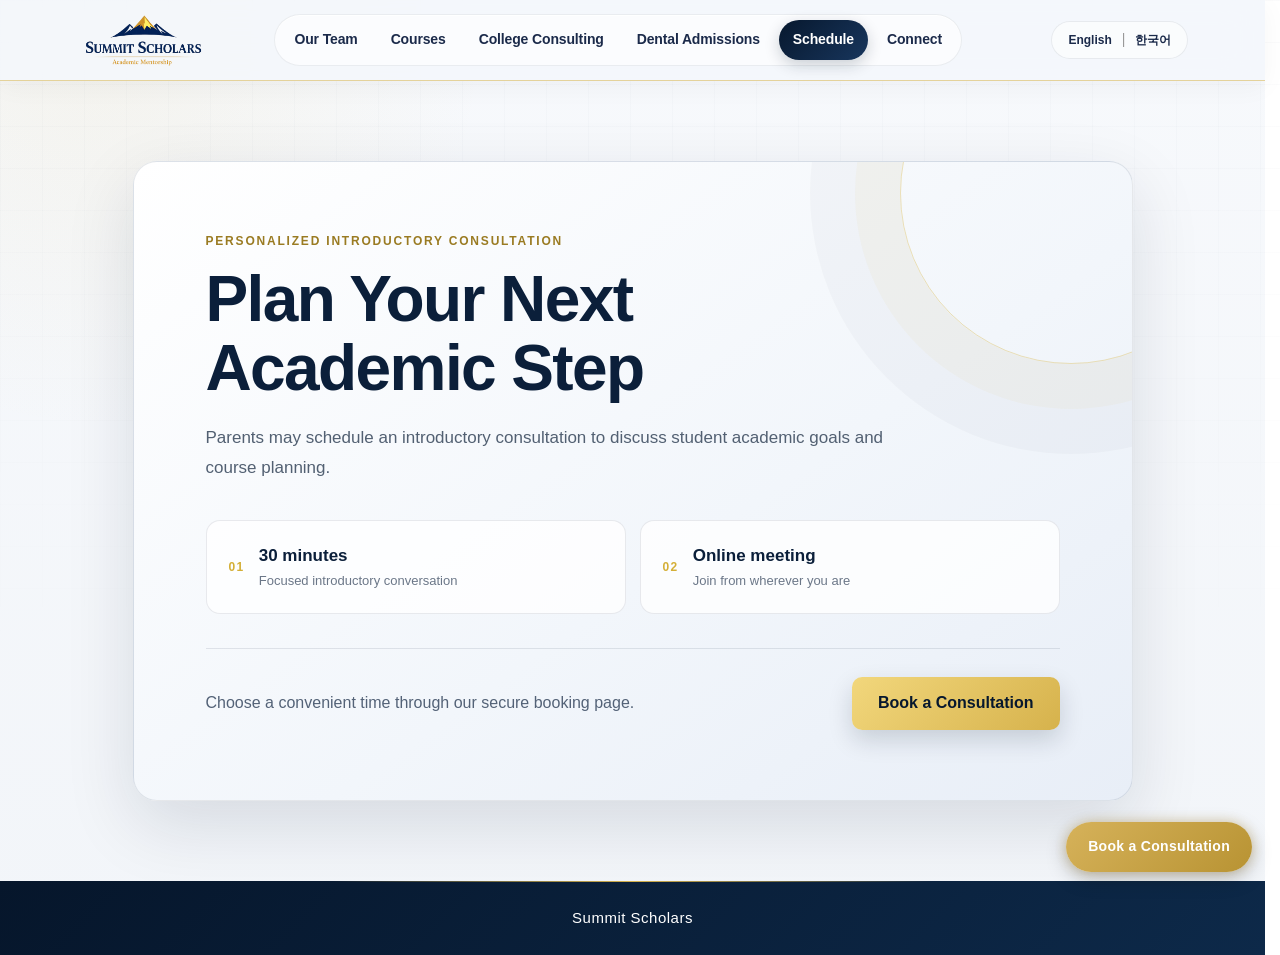
<file: schedule.html>
<!DOCTYPE html>
<html lang="en">

<head>
<meta charset="UTF-8">
<meta name="viewport" content="width=device-width, initial-scale=1.0">
<title>Schedule | Summit Scholars</title>
<link rel="stylesheet" href="style.css">
<link rel="stylesheet" href="premium.css">
</head>

<body data-page="schedule">
<a class="skip-link" href="#main-content" data-i18n="skip_content">Skip to main content</a>

<header>

<a href="index.html" class="logo">
<img src="summit-logo.png" class="logo-img" alt="Summit Scholars Logo">
</a>

<button class="nav-toggle" type="button" aria-controls="site-nav" aria-expanded="false" aria-label="Open navigation menu"><span></span><span></span><span></span></button>
<nav id="site-nav">
<a href="profile.html" data-i18n="nav_profile">Our Team</a>
<a href="courses.html" data-i18n="nav_courses">Courses</a>
<a href="consulting.html" data-i18n="nav_consulting">College Consulting</a>
<a href="dental.html" data-i18n="nav_dental">Dental Admissions</a>
<a href="schedule.html" data-i18n="nav_schedule">Schedule</a>
<a href="connect.html" data-i18n="nav_connect">Connect</a>
</nav>

<div class="lang-switch">
<a href="#" data-language="en">English</a>
<span class="lang-separator">|</span>
<a href="#" data-language="ko">한국어</a>
</div>

</header>

<main id="main-content" class="container schedule-container">
<section class="schedule-section schedule-hero">

<p class="schedule-eyebrow reveal" data-i18n="schedule_eyebrow">PERSONALIZED INTRODUCTORY CONSULTATION</p>
<h1 class="reveal reveal-delay-1" data-i18n="schedule_page_title">Plan Your Next Academic Step</h1>

<p class="reveal reveal-delay-2 schedule-intro" data-i18n="schedule_text1">
Parents may schedule an introductory consultation to discuss student academic goals, course planning, and tutoring structure.
</p>
<div class="schedule-details reveal-card reveal-delay-3">
<div class="schedule-detail">
<span class="schedule-detail-number">01</span>
<strong data-i18n="consult_length_label">30 minutes</strong>
<span data-i18n="consult_length_note">Focused introductory conversation</span>
</div>
<div class="schedule-detail">
<span class="schedule-detail-number">02</span>
<strong data-i18n="consult_format_label">Online meeting</strong>
<span data-i18n="consult_format_note">Join from wherever you are</span>
</div>
</div>
<div class="schedule-cta reveal reveal-delay-3">
<p data-i18n="consult_booking_prompt">Choose a convenient time through our secure booking page.</p>
<a href="https://calendly.com/chrisryu4986/30min" target="_blank" rel="noopener noreferrer" class="schedule-button" data-i18n="book_consult" data-consult-link>Book a Consultation</a>
</div>
</section>

</main>

<footer>
<p>Summit Scholars</p>
</footer>
<script src="main.js" defer></script>
<script src="lang.js" defer></script>
<script src="premium.js" defer></script>
</body>
</html>
</file>
<file: style.css>
:root{
--navy:#0b1f3a;
--navy-light:#1b2a4a;
--gold:#d4af37;
--gold-soft:#f1e3a3;
--sky:#eef2f8;
--soft-blue:#dbe4f3;
--accent-purple:#6b6bbd;
--page-bg:#f4f6fa;
--card-bg:#ffffff;
}

html{
scrollbar-gutter:stable;
}

body{
margin:0;
font-family: 'Inter', 'Segoe UI', -apple-system, BlinkMacSystemFont, Arial, sans-serif;
-webkit-font-smoothing:antialiased;
-moz-osx-font-smoothing:grayscale;
animation: pageFade 0.6s ease-in;
background:var(--page-bg);
color:#1c1c1c;
}

[hidden]{display:none!important;}

html[lang="ko"] body{
word-break:keep-all;
overflow-wrap:break-word;
}

:focus-visible{
outline:3px solid var(--gold);
outline-offset:3px;
}

.skip-link{
position:fixed;
top:12px;
left:12px;
z-index:10000;
padding:11px 16px;
border-radius:6px;
background:var(--navy);
color:white;
font-weight:700;
text-decoration:none;
transform:translateY(-150%);
transition:transform .2s ease;
}

.skip-link:focus{
transform:translateY(0);
}

/* PAGE FADE ANIMATION */
@keyframes pageFade{
0%{transform:translateY(10px);} 
100%{transform:translateY(0);} 
}

/* HEADER */

body > header{
background:var(--soft-blue);
border-bottom:3px solid var(--gold);
padding:18px 8%;
display:flex;
justify-content:space-between;
align-items:center;
}

.logo{
font-size:20px;
font-weight:700;
letter-spacing:1px;
}

.logo-img{
height:60px;
}

nav a{
color:#1b2a4a;
text-decoration:none;
margin-left:30px;
font-weight:500;
transition:0.2s;
}

nav a:hover{
color:var(--gold);
}

.nav-toggle{
display:none;
width:44px;
height:44px;
padding:10px;
border:1px solid rgba(11,31,58,.16);
border-radius:8px;
background:rgba(255,255,255,.7);
color:var(--navy);
cursor:pointer;
}

.nav-toggle span{
display:block;
width:100%;
height:2px;
margin:5px 0;
border-radius:2px;
background:currentColor;
transition:transform .2s ease,opacity .2s ease;
}

body.nav-open .nav-toggle span:nth-child(1){transform:translateY(7px) rotate(45deg);}
body.nav-open .nav-toggle span:nth-child(2){opacity:0;}
body.nav-open .nav-toggle span:nth-child(3){transform:translateY(-7px) rotate(-45deg);}


/* GLOBAL HEADER NORMALIZATION */
body > header, body > header *{
box-sizing:border-box;
}

body > header nav{
display:flex;
align-items:center;
}

body > header img{
display:block;
}


.lang-switch{
margin-left:40px;
font-size:14px;
color:#1b2a4a;
}

.lang-switch a{
color:#1b2a4a;
text-decoration:none;
margin:0 6px;
font-weight:500;
}

.lang-switch a:hover{
color:var(--gold);
}

.lang-separator{
color:#999;
}

@media (max-width:900px){
body > header{
flex-wrap:wrap;
gap:16px;
}

body > header nav{
order:3;
width:100%;
justify-content:center;
flex-wrap:wrap;
gap:12px 22px;
}

nav a{
margin-left:0;
}

.lang-switch{
margin-left:0;
}

body > header{
position:sticky;
flex-wrap:nowrap;
}

body .nav-toggle{
display:block;
margin-left:auto;
}

body > header nav{
display:none;
position:absolute;
top:100%;
left:0;
right:0;
order:initial;
width:auto;
padding:14px 22px 20px;
flex-direction:column;
align-items:stretch;
gap:4px;
border:0;
border-bottom:2px solid var(--gold);
border-radius:0;
background:rgba(247,249,252,.98);
box-shadow:0 14px 28px rgba(7,24,46,.14);
}

body.nav-open > header nav{
display:flex;
}

body > header nav a{
padding:11px 14px;
text-align:center;
}

body .lang-switch{
order:initial;
}
}

@media (max-width:520px){
body > header{padding-left:12px;padding-right:12px;}
.logo-img,body > header.is-scrolled .logo-img{height:39px;}
.nav-toggle{width:40px;height:40px;}
.lang-switch{padding:4px 5px;}
.lang-switch a{margin:0 3px;font-size:11px;}
}



/* HERO SECTION */

.hero{
display:flex;
align-items:center;
justify-content:space-between;
padding:100px 12%;
background:white;
}

.hero h1{
font-size:42px;
color:var(--navy);
margin-bottom:10px;
}

.subtitle{
font-size:18px;
margin-bottom:20px;
}

.cta{
background:var(--gold);
color:white;
padding:14px 26px;
border-radius:6px;
text-decoration:none;
font-weight:600;
transition:0.2s;
}

.cta:hover{
background:#b8972f; /* darker gold still ok */
}

/* FEATURES */

.feature{
background:white;
padding:30px;
border-radius:10px;
box-shadow:0 3px 12px rgba(0,0,0,0.08);
transition:transform 0.35s ease, box-shadow 0.35s ease, border 0.35s ease;
border:1px solid transparent;
position:relative;
overflow:hidden;
}

.feature:hover{
transform:translateY(-8px) scale(1.02);
box-shadow:0 16px 40px rgba(0,0,0,0.18);
border:1px solid var(--gold);
}

.feature::after{
content:"";
position:absolute;
inset:0;
border-radius:10px;
pointer-events:none;
opacity:0;
box-shadow:0 0 0 0 rgba(212,175,55,0);
transition:opacity 0.35s ease, box-shadow 0.35s ease;
}

.feature:hover::after{
opacity:1;
box-shadow:0 0 18px 2px rgba(212,175,55,0.35);
}

.feature h3{
color:var(--navy);
margin-bottom:10px;
}



/* FOOTER */

footer{
background:var(--navy);
color:white;
text-align:center;
padding:25px 0;
margin-top:80px;
width:100%;
}

footer p{
margin:0;
font-size:15px;
letter-spacing:0.5px;
}


.courses-page{
padding:80px 12%;
text-align:center;
}

.courses-page h1{
font-size:38px;
color:var(--navy);
margin-bottom:15px;
}

.courses-intro{
max-width:700px;
margin:auto;
margin-bottom:50px;
font-size:18px;
line-height:1.6;
}

.course-grid{
display:grid;
grid-template-columns:repeat(auto-fit,minmax(180px,1fr));
gap:25px;
max-width:900px;
margin:auto;
}

.course-box{
background:white;
padding:35px 15px;
border-radius:10px;
font-weight:600;
font-size:16px;
box-shadow:0 4px 12px rgba(0,0,0,0.08);
border-top:4px solid var(--gold);
transition:0.2s;
}

.course-box:hover{
transform:translateY(-5px);
box-shadow:0 8px 20px rgba(0,0,0,0.15);
}

.course-section-title{
margin-top:50px;
margin-bottom:25px;
color:var(--navy);
font-size:24px;
}

.soon{
opacity:0.8;
border-top:4px solid #888;
}

.profile-page{
padding:80px 12%;
max-width:900px;
margin:auto;
}

.profile-page h1{
font-size:40px;
margin-bottom:20px;
color:var(--navy);
}

.profile-intro{
font-size:18px;
margin-bottom:25px;
}

.profile-page h2{
margin-top:40px;
color:var(--navy);
}

.profile-block{
background:white;
padding:25px;
margin-top:10px;
border-radius:8px;
box-shadow:0 3px 10px rgba(0,0,0,0.08);
transition: transform 0.25s ease, box-shadow 0.25s ease;
}

.profile-block:hover{
transform:translateY(-4px);
box-shadow:0 8px 22px rgba(0,0,0,0.12);
}

.profile-block ul{
margin:0;
padding-left:18px;
line-height:1.7;
}

/* SCROLL REVEAL ANIMATION */
.reveal{
opacity:0;
transform:translateY(30px);
transition:opacity 0.7s ease, transform 0.7s ease;
}

.reveal.active{
opacity:1;
transform:translateY(0);
}

/* staggered animation for nicer appearance */
.reveal-delay-1{ transition-delay:0.1s; }
.reveal-delay-2{ transition-delay:0.2s; }
.reveal-delay-3{ transition-delay:0.3s; }
.reveal-delay-4{ transition-delay:0.4s; }

/* optional slight zoom effect for cards */
.reveal-card{
opacity:0;
transform:translateY(30px) scale(0.97);
transition:opacity 0.7s ease, transform 0.7s ease;
}

.reveal-card.active{
opacity:1;
transform:translateY(0) scale(1);
}

.section-light{background:var(--card-bg);} 
.section-sky{background:var(--sky);} 
.section-soft-blue{background:var(--soft-blue);} 
.section-gold-soft{background:var(--gold-soft);} 
.section-accent-purple{background:var(--accent-purple); color:white;}

/* HOME PAGE */

.home-hero{
position:relative;
padding:120px 20px;
text-align:center;
overflow:hidden;
}

.hero-video{
position:absolute;
inset:0;
width:100%;
height:100%;
object-fit:cover;
z-index:0;
opacity:0.35;
}

.hero-overlay{
position:absolute;
inset:0;
z-index:1;
background:linear-gradient(to bottom, rgba(0,0,0,0.55) 0%, rgba(0,0,0,0.25) 40%, rgba(0,0,0,0.25) 60%, rgba(0,0,0,0.55) 100%);
}

.hero-content{
max-width:900px;
margin:auto;
position:relative;
z-index:2;
padding:40px 50px;
}

.home-hero .home-hero-title{
font-size:44px;
margin-bottom:20px;
color:white;
text-shadow:0 4px 18px rgba(0,0,0,0.6);
}

.home-hero .home-hero-subtitle{
font-size:18px;
margin-bottom:20px;
color:#f1f1f1;
text-shadow:0 2px 10px rgba(0,0,0,0.55);
}

.button-row{
display:flex;
justify-content:center;
gap:20px;
flex-wrap:wrap;
}

.cta--navy{background:var(--navy-light);}
.cta--gold{background:var(--gold);color:var(--navy-light);}

.services-section{
padding:120px 20px 100px;
text-align:center;
}

.section-container{
max-width:1100px;
margin:auto;
}

.section-container--wide{max-width:1200px;}
.section-container--narrow{max-width:900px;}
.services-title{margin-bottom:60px;}

.feature-grid{
display:grid;
grid-template-columns:repeat(auto-fit,minmax(250px,1fr));
gap:40px;
}

.roadmap-section{
padding:140px 20px;
text-align:center;
}

.roadmap-scroll{overflow-x:auto;}

.roadmap-image{
width:100%;
max-width:1100px;
border-radius:12px;
box-shadow:0 10px 30px rgba(0,0,0,0.15);
}

.letter-section{
padding:120px 20px;
text-align:center;
}

.letter-section-title{margin-bottom:30px;}

.letter-card{
max-width:800px;
margin:40px auto 0;
padding:60px 60px 80px;
background-color:#fffdf7;
background-image:radial-gradient(rgba(0,0,0,0.03) 1px, transparent 1px);
background-size:4px 4px;
border:1px solid #e5dcc5;
border-radius:12px;
box-shadow:0 15px 40px rgba(0,0,0,0.08);
text-align:left;
position:relative;
}

.letter-text{
font-size:18px;
line-height:2.2;
color:#1a1a1a;
font-family:"Segoe Script","Bradley Hand","Comic Sans MS",cursive;
}

.letter-logo{
position:absolute;
bottom:25px;
right:40px;
width:90px;
opacity:0.9;
}

.home-cta-section{
position:relative;
overflow:hidden;
padding:110px 20px;
text-align:center;
margin-bottom:0;
background:
radial-gradient(circle at 15% 20%,rgba(212,175,55,.2),transparent 25rem),
radial-gradient(circle at 88% 85%,rgba(81,128,181,.28),transparent 27rem),
linear-gradient(135deg,#06162b 0%,#0d2949 52%,#153d68 100%);
}

.home-cta-section::before,
.home-cta-section::after{
content:"";
position:absolute;
width:330px;
height:330px;
border:1px solid rgba(241,227,163,.2);
border-radius:50%;
pointer-events:none;
}

.home-cta-section::before{left:-190px;top:-210px;box-shadow:0 0 0 48px rgba(241,227,163,.025);}
.home-cta-section::after{right:-210px;bottom:-230px;box-shadow:0 0 0 48px rgba(255,255,255,.02);}

.home-cta-inner{
position:relative;
z-index:1;
max-width:850px;
margin:auto;
padding:58px clamp(24px,6vw,70px);
border:1px solid rgba(255,255,255,.14);
border-radius:24px;
background:linear-gradient(145deg,rgba(255,255,255,.1),rgba(255,255,255,.035));
box-shadow:0 30px 80px rgba(0,0,0,.25),inset 0 1px 0 rgba(255,255,255,.14);
backdrop-filter:blur(8px);
}

.home-cta-mark{
display:flex;
justify-content:center;
align-items:flex-end;
gap:5px;
height:32px;
margin-bottom:24px;
}

.home-cta-mark span{display:block;width:8px;border-radius:5px 5px 2px 2px;background:linear-gradient(180deg,var(--gold-soft),var(--gold));box-shadow:0 0 14px rgba(212,175,55,.35);}
.home-cta-mark span:nth-child(1){height:12px;}
.home-cta-mark span:nth-child(2){height:21px;}
.home-cta-mark span:nth-child(3){height:31px;}
.home-cta-inner h2{margin:0;color:white;font-size:clamp(34px,5vw,54px);line-height:1.12;letter-spacing:-.035em;}
.home-cta-inner .cta{display:inline-flex;align-items:center;gap:12px;padding:15px 28px;box-shadow:0 12px 30px rgba(0,0,0,.24);}
.home-cta-inner .cta::after{content:"→";font-size:18px;transition:transform .2s ease;}
.home-cta-inner .cta:hover::after{transform:translateX(4px);}

@media (max-width:600px){
.home-cta-section{padding:74px 16px;}
.home-cta-inner{padding:44px 22px;}
}

.home-cta-text{max-width:640px;margin:18px auto 32px;color:rgba(255,255,255,.82);font-size:17px;line-height:1.75;}
.footer--flush{margin-top:0;}

/* COURSES PAGE */

.foundation-grid .course-box{
background:#eef5ff;
border:2px solid #4a6fdc;
}

.foundation-title{color:#2c4cc9;}

/* PROFILE PAGE */

.profile-header{
display:flex;
gap:40px;
align-items:flex-start;
max-width:900px;
}

.profile-intro{flex:1;}
.affiliation-label{margin-top:15px;max-width:900px;}

.affiliation{
display:flex;
align-items:center;
gap:20px;
margin-top:20px;
flex-wrap:wrap;
}

.affiliation-logo{height:60px;}
.affiliation-name{margin:0;}
.affiliation-detail{margin:4px 0 0;}

.profile-photo{
border:3px solid var(--gold);
padding:10px;
border-radius:10px;
background:white;
}

.profile-photo img{
width:220px;
border-radius:6px;
display:block;
}

/* OUR TEAM PAGE — scoped components for the mentor profiles. */
.team-page{background:#f4f7fb;}
.team-inner{width:min(1160px,calc(100% - 40px));margin:0 auto;}
.team-hero{position:relative;overflow:hidden;padding:112px 0 104px;background:radial-gradient(circle at 80% 18%,rgba(68,119,173,.3),transparent 25rem),linear-gradient(135deg,#06162b,#12375e);color:#fff;text-align:center;}
.team-hero::after{content:"";position:absolute;inset:0;background-image:linear-gradient(rgba(255,255,255,.025) 1px,transparent 1px),linear-gradient(90deg,rgba(255,255,255,.025) 1px,transparent 1px);background-size:42px 42px;pointer-events:none;}
.team-hero-inner{position:relative;z-index:1;max-width:850px;}
.team-kicker{margin:0 0 16px;font-size:12px;font-weight:800;letter-spacing:.18em;color:var(--gold);}
.team-hero h1{margin:0;font-size:clamp(48px,7vw,76px);line-height:1;letter-spacing:-.045em;}
.team-lead{margin:25px 0 10px;font-size:22px;font-weight:700;}
.team-intro{max-width:790px;margin:0 auto;font-size:16.5px;line-height:1.8;color:#ced9e6;}
.team-profiles{padding:92px 0 105px;}
.mentor-card{display:grid;grid-template-columns:300px minmax(0,1fr);margin-bottom:38px;overflow:hidden;border:1px solid #dbe4ee;border-radius:20px;background:#fff;box-shadow:0 22px 55px rgba(7,24,46,.09);}
.mentor-visual{padding:34px;background:linear-gradient(160deg,#071a32,#16446f);color:#fff;}
.mentor-photo{height:275px;margin-bottom:27px;overflow:hidden;border:1px solid rgba(255,255,255,.2);border-radius:13px;background:#e9edf2;}
.mentor-photo img{width:100%;height:100%;object-fit:cover;object-position:center top;display:block;}
.mentor-photo--initials{display:grid;place-items:center;background:linear-gradient(145deg,#dfe7ef,#f5f7fa);}
.mentor-photo--initials span{display:grid;place-items:center;width:110px;height:110px;border:2px solid #ac8c35;border-radius:50%;font-family:Georgia,serif;font-size:62px;color:#0d2949;}
.mentor-role{margin:0 0 7px;font-size:11px;font-weight:800;letter-spacing:.15em;text-transform:uppercase;color:#e1c66f;}
.mentor-visual h2{margin:0;font-size:39px;line-height:1.05;color:#fff;}
.mentor-program{margin:17px 0 0;font-size:17px;font-weight:800;line-height:1.45;color:#fff;}
.mentor-program span{display:block;font-size:12px;font-weight:600;color:#bbcadd;}
.mentor-details{padding:38px 40px 40px;}
.mentor-highlights{display:flex;flex-wrap:wrap;gap:8px;margin-bottom:25px;}
.mentor-highlights span{padding:7px 10px;border:1px solid #d5dfeb;border-radius:999px;background:#f6f9fc;font-size:11px;font-weight:800;color:#284968;}
.mentor-stats{display:grid;grid-template-columns:repeat(3,minmax(0,1fr));gap:9px;margin-bottom:25px;}
.mentor-stats--five{grid-template-columns:repeat(5,minmax(0,1fr));}
.mentor-stats--four{grid-template-columns:repeat(4,minmax(0,1fr));}
.mentor-stats>div{min-height:76px;padding:13px 8px;box-sizing:border-box;border:1px solid #dce5ee;border-radius:9px;background:#f7f9fc;text-align:center;}
.mentor-stats .featured-stat{border-color:#d7bd6a;background:#fffaf0;}
.mentor-stats strong{display:block;font-size:20px;line-height:1.2;color:#0d2949;}
.mentor-stats span{display:block;margin-top:5px;font-size:9.5px;font-weight:750;line-height:1.3;text-transform:uppercase;letter-spacing:.04em;color:#68788a;}
.mentor-bio{margin:0;font-size:14.5px;line-height:1.82;color:#526172;}
.mentor-disclosure{margin-top:22px;border-top:1px solid #e2e8ef;border-bottom:1px solid #e2e8ef;}
.mentor-disclosure summary{padding:14px 0;cursor:pointer;font-size:12px;font-weight:800;color:#284968;}
.ap-detail-grid{display:grid;grid-template-columns:repeat(2,minmax(0,1fr));gap:7px;padding:0 0 18px;}
.ap-detail-grid span{font-size:11px;color:#5e6c7b;}
.mentor-specialties{margin-top:25px;padding-top:20px;border-top:1px solid #e4eaf0;}
.mentor-specialties h3{margin:0 0 12px;font-size:12px;text-transform:uppercase;letter-spacing:.12em;color:#9c7c23;}
.mentor-specialties ul{display:flex;flex-wrap:wrap;gap:7px;margin:0;padding:0;list-style:none;}
.mentor-specialties li{padding:7px 10px;border-radius:5px;background:#eaf1f8;font-size:11px;font-weight:700;color:#2f4d6c;}
.team-philosophy{padding:96px 0;background:#fff;text-align:center;}
.team-philosophy .team-inner{max-width:900px;}
.team-philosophy h2{margin:0;font-size:clamp(34px,5vw,50px);color:#0d2949;}
.team-philosophy-lead{margin:20px 0 8px;font-size:19px;font-weight:750;color:#233d59;}
.team-philosophy .team-philosophy-lead+p{margin:0 auto;max-width:720px;line-height:1.75;color:#617082;}
.team-collaboration{display:grid;grid-template-columns:repeat(3,1fr);gap:12px;margin-top:35px;}
.team-collaboration div{padding:20px;border:1px solid #dae3ec;border-top:3px solid var(--gold);border-radius:9px;background:#f8fafc;}
.team-collaboration strong,.team-collaboration span{display:block;}
.team-collaboration strong{font-size:17px;color:#0d2949;}
.team-collaboration span{margin-top:5px;font-size:11px;color:#657487;}

@media (max-width:900px){
.mentor-card{grid-template-columns:250px minmax(0,1fr);}.mentor-visual{padding:26px;}.mentor-photo{height:235px;}.mentor-details{padding:30px 28px 32px;}.mentor-stats--five{grid-template-columns:repeat(3,minmax(0,1fr));}
}
@media (max-width:680px){
.team-inner{width:min(100% - 28px,1160px);}.team-hero{padding:82px 0 74px;}.team-lead{font-size:19px;}.team-intro{font-size:15px;}.team-profiles{padding:62px 0 72px;}.mentor-card{grid-template-columns:1fr;border-radius:15px;}.mentor-visual{padding:24px;}.mentor-photo{height:330px;max-width:320px;margin:0 auto 24px;}.mentor-visual h2,.mentor-role,.mentor-program{text-align:center;}.mentor-details{padding:26px 20px 30px;}.mentor-highlights{justify-content:center;}.mentor-stats,.mentor-stats--five,.mentor-stats--four{grid-template-columns:repeat(2,minmax(0,1fr));}.mentor-stats>div{min-height:80px;padding:14px 8px;}.mentor-stats strong{font-size:21px;}.ap-detail-grid{grid-template-columns:1fr;}.team-philosophy{padding:72px 0;}.team-collaboration{grid-template-columns:1fr;}
}

.matriculation-card{
position:relative;
text-align:center;
border:1px solid var(--gold);
box-shadow:0 0 25px rgba(212,175,55,0.4);
overflow:hidden;
}

.matriculation-card::before{
content:"";
position:absolute;
top:-50%;
left:-50%;
width:200%;
height:200%;
background:linear-gradient(120deg, transparent 30%, rgba(212,175,55,0.4), transparent 70%);
transform:rotate(25deg);
animation:shine 4s infinite;
pointer-events:none;
}

@keyframes shine{
0%{transform:translateX(-100%) rotate(25deg);}
100%{transform:translateX(100%) rotate(25deg);}
}

.university-heading{
display:flex;
flex-direction:column;
align-items:center;
gap:15px;
margin-bottom:25px;
}

.nyu-logo{height:80px;}
.university-name{margin:0;font-size:20px;font-weight:600;}
.nyu-program{margin:0;color:#7c3aed;font-weight:700;font-size:16px;}
.nyu-honor{
display:inline-flex;
align-items:center;
gap:9px;
margin:0;
padding:8px 13px;
border:1px solid rgba(212,175,55,0.65);
border-radius:999px;
background:#fff9df;
color:#755b0b;
font-size:14px;
font-weight:700;
}

.nyu-honor span{
padding-left:9px;
border-left:1px solid rgba(117,91,11,0.25);
font-size:12px;
letter-spacing:.04em;
text-transform:uppercase;
}

.admissions-label{margin-bottom:10px;color:#555;}

.admissions-list{
font-size:14px;
line-height:1.9;
text-align:left;
max-width:600px;
margin:0 auto;
}

.scholarship{color:#c9a227;font-weight:700;}
.program{color:#1f4ed8;font-weight:700;}
.education-stats p{margin:8px 0;}

.test-score-section{
margin-top:26px;
}

.test-score-section > h3{
margin:0 0 14px;
color:var(--navy);
font-size:19px;
}

.test-score-grid{
display:grid;
grid-template-columns:repeat(2,minmax(0,1fr));
gap:14px;
}

.test-score-card{
display:grid;
grid-template-columns:auto 1fr;
column-gap:14px;
align-items:center;
min-height:82px;
padding:15px 18px;
box-sizing:border-box;
border:1px solid rgba(11,31,58,0.1);
border-radius:12px;
background:#f7f9fc;
}

.test-name{
display:grid;
place-items:center;
width:46px;
height:46px;
border-radius:11px;
color:white;
font-size:14px;
font-weight:800;
letter-spacing:.04em;
}

.test-score-card strong{
font-size:27px;
line-height:1;
color:var(--navy);
}

.test-score-card--sat{background:#eef5fc;border-color:#b9cee5;}
.test-score-card--sat .test-name{background:#285d91;}
.test-score-card--act{background:#f5f1fb;border-color:#d1c4e4;}
.test-score-card--act .test-name{background:#72539a;}

.ap-section{
margin-top:26px;
padding-top:22px;
border-top:1px solid rgba(11,31,58,0.1);
}

.ap-section > h3{
margin:0 0 15px;
color:var(--navy);
font-size:20px;
}

.ap-score-group{
padding:16px;
border:1px solid rgba(11,31,58,0.1);
border-radius:12px;
background:#f9fafc;
}

.ap-score-group + .ap-score-group{margin-top:14px;}
.ap-score-group--five{border-left:4px solid #258d76;}
.ap-score-group--four{border-left:4px solid #686bb8;}

.ap-score-heading{
display:flex;
align-items:center;
gap:14px;
margin-bottom:13px;
}

.ap-score-badge{
display:grid;
place-items:center;
width:40px;
height:40px;
flex:0 0 40px;
border-radius:10px;
color:white;
font-size:21px;
font-weight:800;
}

.ap-score-group--five .ap-score-badge{background:#258d76;}
.ap-score-group--four .ap-score-badge{background:#686bb8;}

.ap-score-heading h4{margin:0;font-size:16px;color:var(--navy);}

.ap-course-grid{
display:grid;
grid-template-columns:repeat(auto-fit,minmax(190px,1fr));
gap:8px;
}

.ap-course-card{
display:flex;
align-items:center;
min-height:38px;
padding:8px 11px;
box-sizing:border-box;
border:1px solid rgba(11,31,58,0.08);
border-radius:9px;
background:white;
font-size:12px;
font-weight:650;
line-height:1.35;
}

.ap-score-group--five .ap-course-card{border-left:3px solid #7fc8b6;}
.ap-score-group--four .ap-course-card{border-left:3px solid #aaa9dc;}

/* SCHEDULE PAGE */

.schedule-container{
max-width:1000px;
margin:80px auto;
padding:0 40px;
}

.schedule-section{margin-bottom:70px;}
.schedule-intro{margin-top:20px;line-height:1.8;font-size:1.05rem;}

.schedule-hero{
position:relative;
overflow:hidden;
padding:70px clamp(28px,6vw,72px);
border:1px solid rgba(11,31,58,.1);
border-radius:24px;
background:linear-gradient(145deg,#fff 0%,#f2f6fb 58%,#e8eef7 100%);
box-shadow:0 24px 70px rgba(7,24,46,.12);
}

.schedule-hero::after{
content:"";
position:absolute;
right:-110px;
top:-140px;
width:340px;
height:340px;
border:1px solid rgba(212,175,55,.35);
border-radius:50%;
box-shadow:0 0 0 45px rgba(212,175,55,.05),0 0 0 90px rgba(11,31,58,.025);
pointer-events:none;
}

.schedule-hero > *{position:relative;z-index:1;}
.schedule-eyebrow{margin:0 0 14px;color:#9a7b22;font-size:12px;font-weight:800;letter-spacing:.15em;}
.schedule-hero h1{max-width:720px;margin:0;color:var(--navy);font-size:clamp(40px,6vw,64px);line-height:1.08;}
.schedule-intro{max-width:700px;color:#526072;font-size:17px;}

.schedule-details{display:grid;grid-template-columns:repeat(2,minmax(0,1fr));gap:14px;margin-top:36px;}
.schedule-detail{display:grid;grid-template-columns:auto 1fr;gap:2px 14px;padding:22px;border:1px solid rgba(11,31,58,.09);border-radius:14px;background:rgba(255,255,255,.78);}
.schedule-detail-number{grid-row:1/3;align-self:center;color:var(--gold);font-size:12px;font-weight:800;letter-spacing:.12em;}
.schedule-detail strong{color:var(--navy);font-size:17px;}
.schedule-detail > span:last-child{color:#6b7788;font-size:13px;}
.schedule-cta{display:flex;align-items:center;justify-content:space-between;gap:24px;margin-top:34px;padding-top:28px;border-top:1px solid rgba(11,31,58,.1);}
.schedule-cta p{max-width:520px;margin:0;color:#536277;}

.consult-card{
margin-top:30px;
padding:28px;
border-radius:10px;
background:#f8fafc;
border:1px solid var(--gold);
}

.schedule-button{
display:inline-block;
padding:14px 26px;
background:#bfa14a;
color:white;
text-decoration:none;
border-radius:6px;
font-weight:600;
transition:all .2s ease;
}

.schedule-button:hover{background:#a8892e;transform:translateY(-2px);}

@media (max-width:680px){
.schedule-container{padding:0 18px;}
.schedule-hero{padding:48px 24px;}
.schedule-details{grid-template-columns:1fr;}
.schedule-cta{align-items:stretch;flex-direction:column;}
.schedule-button{text-align:center;}
}

/* CONSULTING PAGE */

.consulting-hero,
.consulting-application{
background:#0f172a;
color:white;
text-align:center;
}

.consulting-hero{padding:140px 0 120px;}
.consulting-application{padding:120px 0;}

.consulting-inner{
max-width:1100px;
margin:0 auto;
padding:0 20px;
}

.consulting-inner--narrow{max-width:900px;}
.consulting-title{font-size:42px;margin-bottom:25px;}
.consulting-lead{font-size:18px;line-height:1.8;opacity:0.9;}

.consulting-stage{padding:100px 0;background:white;}
.consulting-stage--muted{background:#f8fafc;}
.consulting-stage--portfolio{padding:110px 0;text-align:center;}

.consulting-two-column{
display:grid;
grid-template-columns:1fr 1fr;
gap:60px;
align-items:center;
}

.consulting-stage h2{font-size:32px;margin-bottom:20px;}
.consulting-copy{line-height:1.8;}

.major-grid{
display:grid;
grid-template-columns:repeat(3, minmax(0, 180px));
gap:18px;
justify-content:center;
}

.major-card{
padding:20px 22px;
background:#eef2ff;
border-radius:10px;
font-weight:700;
font-size:16px;
border:1px solid #dbe3ff;
text-align:center;
}

.testing-path{
display:flex;
flex-direction:column;
align-items:center;
gap:18px;
}

.testing-row{display:flex;gap:14px;}

.testing-card{
padding:14px 18px;
background:white;
border:1px solid #e2e8f0;
border-radius:8px;
font-weight:600;
}

.testing-arrow{font-size:22px;}

.testing-result{
padding:16px 24px;
background:#eef2ff;
border:1px solid #c7d2fe;
border-radius:10px;
font-weight:700;
}

.portfolio-title{font-size:32px;margin-bottom:50px;}

.portfolio-list{
line-height:1.9;
text-align:left;
max-width:260px;
margin:0 auto;
}

.portfolio-card h3{margin-bottom:15px;}
.consulting-application h2{font-size:34px;margin-bottom:25px;}
.consulting-application p{font-size:18px;line-height:1.9;opacity:0.9;}

.consulting-conclusion{
margin:0;
padding:40px 20px;
background:#fff2cc;
text-align:center;
}

.consulting-conclusion h2{font-size:28px;font-weight:700;letter-spacing:1px;}
.consulting-conclusion p{margin-top:10px;font-size:15px;opacity:0.8;}

/* Consulting services refresh — intentionally scoped to the consulting page. */
body[data-page="consulting"] .consulting-hero,
body[data-page="dental"] .consulting-hero{padding:118px 20px 105px;}
.consulting-eyebrow,
.consulting-kicker{
margin:0 0 16px;
font-size:12px;
font-weight:800;
letter-spacing:.18em;
text-transform:uppercase;
color:var(--gold);
}
.consulting-hero .consulting-title{max-width:800px;margin-left:auto;margin-right:auto;}
.consulting-pillars{
display:flex;
flex-wrap:wrap;
justify-content:center;
gap:10px;
margin-top:30px;
}
.consulting-pillars span{
padding:8px 14px;
border:1px solid rgba(255,255,255,.2);
border-radius:999px;
background:rgba(255,255,255,.07);
font-size:13px;
font-weight:600;
color:#f6f8fc;
}
.consulting-overview{
padding:82px 20px;
text-align:center;
background:#fff;
}
.consulting-overview .consulting-inner{max-width:850px;}
.consulting-overview h2,
.consulting-section-heading h2{
margin:0;
font-size:clamp(30px,4vw,43px);
line-height:1.15;
color:var(--navy);
}
.consulting-overview > .consulting-inner > p:last-child{
max-width:780px;
margin:22px auto 0;
font-size:17px;
line-height:1.85;
color:#526072;
}
.consulting-services{
padding:100px 20px 110px;
background:linear-gradient(180deg,#f5f8fc 0%,#eef3f8 100%);
}
.consulting-section-heading{max-width:760px;margin:0 auto 52px;text-align:center;}
.consulting-service-grid{
display:grid;
grid-template-columns:repeat(2,minmax(0,1fr));
gap:24px;
}
.consulting-service-card{
position:relative;
padding:36px;
border:1px solid #dce4ee;
border-top:4px solid #3c6ca5;
border-radius:16px;
background:#fff;
box-shadow:0 16px 38px rgba(7,24,46,.08);
}
.consulting-service-card:nth-child(2),
.consulting-service-card:nth-child(4){border-top-color:var(--gold);}
.consulting-service-card--passion{
border-top-color:var(--gold);
background:linear-gradient(145deg,#fffdf7,#fff 60%);
}
.consulting-card-number{
display:inline-grid;
place-items:center;
width:38px;
height:38px;
margin-bottom:22px;
border-radius:50%;
background:#edf3f9;
font-size:12px;
font-weight:800;
color:var(--navy);
}
.consulting-service-card h3{margin:0 0 16px;font-size:25px;line-height:1.25;color:var(--navy);}
.consulting-service-card > p{font-size:15.5px;line-height:1.75;color:#526072;}
.consulting-card-emphasis{padding-left:15px;border-left:3px solid var(--gold);font-weight:650;color:var(--navy)!important;}
.consulting-tag-list{
display:flex;
flex-wrap:wrap;
gap:8px;
margin:24px 0 0;
padding:0;
list-style:none;
}
.consulting-tag-list li{
padding:7px 10px;
border:1px solid #dce5ef;
border-radius:6px;
background:#f6f9fc;
font-size:12px;
font-weight:700;
color:#40536a;
}
.consulting-card-note{
margin:20px 0 0;
padding-top:16px;
border-top:1px solid #e5ebf2;
font-size:13px!important;
}
.consulting-card-note--included{font-weight:700;color:var(--navy)!important;}
.passion-framework{
margin:24px 0;
padding:17px 18px;
border-radius:9px;
background:var(--navy);
font-size:15px;
font-weight:800;
line-height:1.5;
text-align:center;
color:#fff;
}
.consulting-support-label{margin:0 0 6px;font-size:11px!important;font-weight:800;text-transform:uppercase;letter-spacing:.12em;color:#9a7b22!important;}
.consulting-support-copy{margin:0;font-size:13.5px!important;}
.consulting-check-list{display:grid;gap:10px;margin:24px 0 0;padding:0;list-style:none;}
.consulting-check-list li{position:relative;padding-left:25px;font-size:14px;line-height:1.5;color:#40536a;}
.consulting-check-list li::before{content:"✓";position:absolute;left:0;font-weight:800;color:#aa892d;}
.passion-roadmap{
padding:105px 20px;
background:linear-gradient(135deg,#06162b,#12375e);
color:#fff;
}
.consulting-section-heading--light h2{color:#fff;}
.consulting-section-heading--light > p:last-child{margin:18px auto 0;line-height:1.7;color:#becbda;}
.passion-roadmap-grid{display:grid;grid-template-columns:repeat(4,minmax(0,1fr));gap:16px;}
.passion-roadmap-step{position:relative;padding:30px 24px;border:1px solid rgba(255,255,255,.14);border-radius:12px;background:rgba(255,255,255,.06);}
.passion-roadmap-step:not(:last-child)::after{content:"→";position:absolute;z-index:2;right:-14px;top:50%;color:var(--gold);font-weight:800;}
.passion-roadmap-step > span{font-size:11px;font-weight:800;letter-spacing:.15em;color:var(--gold);}
.passion-roadmap-step h3{margin:13px 0 11px;font-size:20px;color:#fff;}
.passion-roadmap-step p{margin:0;font-size:13px;line-height:1.65;color:#c8d3df;}
body[data-page="consulting"] .consulting-conclusion,
body[data-page="dental"] .consulting-conclusion{padding:52px 20px;}

.opportunity-access{padding:110px 20px;background:#f5f8fc;}
.opportunity-access .consulting-section-heading>p:last-child{margin:20px auto 0;font-size:16px;line-height:1.8;color:#5c6a7a;}
.opportunity-access-grid{display:grid;grid-template-columns:repeat(3,minmax(0,1fr));gap:20px;align-items:stretch;}
.opportunity-card{position:relative;padding:33px 28px;border:1px solid #dce5ee;border-top:4px solid #3c6ca5;border-radius:15px;background:#fff;box-shadow:0 16px 38px rgba(7,24,46,.08);}
.opportunity-card:nth-child(2){border-top-color:var(--gold);}
.opportunity-card--network{background:linear-gradient(150deg,#fffdf7,#fff);}
.opportunity-card-label{display:inline-block;margin-bottom:19px;font-size:11px;font-weight:800;letter-spacing:.14em;color:#a18432;}
.opportunity-card h3{margin:0 0 15px;font-size:23px;line-height:1.25;color:var(--navy);}
.opportunity-card>p{font-size:14px;line-height:1.72;color:#596879;}
.opportunity-card .opportunity-card-lead{font-weight:750;color:#263f59;}
.opportunity-support-list{display:grid;gap:8px;margin:20px 0 0;padding:0;list-style:none;}
.opportunity-support-list li{position:relative;padding-left:20px;font-size:12.5px;color:#465a70;}
.opportunity-support-list li::before{content:"✓";position:absolute;left:0;font-weight:800;color:#a7872c;}
.opportunity-card .opportunity-card-note{margin:22px 0 0;padding:17px 0 0;border-top:1px solid #e3e9ef;font-size:12px;line-height:1.65;color:#677587;}
.opportunity-connection-tags{display:flex;flex-wrap:wrap;gap:7px;margin-top:22px;}
.opportunity-connection-tags span{padding:7px 9px;border-radius:5px;background:#edf3f8;font-size:10.5px;font-weight:750;color:#3f5872;}
.current-experience-callout{margin-top:22px;padding:17px;border-left:3px solid var(--gold);background:#f5f8fb;}
.current-experience-callout strong{display:block;font-size:13px;line-height:1.4;color:var(--navy);}
.current-experience-callout p{margin:7px 0 0;font-size:11.5px;line-height:1.65;color:#657487;}
.opportunity-process{padding:100px 20px;background:linear-gradient(135deg,#06162b,#12375e);color:#fff;}
.opportunity-process-grid{display:grid;grid-template-columns:repeat(6,minmax(0,1fr));gap:12px;}
.opportunity-process-step{position:relative;padding:25px 17px;border:1px solid rgba(255,255,255,.14);border-radius:10px;background:rgba(255,255,255,.055);}
.opportunity-process-step:not(:last-child)::after{content:"→";position:absolute;z-index:2;right:-10px;top:48%;font-weight:800;color:var(--gold);}
.opportunity-process-step>span{font-size:10px;font-weight:800;letter-spacing:.14em;color:var(--gold);}
.opportunity-process-step h3{margin:12px 0 9px;font-size:16px;color:#fff;}
.opportunity-process-step p{margin:0;font-size:11px;line-height:1.55;color:#c5d1de;}
.opportunity-continuity{padding:105px 20px;background:#fff;}
.long-term-mentorship h2{margin:0;font-size:clamp(27px,3vw,38px);line-height:1.2;color:var(--navy);}
.long-term-mentorship{max-width:850px;margin:95px auto 0;text-align:center;}
.long-term-mentorship>p:not(.consulting-kicker){margin:22px auto 0;font-size:16px;line-height:1.85;color:#596879;}
.long-term-mentorship>strong{display:inline-block;margin-top:24px;padding:11px 17px;border-radius:999px;background:#eef3f8;font-size:14px;color:var(--navy);}

@media (max-width:800px){
.consulting-service-grid{grid-template-columns:1fr;}
.passion-roadmap-grid{grid-template-columns:repeat(2,minmax(0,1fr));}
.passion-roadmap-step:nth-child(2)::after{display:none;}
.opportunity-access-grid{grid-template-columns:1fr;}
.opportunity-process-grid{grid-template-columns:repeat(3,minmax(0,1fr));}
.opportunity-process-step:nth-child(3)::after{display:none;}
}

@media (max-width:520px){
body[data-page="consulting"] .consulting-hero,
body[data-page="dental"] .consulting-hero{padding:78px 16px 72px;}
.consulting-pillars{gap:7px;}
.consulting-pillars span{padding:7px 10px;font-size:11px;}
.consulting-overview{padding:64px 18px;}
.consulting-services,.passion-roadmap{padding:76px 16px;}
.consulting-service-card{padding:27px 22px;}
.consulting-service-card h3{font-size:22px;}
.passion-roadmap-grid{grid-template-columns:1fr;}
.passion-roadmap-step:not(:last-child)::after{content:"↓";right:auto;left:50%;top:auto;bottom:-15px;}
.opportunity-access,.opportunity-process,.opportunity-continuity{padding:76px 16px;}
.opportunity-card{padding:27px 22px;}
.opportunity-process-grid{grid-template-columns:1fr;}
.opportunity-process-step:not(:last-child)::after{content:"↓";right:auto;left:50%;top:auto;bottom:-13px;display:block;}
.long-term-mentorship{margin-top:70px;}
}

/* CONNECT PAGE */

.connect-page{
min-height:calc(100vh - 218px);
padding:90px 8%;
box-sizing:border-box;
text-align:center;
background:linear-gradient(180deg, var(--page-bg) 0%, var(--soft-blue) 100%);
}

.connect-page h1{margin:0 0 16px;font-size:40px;color:var(--navy);}

.connect-intro{
max-width:650px;
margin:0 auto 50px;
font-size:18px;
line-height:1.7;
color:#4b5563;
}

.connect-grid{
display:grid;
grid-template-columns:repeat(auto-fit, minmax(230px, 1fr));
gap:28px;
max-width:1000px;
margin:auto;
}

.connect-card{
display:flex;
flex-direction:column;
align-items:center;
padding:38px 28px;
background:white;
border:1px solid rgba(11,31,58,0.1);
border-top:4px solid var(--gold);
border-radius:12px;
box-shadow:0 8px 24px rgba(11,31,58,0.08);
}

.connect-mark{
display:flex;
align-items:center;
justify-content:center;
width:58px;
height:58px;
margin-bottom:20px;
border-radius:50%;
background:var(--navy);
color:white;
font-size:22px;
font-weight:700;
}

.connect-card h2{margin:0 0 10px;font-size:22px;color:var(--navy);}
.connect-card p{min-height:50px;margin:0 0 22px;line-height:1.6;color:#5b6472;}

.connect-link{
margin-top:auto;
padding:12px 22px;
border-radius:6px;
background:var(--gold);
color:var(--navy);
font-weight:700;
text-decoration:none;
transition:transform .2s ease, background .2s ease;
}

.connect-link:hover{transform:translateY(-2px);background:#e0bf51;}

/* FLOATING CONSULTATION BUTTON */

.floating-consult{
position:fixed;
right:28px;
bottom:28px;
padding:14px 22px;
overflow:hidden;
background:linear-gradient(135deg,#d6b25a,#b89333);
color:white;
border-radius:32px;
font-weight:600;
font-size:14px;
letter-spacing:.3px;
text-decoration:none;
box-shadow:0 6px 20px rgba(0,0,0,0.25),0 0 12px rgba(214,178,90,0.45);
transition:transform .22s ease,box-shadow .22s ease,background .25s ease;
z-index:9999;
}

.floating-consult:hover{
transform:translateY(-4px) scale(1.04);
background:linear-gradient(135deg,#e2c067,#c9a046);
box-shadow:0 12px 32px rgba(0,0,0,0.35),0 0 18px rgba(214,178,90,0.7);
}

.floating-consult::after{
content:"";
position:absolute;
top:0;
left:-75%;
width:50%;
height:100%;
background:linear-gradient(120deg,transparent 0%,rgba(255,255,255,0.55) 50%,transparent 100%);
transform:skewX(-20deg);
animation:consultShine 4s infinite;
}

@keyframes consultShine{
0%{left:-75%;}
60%,100%{left:130%;}
}

@media (max-width:760px){
.hero-content{padding:30px 10px;}
.home-hero .home-hero-title{font-size:36px;}
.letter-card{padding:40px 30px 75px;}
.profile-header{flex-direction:column;}
.profile-photo{align-self:center;}
.schedule-container{margin:50px auto;padding:0 20px;}
.consulting-two-column{grid-template-columns:1fr;}
.major-grid{grid-template-columns:repeat(2, minmax(0, 1fr));}
.floating-consult{right:18px;bottom:18px;}
.ap-course-grid{grid-template-columns:1fr;}
}

/* DENTAL ADMISSIONS — editorial pathway design */
.dental-page{background:#f7fafb;color:#0b2c3e;}
.dental-shell{width:min(1160px,calc(100% - 48px));margin:0 auto;}
.dental-hero{position:relative;overflow:hidden;background:#082f45;color:#fff;}
.dental-hero::before{content:"";position:absolute;inset:0;background:radial-gradient(circle at 75% 32%,rgba(93,197,205,.2),transparent 34%),linear-gradient(115deg,transparent 58%,rgba(255,255,255,.035) 58%);pointer-events:none;}
.dental-hero-grid{position:relative;display:grid;grid-template-columns:minmax(0,1.05fr) minmax(400px,.95fr);align-items:center;min-height:680px;padding:90px 0;}
.dental-eyebrow,.dental-intro>.dental-shell>span,.dental-pathway-heading span,.dental-mentor-copy>span,.dental-cta .dental-shell>span{display:block;margin-bottom:24px;font-size:11px;font-weight:800;letter-spacing:.18em;color:#62c7ce;}
.dental-hero h1{max-width:720px;margin:0;font-size:clamp(54px,6.4vw,86px);line-height:.99;letter-spacing:-.055em;color:#fff;}
.dental-hero h1 em{font-family:Georgia,serif;font-weight:400;color:#8ed7d8;}
.dental-hero-copy>p:not(.dental-eyebrow){max-width:610px;margin:30px 0 0;font-size:17px;line-height:1.8;color:#c6dce4;}
.dental-hero-link{display:inline-flex;gap:14px;align-items:center;margin-top:38px;padding-bottom:7px;border-bottom:1px solid #62c7ce;font-size:13px;font-weight:750;color:#fff;text-decoration:none;}
.dental-hero-link span{color:#62c7ce;transition:transform .25s;}.dental-hero-link:hover span{transform:translateY(4px);}
.dental-hero-art{position:relative;height:490px;}.dental-hero-art svg{width:100%;height:100%;overflow:visible;}
.tooth-orbit{fill:none;stroke:rgba(151,220,223,.2);stroke-width:1;stroke-dasharray:4 8;}.tooth-orbit--inner{stroke-dasharray:none;}.tooth-shape{transition:transform .5s;transform-origin:center;}.dental-hero-art:hover .tooth-shape{transform:translateY(-8px) rotate(-1deg);}.tooth-shine{fill:none;stroke:#fff;stroke-width:8;stroke-linecap:round;opacity:.75}.tooth-spark{fill:none;stroke:#8ed7d8;stroke-width:3;stroke-linecap:round}.tooth-markers circle{fill:#62c7ce;stroke:#082f45;stroke-width:4}.dental-art-label{position:absolute;padding:8px 12px;border:1px solid rgba(255,255,255,.18);border-radius:99px;background:rgba(8,47,69,.75);backdrop-filter:blur(8px);font-size:10px;font-weight:750;letter-spacing:.08em;color:#dceff1}.dental-art-label--one{left:0;top:24%}.dental-art-label--two{right:0;top:38%}.dental-art-label--three{left:6%;bottom:13%}
.dental-intro{padding:110px 0;background:#fff;}.dental-intro>.dental-shell{display:grid;grid-template-columns:260px 1fr;gap:56px;}.dental-intro h2,.dental-pathway-heading h2,.dental-mentor-copy h2,.dental-cta h2{margin:0;font-size:clamp(38px,5vw,60px);line-height:1.08;letter-spacing:-.045em;color:#0b2c3e}.dental-intro>div>div p{max-width:720px;margin:28px 0 0;font-size:16px;line-height:1.9;color:#607683}
.dental-pathway{padding:112px 0 125px;background:#eef5f6;}.dental-pathway-heading{display:flex;justify-content:space-between;gap:30px;align-items:flex-end;margin-bottom:58px}.dental-pathway-heading>p{margin:0 0 7px;color:#738792;font-size:13px}.dental-pathway-layout{display:grid;grid-template-columns:280px minmax(0,1fr);gap:58px;align-items:start}.dental-progress{position:sticky;top:110px;padding:28px;border-radius:24px;background:#0b3549;color:#fff}.dental-mini-tooth{display:grid;place-items:center;width:50px;height:50px;margin-bottom:26px;border-radius:16px;background:#fff;font-size:27px}.dental-progress ol{position:relative;margin:0;padding:0;list-style:none}.dental-progress ol::before{content:"";position:absolute;left:15px;top:18px;bottom:18px;width:1px;background:rgba(255,255,255,.16)}.dental-progress li{position:relative}.dental-progress button{display:grid;grid-template-columns:31px 1fr;gap:12px;align-items:center;width:100%;padding:14px 0;border:0;background:none;text-align:left;color:#8fa9b5;cursor:pointer}.dental-progress b{position:relative;z-index:1;display:grid;place-items:center;width:31px;height:31px;border-radius:50%;background:#17495e;font-size:9px;transition:.25s}.dental-progress span{font-size:12px;font-weight:700;line-height:1.35}.dental-progress li.is-current button{color:#fff}.dental-progress li.is-current b{background:#69cbd0;color:#082f45;box-shadow:0 0 0 5px rgba(105,203,208,.12)}
.dental-stage{border-top:1px solid #cbdadc;background:transparent}.dental-stage:last-child{border-bottom:1px solid #cbdadc}.dental-stage summary{display:grid;grid-template-columns:52px 1fr 34px;gap:15px;align-items:center;padding:27px 0;cursor:pointer;list-style:none}.dental-stage summary::-webkit-details-marker{display:none}.dental-stage-number{font-family:Georgia,serif;font-size:19px;color:#5ab8be}.dental-stage-title small,.dental-stage-title strong{display:block}.dental-stage-title small{margin-bottom:6px;font-size:9px;letter-spacing:.13em;color:#78909a}.dental-stage-title strong{font-size:20px;color:#12384a}.dental-stage-toggle{position:relative;width:30px;height:30px;border:1px solid #aec5c9;border-radius:50%}.dental-stage-toggle::before,.dental-stage-toggle::after{content:"";position:absolute;left:8px;right:8px;top:14px;height:1px;background:#315a69}.dental-stage-toggle::after{transform:rotate(90deg);transition:.25s}.dental-stage[open] .dental-stage-toggle::after{transform:rotate(0)}.dental-stage-content{padding:0 0 34px 67px;animation:dentalReveal .28s ease}.dental-stage-content>p{max-width:690px;margin:0 0 23px;line-height:1.75;color:#5d747f}.dental-stage-content ul{display:grid;grid-template-columns:repeat(2,minmax(0,1fr));gap:10px;margin:0;padding:0;list-style:none}.dental-stage-content li{padding:18px;border:1px solid #d1dfe1;border-radius:12px;background:rgba(255,255,255,.65)}.dental-stage-content li strong,.dental-stage-content li span{display:block}.dental-stage-content li strong{font-size:13px;color:#173f50}.dental-stage-content li span{margin-top:7px;font-size:11px;line-height:1.55;color:#71858f}@keyframes dentalReveal{from{opacity:0;transform:translateY(-7px)}to{opacity:1;transform:none}}
.dental-mentors{padding:115px 0;background:#fff}.dental-mentors>.dental-shell{display:grid;grid-template-columns:1fr 420px;gap:80px;align-items:center}.dental-mentor-copy p{max-width:640px;margin:28px 0;line-height:1.85;color:#607683}.dental-mentor-copy a{display:inline-flex;gap:12px;font-weight:800;color:#0b5669;text-decoration:none}.dental-mentor-stack{display:grid;gap:14px}.dental-mentor-stack article{display:flex;align-items:center;gap:18px;padding:16px;border:1px solid #dbe6e8;border-radius:18px;background:#f7fafb;transition:.25s}.dental-mentor-stack article:hover{transform:translateX(-7px);border-color:#80c7ca}.dental-mentor-stack img{width:78px;height:78px;border-radius:14px;object-fit:cover;object-position:center top}.dental-mentor-stack strong,.dental-mentor-stack span{display:block}.dental-mentor-stack strong{font-size:19px}.dental-mentor-stack span{margin-top:5px;font-size:12px;color:#748790}
.dental-cta{padding:110px 0;text-align:center;background:#0a3045;color:#fff}.dental-cta h2{color:#fff}.dental-cta a{display:inline-flex;gap:13px;margin-top:34px;padding:14px 20px;border-radius:99px;background:#69cbd0;font-size:13px;font-weight:850;color:#092f43;text-decoration:none;transition:.25s}.dental-cta a:hover{transform:translateY(-3px);background:#9ae2e3}
@media(max-width:900px){.dental-hero-grid{grid-template-columns:1fr;min-height:auto;padding:95px 0 55px}.dental-hero-art{height:420px;max-width:500px;margin:30px auto 0}.dental-intro>.dental-shell{grid-template-columns:1fr}.dental-pathway-layout{grid-template-columns:1fr}.dental-progress{position:static}.dental-progress ol{display:grid;grid-template-columns:repeat(5,1fr)}.dental-progress ol::before{left:5%;right:5%;top:29px;bottom:auto;width:auto;height:1px}.dental-progress button{grid-template-columns:1fr;justify-items:center;text-align:center}.dental-mentors>.dental-shell{grid-template-columns:1fr}.dental-mentor-stack{grid-template-columns:1fr 1fr}}
@media(max-width:620px){.dental-shell{width:min(100% - 30px,1160px)}.dental-hero-grid{padding-top:76px}.dental-hero h1{font-size:47px}.dental-hero-art{height:340px}.dental-art-label{display:none}.dental-intro,.dental-pathway,.dental-mentors,.dental-cta{padding:75px 0}.dental-pathway-heading{display:block}.dental-pathway-heading>p{margin-top:18px}.dental-progress{padding:20px 14px}.dental-mini-tooth{margin-left:auto;margin-right:auto}.dental-progress span{font-size:9px}.dental-stage summary{grid-template-columns:38px 1fr 30px}.dental-stage-title strong{font-size:16px}.dental-stage-content{padding-left:0}.dental-stage-content ul{grid-template-columns:1fr}.dental-mentor-stack{grid-template-columns:1fr}.dental-mentors>.dental-shell{gap:45px}}
.dental-mini-tooth{font-size:0}.dental-mini-tooth svg{width:30px;height:34px;fill:#70cdd1}

/* Dental page palette: Summit Scholars navy and gold */
.dental-page{color:var(--navy)}
.dental-hero{background:#071a32}
.dental-hero::before{background:radial-gradient(circle at 75% 32%,rgba(212,175,55,.22),transparent 34%),linear-gradient(115deg,transparent 58%,rgba(255,255,255,.035) 58%)}
.dental-eyebrow,.dental-intro>.dental-shell>span,.dental-pathway-heading span,.dental-mentor-copy>span,.dental-cta .dental-shell>span{color:var(--gold)}
.dental-hero h1 em{color:#e4c65e}
.dental-hero-copy>p:not(.dental-eyebrow){color:#cbd5e2}
.dental-hero-link{border-bottom-color:var(--gold);color:#fff}
.dental-hero-link span{color:var(--gold)}
.tooth-orbit{stroke:rgba(212,175,55,.25)}
.tooth-spark{stroke:#e4c65e}
.tooth-markers circle{fill:var(--gold);stroke:#071a32}
.dental-art-label{border-color:rgba(212,175,55,.28);background:rgba(7,26,50,.82);color:#f6e9b5}
.dental-intro h2,.dental-pathway-heading h2,.dental-mentor-copy h2{color:var(--navy)}
.dental-pathway{background:#f3f5f9}
.dental-progress{background:var(--navy)}
.dental-mini-tooth svg{fill:var(--gold)}
.dental-progress b{background:#243a59}
.dental-progress li.is-current b{background:var(--gold);color:var(--navy);box-shadow:0 0 0 5px rgba(212,175,55,.15)}
.dental-stage-number{color:#a98516}
.dental-stage-title strong{color:var(--navy)}
.dental-stage-toggle{border-color:#c9b76e}
.dental-stage-toggle::before,.dental-stage-toggle::after{background:#8f7112}
.dental-stage-content li{border-color:#e1d7af;background:rgba(255,255,255,.78)}
.dental-stage-content li strong{color:var(--navy)}
.dental-mentor-copy a{color:#8a6b0d}
.dental-mentor-stack article:hover{border-color:var(--gold)}
.dental-cta{background:#071a32}
.dental-cta a{background:var(--gold);color:var(--navy)}
.dental-cta a:hover{background:#e4c65e}

@supports (summit-disabled: true) {
/* COLLEGE CONSULTING — guided scroll experience */
body[data-page="consulting"]{--consulting-ink:#0b1f3a;--consulting-gold:#d4af37;background:#f4f6fa}
body[data-page="consulting"] .consulting-hero{position:relative;overflow:hidden;background:radial-gradient(circle at 78% 25%,rgba(212,175,55,.2),transparent 27rem),linear-gradient(135deg,#07162d,#102f53)}
body[data-page="consulting"] .consulting-hero::after{content:"";position:absolute;right:-80px;bottom:-190px;width:430px;height:430px;border:1px solid rgba(212,175,55,.25);border-radius:50%;box-shadow:0 0 0 55px rgba(212,175,55,.035),0 0 0 110px rgba(212,175,55,.025);pointer-events:none}
body[data-page="consulting"] .consulting-inner{position:relative;z-index:1}
body[data-page="consulting"] .consulting-eyebrow,body[data-page="consulting"] .consulting-kicker{color:#a98516}
body[data-page="consulting"] .consulting-hero .consulting-eyebrow{color:var(--consulting-gold)}
body[data-page="consulting"] .consulting-pillars span{border-color:rgba(212,175,55,.35);background:rgba(212,175,55,.08)}
.consulting-scroll-nav{position:sticky;top:70px;z-index:90;padding:0 24px;border-bottom:1px solid #dfe4eb;background:rgba(255,255,255,.92);backdrop-filter:blur(16px);box-shadow:0 10px 30px rgba(11,31,58,.05)}
.consulting-scroll-links{display:grid;grid-template-columns:repeat(6,1fr);width:min(1080px,100%);margin:0 auto}
.consulting-scroll-links a{position:relative;display:flex;gap:9px;align-items:center;justify-content:center;padding:18px 10px 16px;color:#8a96a5;text-decoration:none;transition:color .25s}
.consulting-scroll-links a::after{content:"";position:absolute;left:18%;right:18%;bottom:-1px;height:3px;background:var(--consulting-gold);transform:scaleX(0);transition:transform .3s}
.consulting-scroll-links a.is-active{color:var(--consulting-ink)}.consulting-scroll-links a.is-active::after{transform:scaleX(1)}
.consulting-scroll-links b{font-family:Georgia,serif;font-size:12px;color:#b48d18}.consulting-scroll-links span{font-size:10px;font-weight:800;letter-spacing:.06em;text-transform:uppercase}
.consulting-scroll-track{position:absolute;left:0;right:0;bottom:-1px;height:1px;background:#e1e6ec}.consulting-scroll-fill{display:block;width:100%;height:2px;background:linear-gradient(90deg,#8d6d0c,var(--consulting-gold));transform:scaleX(0);transform-origin:left;transition:transform .35s ease}
body[data-page="consulting"] .consulting-overview{padding-top:110px;background:linear-gradient(180deg,#fff,#f8f9fb)}
body[data-page="consulting"] .consulting-services{background:#f1f4f8}
body[data-page="consulting"] .consulting-service-card{overflow:hidden;border-top-color:var(--consulting-ink);box-shadow:0 18px 45px rgba(11,31,58,.08);transition:transform .35s,box-shadow .35s,border-color .35s}
body[data-page="consulting"] .consulting-service-card::after{content:"";position:absolute;right:-34px;top:-34px;width:100px;height:100px;border:1px solid rgba(212,175,55,.24);border-radius:50%}
body[data-page="consulting"] .consulting-service-card:hover{transform:translateY(-8px);border-top-color:var(--consulting-gold);box-shadow:0 26px 58px rgba(11,31,58,.14)}
body[data-page="consulting"] .consulting-card-number{background:#eef1f6;color:#9b7710}
body[data-page="consulting"] .passion-roadmap,body[data-page="consulting"] .opportunity-process{position:relative;background:linear-gradient(135deg,#081a32,#123657)}
body[data-page="consulting"] .passion-roadmap::before,body[data-page="consulting"] .opportunity-process::before{content:"";position:absolute;inset:0;background-image:linear-gradient(rgba(255,255,255,.025) 1px,transparent 1px),linear-gradient(90deg,rgba(255,255,255,.025) 1px,transparent 1px);background-size:42px 42px;pointer-events:none}
body[data-page="consulting"] .passion-roadmap-step,body[data-page="consulting"] .opportunity-process-step{border-color:rgba(212,175,55,.24);background:rgba(255,255,255,.055);backdrop-filter:blur(8px)}
body[data-page="consulting"] .passion-roadmap-step>span,body[data-page="consulting"] .opportunity-process-step>span{color:var(--consulting-gold)}
body[data-page="consulting"] .opportunity-access{background:#fff}
body[data-page="consulting"] .opportunity-card{border-top:3px solid var(--consulting-gold);box-shadow:0 16px 42px rgba(11,31,58,.075);transition:transform .35s,box-shadow .35s}
body[data-page="consulting"] .opportunity-card:hover{transform:translateY(-7px);box-shadow:0 24px 54px rgba(11,31,58,.13)}
body[data-page="consulting"] .opportunity-continuity{background:linear-gradient(180deg,#f5f7fa,#fff)}
body[data-page="consulting"] .consulting-conclusion{position:relative;overflow:hidden;background:var(--consulting-gold);color:var(--consulting-ink)}
body[data-page="consulting"] .consulting-conclusion::before{content:"";position:absolute;inset:-100% 55% -100% -15%;background:rgba(255,255,255,.17);transform:skewX(-18deg)}
.consulting-scroll-reveal{opacity:0;transform:translateY(38px) scale(.985);transition:opacity .7s ease var(--scroll-delay),transform .7s cubic-bezier(.2,.75,.25,1) var(--scroll-delay)}
.consulting-scroll-reveal.is-visible{opacity:1;transform:none}
@media(max-width:760px){.consulting-scroll-nav{top:64px;padding:0 8px}.consulting-scroll-links a{display:block;padding:13px 3px;text-align:center}.consulting-scroll-links b{display:block;margin-bottom:3px}.consulting-scroll-links span{font-size:7px;letter-spacing:0}.consulting-scroll-links a::after{left:10%;right:10%}body[data-page="consulting"] .consulting-overview{padding-top:82px}}
@media(prefers-reduced-motion:reduce){.consulting-scroll-reveal{opacity:1;transform:none;transition:none}.consulting-scroll-fill{transition:none}}

/* College consulting: one continuous kinetic editorial journey */
.consulting-scroll-nav{display:none!important}
.consulting-page-progress{position:fixed;z-index:10001;top:0;left:0;right:0;height:3px;pointer-events:none;background:rgba(11,31,58,.08)}
.consulting-page-progress span{display:block;width:100%;height:100%;background:linear-gradient(90deg,#9a7410,var(--gold),#f1e3a3);transform:scaleX(0);transform-origin:left;will-change:transform}
body[data-page="consulting"] main{overflow:clip}
body[data-page="consulting"] .consulting-hero{min-height:620px;display:grid;place-items:center}
body[data-page="consulting"] .consulting-hero .consulting-inner{animation:consultingHeroIn .9s cubic-bezier(.2,.75,.2,1) both}
body[data-page="consulting"] .consulting-title{font-size:clamp(52px,7vw,88px);line-height:.98;letter-spacing:-.055em}
body[data-page="consulting"] .consulting-lead{max-width:720px;margin:28px auto 0;font-size:18px;line-height:1.75}
body[data-page="consulting"] .consulting-overview{position:relative;padding:145px 20px}
body[data-page="consulting"] .consulting-overview::before{content:"01";position:absolute;left:max(20px,calc((100vw - 1160px)/2));top:70px;font-family:Georgia,serif;font-size:clamp(90px,16vw,210px);line-height:1;color:rgba(11,31,58,.035);pointer-events:none}
body[data-page="consulting"] .consulting-overview .consulting-inner{position:relative}
body[data-page="consulting"] .consulting-overview h2{font-size:clamp(40px,5vw,64px);letter-spacing:-.045em}
body[data-page="consulting"] .consulting-services{position:relative;padding-top:140px}
body[data-page="consulting"] .consulting-services::before{content:"02 / BUILD";position:absolute;top:70px;left:50%;transform:translateX(-50%);font-size:10px;font-weight:850;letter-spacing:.2em;color:#967413}
body[data-page="consulting"] .consulting-service-grid{gap:30px}
body[data-page="consulting"] .consulting-service-card{min-height:390px;display:flex;flex-direction:column;justify-content:flex-start;padding:42px}
body[data-page="consulting"] .consulting-service-card:nth-child(even){transform:translateY(45px)}
body[data-page="consulting"] .consulting-service-card:nth-child(even).is-visible{transform:translateY(45px)}
body[data-page="consulting"] .consulting-service-card:nth-child(even):hover{transform:translateY(37px)}
body[data-page="consulting"] .passion-roadmap{padding-top:150px;padding-bottom:150px}
body[data-page="consulting"] .passion-roadmap .consulting-section-heading{max-width:900px;text-align:left;margin-left:0}
body[data-page="consulting"] .passion-roadmap .consulting-section-heading h2{font-size:clamp(44px,6vw,72px);color:#fff}
body[data-page="consulting"] .passion-roadmap .consulting-section-heading p{color:#cbd5e2}
body[data-page="consulting"] .passion-roadmap .consulting-kicker{color:var(--gold)}
body[data-page="consulting"] .passion-roadmap-grid{position:relative;margin-top:65px}
body[data-page="consulting"] .passion-roadmap-grid::before{content:"";position:absolute;left:6%;right:6%;top:27px;height:1px;background:linear-gradient(90deg,transparent,var(--gold),transparent);opacity:.45}
body[data-page="consulting"] .passion-roadmap-step{position:relative;color:#fff}
body[data-page="consulting"] .passion-roadmap-step h3{color:#fff}
body[data-page="consulting"] .passion-roadmap-step p{color:#c6d1dd}
body[data-page="consulting"] .opportunity-access{padding-top:140px;padding-bottom:145px}
body[data-page="consulting"] .opportunity-access .consulting-section-heading{max-width:880px}
body[data-page="consulting"] .opportunity-access .consulting-section-heading h2{font-size:clamp(42px,5vw,64px)}
body[data-page="consulting"] .opportunity-card{min-height:520px;padding:38px}
body[data-page="consulting"] .opportunity-process{padding:145px 20px}
body[data-page="consulting"] .opportunity-process .consulting-section-heading h2{font-size:clamp(42px,5vw,64px);color:#fff}
body[data-page="consulting"] .opportunity-process .consulting-kicker{color:var(--gold)}
body[data-page="consulting"] .opportunity-process-grid{margin-top:65px}
body[data-page="consulting"] .opportunity-process-step h3{color:#fff}
body[data-page="consulting"] .opportunity-process-step p{color:#c6d1dd}
body[data-page="consulting"] .opportunity-continuity{padding:145px 20px}
body[data-page="consulting"] .long-term-mentorship{position:relative;overflow:hidden;border-color:#d9c984;box-shadow:0 24px 65px rgba(11,31,58,.09)}
body[data-page="consulting"] .long-term-mentorship::after{content:"";position:absolute;right:-85px;bottom:-85px;width:180px;height:180px;border:1px solid rgba(212,175,55,.22);border-radius:50%;box-shadow:0 0 0 30px rgba(212,175,55,.035)}
body[data-page="consulting"] .consulting-conclusion{min-height:330px;display:grid;place-content:center;padding:90px 20px}
body[data-page="consulting"] .consulting-conclusion h2{max-width:900px;margin:0 auto;font-size:clamp(38px,5vw,64px);line-height:1.08;letter-spacing:-.04em;color:var(--navy)}
body[data-page="consulting"] .consulting-conclusion p{font-size:17px;color:#25344b}
@keyframes consultingHeroIn{from{opacity:0;transform:translateY(28px)}to{opacity:1;transform:none}}
@media(max-width:760px){body[data-page="consulting"] .consulting-title{font-size:48px}body[data-page="consulting"] .consulting-overview,body[data-page="consulting"] .consulting-services,body[data-page="consulting"] .passion-roadmap,body[data-page="consulting"] .opportunity-access,body[data-page="consulting"] .opportunity-process,body[data-page="consulting"] .opportunity-continuity{padding-top:90px;padding-bottom:90px}body[data-page="consulting"] .consulting-service-card{min-height:0;padding:28px 23px}body[data-page="consulting"] .consulting-service-card:nth-child(even),body[data-page="consulting"] .consulting-service-card:nth-child(even).is-visible,body[data-page="consulting"] .consulting-service-card:nth-child(even):hover{transform:none}body[data-page="consulting"] .opportunity-card{min-height:0;padding:28px 23px}body[data-page="consulting"] .passion-roadmap-grid::before{display:none}}
@media(prefers-reduced-motion:reduce){body[data-page="consulting"] .consulting-hero .consulting-inner{animation:none}.consulting-page-progress{display:none}}

/* Admissions film — pinned visual narrative */
.admissions-film{position:relative;height:600vh;background:#07182f;color:#fff}
.admissions-film-sticky{position:sticky;top:0;height:100vh;min-height:650px;overflow:hidden}
.admissions-film-sticky::before{content:"";position:absolute;inset:0;background:radial-gradient(circle at 50% 48%,rgba(29,64,100,.8),transparent 38%),linear-gradient(rgba(255,255,255,.022) 1px,transparent 1px),linear-gradient(90deg,rgba(255,255,255,.022) 1px,transparent 1px);background-size:auto,48px 48px,48px 48px}
.admissions-film-frame{position:relative;width:min(1200px,calc(100% - 48px));height:100%;margin:0 auto;isolation:isolate}
.admissions-film-header{position:absolute;z-index:5;top:92px;left:0;right:0;display:flex;justify-content:space-between;align-items:center}
.admissions-film-chapter{font-size:10px;font-weight:850;letter-spacing:.2em;color:var(--gold)}
.admissions-film-counter{margin:0;font-family:Georgia,serif;font-size:13px;color:#8fa1b5}.admissions-film-counter b{font-size:20px;font-weight:400;color:#fff}
.admissions-film-stage{position:absolute;inset:130px 0 125px}
.admissions-film-core{position:absolute;z-index:3;left:50%;top:50%;display:grid;place-content:center;width:250px;height:250px;border:1px solid rgba(212,175,55,.42);border-radius:50%;background:radial-gradient(circle at 38% 30%,#183c63,#0b223f 72%);box-shadow:0 0 0 22px rgba(212,175,55,.025),0 30px 90px rgba(0,0,0,.27);text-align:center;transform:translate(-50%,-50%);transition:opacity .7s,transform .9s cubic-bezier(.2,.8,.2,1),box-shadow .6s}
.admissions-film-core::before{content:"";position:absolute;inset:11px;border:1px solid rgba(255,255,255,.09);border-radius:50%}
.admissions-film-core span{font-size:8px;font-weight:850;letter-spacing:.17em;color:var(--gold)}
.admissions-film-core strong{margin-top:10px;font-family:Georgia,serif;font-size:38px;font-weight:400;line-height:.94;color:#fff}
.admissions-film-lines{position:absolute;inset:0;width:100%;height:100%;overflow:visible}.admissions-film-lines path{fill:none;stroke:rgba(212,175,55,.42);stroke-width:1.3;stroke-dasharray:7 8;opacity:0;transition:opacity .5s,stroke .4s,stroke-width .4s}
.admissions-film-node{position:absolute;z-index:2;width:210px;padding:20px 22px;border:1px solid rgba(255,255,255,.11);border-radius:15px;background:rgba(11,34,63,.8);box-shadow:0 18px 55px rgba(0,0,0,.18);backdrop-filter:blur(12px);opacity:0;transform:translateY(22px) scale(.92);transition:opacity .55s,transform .75s cubic-bezier(.2,.8,.2,1),border-color .4s,background .4s,box-shadow .4s}
.admissions-film-node>span{font-family:Georgia,serif;font-size:12px;color:#b6962d}.admissions-film-node strong,.admissions-film-node p{display:block}.admissions-film-node strong{margin-top:8px;font-size:19px;color:#fff}.admissions-film-node p{margin:8px 0 0;font-size:10px;line-height:1.55;color:#90a3b8}
.admissions-film-node--academic{left:5%;top:4%}.admissions-film-node--opportunity{right:5%;top:4%}.admissions-film-node--project{left:5%;bottom:4%}.admissions-film-node--application{right:5%;bottom:4%}
.admissions-film-caption{position:absolute;z-index:5;left:50%;bottom:72px;width:min(720px,75%);min-height:42px;text-align:center;transform:translateX(-50%)}.admissions-film-caption p{position:absolute;inset:0;margin:0;font-size:15px;line-height:1.6;color:#c9d4df;opacity:0;transform:translateY(14px);transition:opacity .45s,transform .55s}.admissions-film-caption p.is-active{opacity:1;transform:none}
.admissions-film-progress{position:absolute;z-index:5;left:50%;bottom:36px;display:flex;gap:8px;transform:translateX(-50%)}.admissions-film-progress span{width:20px;height:2px;background:rgba(255,255,255,.17);transition:width .35s,background .35s}.admissions-film-progress span.is-active{width:36px;background:var(--gold)}
.admissions-film-focus{position:absolute;z-index:4;left:50%;top:50%;width:min(660px,80%);text-align:center;opacity:0;transform:translate(-50%,-44%) scale(.88);transition:opacity .7s,transform .9s cubic-bezier(.2,.8,.2,1)}
.admissions-film-focus>span{font-size:9px;font-weight:850;letter-spacing:.18em;color:var(--gold)}.admissions-film-focus>strong{display:block;margin-top:15px;font-family:Georgia,serif;font-size:clamp(64px,8vw,105px);font-weight:400;line-height:.78;color:#fff}.admissions-film-focus em{font-weight:400;color:var(--gold)}.admissions-film-focus>p{max-width:620px;margin:30px auto 0;font-size:14px;line-height:1.75;color:#cbd5df}.admissions-film-framework{display:flex;align-items:center;justify-content:center;gap:12px;margin-top:28px}.admissions-film-framework span{font-size:9px;font-weight:800;letter-spacing:.08em;text-transform:uppercase;color:#fff}.admissions-film-framework i{width:35px;height:1px;background:var(--gold)}
.film-stage-1 .admissions-film-node,.film-stage-2 .admissions-film-node,.film-stage-3 .admissions-film-node,.film-stage-4 .admissions-film-node{opacity:.36;transform:none}.film-stage-1 .admissions-film-lines path,.film-stage-2 .admissions-film-lines path,.film-stage-3 .admissions-film-lines path,.film-stage-4 .admissions-film-lines path{opacity:.28}
.film-stage-1 [data-film-node="academic"],.film-stage-2 [data-film-node="opportunity"],.film-stage-3 [data-film-node="project"],.film-stage-4 [data-film-node="application"]{opacity:1;border-color:var(--gold);background:rgba(24,54,87,.96);box-shadow:0 20px 65px rgba(0,0,0,.3),0 0 0 1px rgba(212,175,55,.08);transform:scale(1.06)}
.film-stage-1 [data-line="academic"],.film-stage-2 [data-line="opportunity"],.film-stage-3 [data-line="project"],.film-stage-4 [data-line="application"]{opacity:1;stroke:var(--gold);stroke-width:2.5}
.film-stage-1 .admissions-film-core,.film-stage-2 .admissions-film-core,.film-stage-3 .admissions-film-core,.film-stage-4 .admissions-film-core{box-shadow:0 0 0 22px rgba(212,175,55,.04),0 30px 90px rgba(0,0,0,.3)}
.film-stage-5 .admissions-film-core{opacity:0;transform:translate(-50%,-50%) scale(.45)}.film-stage-5 .admissions-film-lines{opacity:0}.film-stage-5 .admissions-film-node{opacity:0;left:50%;right:auto;top:50%;bottom:auto;transform:translate(-50%,-50%) scale(.35)}.film-stage-5 .admissions-film-focus{opacity:1;transform:translate(-50%,-50%) scale(1)}
@media(max-width:800px){.admissions-film{height:540vh}.admissions-film-sticky{min-height:590px}.admissions-film-frame{width:min(100% - 24px,1200px)}.admissions-film-header{top:75px}.admissions-film-stage{inset:112px 0 125px}.admissions-film-core{width:170px;height:170px}.admissions-film-core strong{font-size:27px}.admissions-film-node{width:145px;padding:13px}.admissions-film-node strong{font-size:14px}.admissions-film-node p{font-size:8px}.admissions-film-node--academic,.admissions-film-node--project{left:0}.admissions-film-node--opportunity,.admissions-film-node--application{right:0}.admissions-film-caption{bottom:70px;width:92%}.admissions-film-caption p{font-size:12px}.admissions-film-focus{width:94%}.admissions-film-focus>strong{font-size:62px}.admissions-film-focus>p{font-size:12px}.admissions-film-framework{gap:7px}.admissions-film-framework i{width:14px}.admissions-film-framework span{font-size:7px}}
@media(max-width:460px){.admissions-film-node{width:124px}.admissions-film-node p{display:none}.admissions-film-node--academic,.admissions-film-node--opportunity{top:7%}.admissions-film-node--project,.admissions-film-node--application{bottom:7%}.admissions-film-focus>strong{font-size:54px}}
@media(prefers-reduced-motion:reduce){.admissions-film{height:auto;padding:90px 0}.admissions-film-sticky{position:relative;height:700px}.admissions-film-frame{display:block}.admissions-film-core{opacity:0}.admissions-film-node{opacity:1;transform:none}.admissions-film-focus{display:none}.admissions-film-caption,.admissions-film-progress{display:none}}

/* Full consulting story — chapters 2 through 5 */
.story-scroll{position:relative;height:500vh;color:var(--navy)}.story-project,.story-application{height:600vh}.story-sticky{position:sticky;top:0;height:100vh;min-height:650px;overflow:hidden}.story-shell{position:relative;width:min(1180px,calc(100% - 48px));height:100%;margin:0 auto}.story-header{position:absolute;z-index:10;left:0;right:0;top:90px;display:grid;grid-template-columns:1fr auto 1fr;align-items:center}.story-header>span{font-size:9px;font-weight:850;letter-spacing:.18em;color:#9a7611}.story-header>p{margin:0;font-size:10px;font-weight:850;letter-spacing:.2em}.story-header>b{justify-self:end;font-family:Georgia,serif;font-size:12px;font-weight:400;color:#98a3b0}.story-header b i{font-size:20px;font-style:normal;font-weight:400;color:currentColor}.story-copy{position:absolute;z-index:8;left:50%;bottom:68px;width:min(760px,82%);min-height:52px;text-align:center;transform:translateX(-50%)}.story-copy p{position:absolute;inset:0;margin:0;font-size:15px;line-height:1.65;color:#5e7080;opacity:0;transform:translateY(14px);transition:opacity .45s,transform .55s}.story-copy p.is-active{opacity:1;transform:none}.story-dots{position:absolute;z-index:9;bottom:34px;left:50%;display:flex;gap:7px;transform:translateX(-50%)}.story-dots i{display:block;width:18px;height:2px;background:rgba(11,31,58,.15);transition:width .35s,background .35s}.story-dots i.is-active{width:33px;background:var(--gold)}
/* Opportunity engine */
.story-opportunity{background:#f6f8fb}.story-opportunity::before{content:"";position:absolute;inset:0;background:linear-gradient(90deg,transparent 49.95%,rgba(11,31,58,.035) 50%,transparent 50.05%);pointer-events:none}.opportunity-scene{position:absolute;inset:145px 2% 145px}.opportunity-student,.opportunity-destination{position:absolute;top:50%;display:grid;place-content:center;width:190px;height:190px;border-radius:50%;text-align:center;transform:translateY(-50%);transition:opacity .6s,transform .7s,background .5s,border-color .5s}.opportunity-student{left:0;border:1px solid #c9d2de;background:#fff;box-shadow:0 25px 70px rgba(11,31,58,.09)}.opportunity-destination{right:0;border:1px solid rgba(212,175,55,.5);background:var(--navy);box-shadow:0 25px 70px rgba(11,31,58,.18);opacity:.25;transform:translateY(-50%) scale(.86)}.opportunity-student span,.opportunity-destination span{font-size:8px;font-weight:850;letter-spacing:.16em;color:#9b7710}.opportunity-student strong,.opportunity-destination strong{margin-top:8px;font-family:Georgia,serif;font-size:27px;font-weight:400;line-height:.95}.opportunity-destination strong{color:#fff}.opportunity-student i,.opportunity-destination i{position:absolute;right:-5px;top:50%;width:10px;height:10px;border-radius:50%;background:var(--gold);transform:translateY(-50%)}.opportunity-destination i{left:-5px;right:auto}.opportunity-route{position:absolute;left:190px;right:190px;top:50%;height:2px;background:#dce2e9}.opportunity-route span{display:block;width:100%;height:100%;background:linear-gradient(90deg,#80620c,var(--gold));transform:scaleX(0);transform-origin:left;transition:transform .85s cubic-bezier(.2,.8,.2,1)}.opportunity-action{position:absolute;width:190px;padding:18px;border:1px solid #dce2e9;border-radius:13px;background:#fff;box-shadow:0 16px 42px rgba(11,31,58,.07);opacity:.15;transform:translateY(12px) scale(.94);transition:.6s}.opportunity-action b{font-family:Georgia,serif;font-size:11px;color:#a17c13}.opportunity-action strong,.opportunity-action span{display:block}.opportunity-action strong{margin-top:5px;font-size:16px}.opportunity-action span{margin-top:6px;font-size:9px;line-height:1.5;color:#72808d}.opportunity-action--research{left:28%;top:16%}.opportunity-action--outreach{left:48%;bottom:13%}.opportunity-action--connect{right:20%;top:14%}.story-opportunity .story-stage-1 .opportunity-route span{transform:scaleX(.36)}.story-opportunity .story-stage-2 .opportunity-route span{transform:scaleX(.68)}.story-opportunity .story-stage-3 .opportunity-route span{transform:scaleX(1)}.story-stage-1 .opportunity-action--research,.story-stage-2 .opportunity-action--research,.story-stage-3 .opportunity-action--research,.story-stage-2 .opportunity-action--outreach,.story-stage-3 .opportunity-action--outreach,.story-stage-3 .opportunity-action--connect{opacity:1;transform:none;border-color:#d5c06e}.story-stage-3 .opportunity-destination{opacity:1;transform:translateY(-50%) scale(1)}
/* Passion Project evolution */
.story-project{background:#07182f;color:#fff}.story-project .story-sticky::before{content:"";position:absolute;inset:0;background:radial-gradient(circle at 50% 47%,rgba(35,68,104,.8),transparent 37%),linear-gradient(rgba(255,255,255,.02) 1px,transparent 1px),linear-gradient(90deg,rgba(255,255,255,.02) 1px,transparent 1px);background-size:auto,50px 50px,50px 50px}.story-project .story-header>span,.story-project .story-header>p{color:var(--gold)}.story-project .story-header>b{color:#a9b4c1}.story-project .story-copy p{color:#c6d1dd}.story-project .story-dots i{background:rgba(255,255,255,.16)}.project-scene{position:absolute;inset:140px 0 140px}.project-rings{position:absolute;left:50%;top:50%;width:420px;height:420px;transform:translate(-50%,-50%)}.project-rings i{position:absolute;inset:0;border:1px solid rgba(212,175,55,.14);border-radius:50%;transition:transform .9s,opacity .7s}.project-rings i:nth-child(2){inset:45px}.project-rings i:nth-child(3){inset:90px}.project-seed{position:absolute;z-index:4;left:50%;top:50%;display:grid;place-content:center;width:170px;height:170px;border:1px solid rgba(212,175,55,.5);border-radius:50%;background:#102d4d;text-align:center;transform:translate(-50%,-50%);transition:.8s}.project-seed span,.project-impact>span{font-size:8px;font-weight:850;letter-spacing:.16em;color:var(--gold)}.project-seed strong{margin-top:7px;font-family:Georgia,serif;font-size:30px;font-weight:400;line-height:.9}.project-stage{position:absolute;z-index:3;width:180px;padding:17px;border:1px solid rgba(255,255,255,.13);border-radius:13px;background:rgba(15,42,72,.88);opacity:0;transform:scale(.7);transition:.65s}.project-stage span{font-family:Georgia,serif;font-size:11px;color:var(--gold)}.project-stage strong,.project-stage small{display:block}.project-stage strong{margin-top:5px;font-size:16px}.project-stage small{margin-top:5px;font-size:9px;color:#9aabbc}.project-stage--prototype{left:8%;top:12%}.project-stage--pilot{right:8%;top:12%}.project-stage--measure{left:8%;bottom:12%}.project-stage--expand{right:8%;bottom:12%}.project-impact{position:absolute;z-index:5;left:50%;top:50%;width:min(650px,90%);text-align:center;opacity:0;transform:translate(-50%,-43%) scale(.82);transition:.9s}.project-impact strong{display:block;margin-top:8px;font-family:Georgia,serif;font-size:clamp(75px,10vw,125px);font-weight:400;line-height:.9;color:var(--gold)}.project-impact p{margin:18px auto 0;font-size:13px;color:#c5d0db}.story-project .story-stage-1 .project-stage--prototype,.story-project .story-stage-2 .project-stage--prototype,.story-project .story-stage-3 .project-stage--prototype,.story-project .story-stage-4 .project-stage--prototype,.story-project .story-stage-2 .project-stage--pilot,.story-project .story-stage-3 .project-stage--pilot,.story-project .story-stage-4 .project-stage--pilot,.story-project .story-stage-3 .project-stage--measure,.story-project .story-stage-4 .project-stage--measure{opacity:1;transform:none;border-color:rgba(212,175,55,.45)}.story-project .story-stage-4 .project-stage--expand{opacity:1;transform:none;border-color:rgba(212,175,55,.45)}.story-project .story-stage-1 .project-seed,.story-project .story-stage-2 .project-seed,.story-project .story-stage-3 .project-seed{transform:translate(-50%,-50%) scale(.78)}.story-project .story-stage-4 .project-seed,.story-project .story-stage-4 .project-stage,.story-project .story-stage-4 .project-rings{opacity:0;transform:translate(-50%,-50%) scale(.35)}.story-project .story-stage-4 .project-impact{opacity:1;transform:translate(-50%,-50%) scale(1)}
/* Application assembly */
.story-application{background:#f4f0e4}.story-application .story-sticky::before{content:"";position:absolute;right:-14vw;top:15%;width:45vw;height:45vw;border:1px solid rgba(11,31,58,.06);border-radius:50%;box-shadow:0 0 0 70px rgba(11,31,58,.018),0 0 0 140px rgba(11,31,58,.012)}.application-scene{position:absolute;inset:145px 0 140px}.application-piece{position:absolute;width:220px;padding:22px;border:1px solid #d6cfbd;border-radius:5px;background:#fffefa;box-shadow:0 18px 50px rgba(36,36,28,.08);opacity:.18;transition:opacity .55s,transform .8s cubic-bezier(.2,.8,.2,1),border-color .4s}.application-piece::before{content:"";position:absolute;left:0;top:0;bottom:0;width:3px;background:var(--gold)}.application-piece span{font-size:8px;font-weight:850;letter-spacing:.15em;color:#9a7611}.application-piece strong,.application-piece small{display:block}.application-piece strong{margin-top:7px;font-family:Georgia,serif;font-size:23px;font-weight:400}.application-piece small{margin-top:8px;font-size:9px;color:#7a7a70}.application-piece--academics{left:8%;top:8%;transform:rotate(-4deg)}.application-piece--activities{right:8%;top:8%;transform:rotate(4deg)}.application-piece--project{left:8%;bottom:8%;transform:rotate(3deg)}.application-piece--voice{right:8%;bottom:8%;transform:rotate(-3deg)}.application-final{position:absolute;z-index:5;left:50%;top:50%;display:grid;place-content:center;width:290px;height:370px;padding:35px;border:1px solid #c9bd95;background:#fffefa;box-shadow:0 30px 80px rgba(36,36,28,.15);text-align:center;opacity:.2;transform:translate(-50%,-50%) scale(.82);transition:.85s}.application-final>span{font-size:8px;font-weight:850;letter-spacing:.16em;color:#9a7611}.application-final>strong{margin-top:12px;font-family:Georgia,serif;font-size:40px;font-weight:400}.application-final>p{margin:14px 0 0;font-size:11px;line-height:1.6;color:#6f7068}.application-final>div{display:flex;justify-content:center;gap:6px;margin-top:20px}.application-final i{width:36px;height:2px;background:#d8d2c4}.application-final i:first-child{background:var(--gold)}.story-application .story-stage-0 .application-piece--academics,.story-application .story-stage-1 .application-piece--academics,.story-application .story-stage-2 .application-piece--academics,.story-application .story-stage-3 .application-piece--academics,.story-application .story-stage-4 .application-piece--academics,.story-application .story-stage-1 .application-piece--activities,.story-application .story-stage-2 .application-piece--activities,.story-application .story-stage-3 .application-piece--activities,.story-application .story-stage-4 .application-piece--activities,.story-application .story-stage-2 .application-piece--project,.story-application .story-stage-3 .application-piece--project,.story-application .story-stage-4 .application-piece--project,.story-application .story-stage-3 .application-piece--voice,.story-application .story-stage-4 .application-piece--voice{opacity:1;border-color:#c3a94c}.story-application .story-stage-4 .application-piece{left:50%;right:auto;top:50%;bottom:auto;opacity:0;transform:translate(-50%,-50%) scale(.55)}.story-application .story-stage-4 .application-final{opacity:1;transform:translate(-50%,-50%) scale(1)}
/* Mentorship epilogue */
.story-mentorship{position:relative;overflow:hidden;padding:150px 20px;background:linear-gradient(135deg,#07182f,#123657);text-align:center;color:#fff}.story-mentorship-orbit{position:absolute;left:50%;top:50%;width:760px;height:760px;transform:translate(-50%,-50%)}.story-mentorship-orbit i{position:absolute;inset:0;border:1px solid rgba(212,175,55,.12);border-radius:50%}.story-mentorship-orbit i:nth-child(2){inset:100px}.story-mentorship-orbit i:nth-child(3){inset:200px}.story-mentorship .consulting-inner>span{font-size:9px;font-weight:850;letter-spacing:.19em;color:var(--gold)}.story-mentorship h2{margin:25px 0 0;font-size:clamp(45px,6vw,72px);line-height:1.05;letter-spacing:-.045em;color:#fff}.story-mentorship .consulting-inner>p{max-width:730px;margin:28px auto 0;font-size:16px;line-height:1.8;color:#c3cfda}.mentorship-years{display:flex;align-items:center;justify-content:center;margin:65px auto 0}.mentorship-years>div{width:160px;padding:22px 13px;border:1px solid rgba(255,255,255,.13);border-radius:12px;background:rgba(255,255,255,.05);backdrop-filter:blur(8px)}.mentorship-years>b{}.mentorship-years b,.mentorship-years strong,.mentorship-years span{display:block}.mentorship-years b{font-family:Georgia,serif;font-size:11px;font-weight:400;color:var(--gold)}.mentorship-years strong{margin-top:8px;font-size:17px}.mentorship-years span{margin-top:5px;font-size:9px;color:#9fadb9}.mentorship-years>i{width:42px;height:1px;background:linear-gradient(90deg,rgba(212,175,55,.3),var(--gold),rgba(212,175,55,.3))}.story-mentorship-close{display:block;margin-top:55px;font-family:Georgia,serif;font-size:20px;font-weight:400;color:#ead990}
@media(max-width:800px){.story-scroll,.story-project,.story-application{height:500vh}.story-sticky{min-height:590px}.story-shell{width:min(100% - 24px,1180px)}.story-header{top:72px}.story-header>p{font-size:8px}.story-copy{bottom:64px;width:94%}.story-copy p{font-size:12px}.opportunity-scene,.project-scene,.application-scene{inset:120px 0 130px}.opportunity-student,.opportunity-destination{width:110px;height:110px}.opportunity-student strong,.opportunity-destination strong{font-size:17px}.opportunity-route{left:110px;right:110px}.opportunity-action{width:130px;padding:11px}.opportunity-action span{display:none}.opportunity-action--research{left:20%;top:18%}.opportunity-action--outreach{left:38%;bottom:17%}.opportunity-action--connect{right:18%;top:18%}.project-rings{width:280px;height:280px}.project-rings i:nth-child(2){inset:35px}.project-rings i:nth-child(3){inset:70px}.project-seed{width:130px;height:130px}.project-stage{width:120px;padding:12px}.project-stage small{display:none}.project-stage--prototype,.project-stage--measure{left:0}.project-stage--pilot,.project-stage--expand{right:0}.project-impact strong{font-size:70px}.application-piece{width:130px;padding:13px}.application-piece strong{font-size:16px}.application-piece small{display:none}.application-piece--academics,.application-piece--project{left:0}.application-piece--activities,.application-piece--voice{right:0}.application-final{width:190px;height:260px;padding:22px}.application-final>strong{font-size:28px}.story-mentorship{padding:100px 15px}.mentorship-years{display:grid;grid-template-columns:1fr 1fr;gap:10px}.mentorship-years>div{width:auto}.mentorship-years>i{display:none}}
@media(max-width:450px){.story-header>span{font-size:7px}.story-header>p{display:none}.story-header{grid-template-columns:1fr 1fr}.opportunity-action{width:105px}.opportunity-action--research{left:16%}.opportunity-action--outreach{left:35%}.opportunity-action--connect{right:14%}.project-stage{width:102px}.application-piece{width:106px}.application-final{width:160px}.project-impact strong{font-size:58px}}
@media(prefers-reduced-motion:reduce){.story-scroll,.story-project,.story-application{height:auto;padding:80px 0}.story-sticky{position:relative;height:720px}.story-copy,.story-dots{display:none}.opportunity-action,.opportunity-destination,.project-stage,.application-piece,.application-final{opacity:1;transform:none}.project-impact{display:none}}

/* College consulting cinema — one continuous physical world */
body[data-page="consulting"] main>section:not(.consulting-cinema){display:none!important}
body[data-page="consulting"] main>#cinema-end{height:1px}
body[data-page="consulting"]>header{transition:transform .45s cubic-bezier(.2,.75,.2,1),opacity .35s ease}
body[data-page="consulting"].cinema-is-playing>header{transform:translateY(-115%);opacity:0;pointer-events:none}
.consulting-cinema{position:relative;height:1000vh;background:#06152a;color:#fff}
.cinema-sticky{position:sticky;top:0;height:100vh;min-height:650px;overflow:hidden;background:linear-gradient(145deg,#06152a,#0a2340 70%,#102f51)}
.cinema-canvas,.cinema-glow,.cinema-grain{position:absolute;inset:0;width:100%;height:100%}.cinema-canvas{z-index:1}.cinema-glow{z-index:0;background:radial-gradient(circle at calc(68% + var(--cinema-x,0px)) calc(48% + var(--cinema-y,0px)),rgba(212,175,55,.13),transparent 31rem);transition:background .4s}.cinema-grain{z-index:2;pointer-events:none;opacity:.22;background-image:linear-gradient(rgba(255,255,255,.018) 1px,transparent 1px),linear-gradient(90deg,rgba(255,255,255,.018) 1px,transparent 1px);background-size:46px 46px;mask-image:linear-gradient(90deg,transparent,black 25%,black 85%,transparent)}
.cinema-chrome{position:absolute;z-index:20;inset:0;pointer-events:none}.cinema-skip{position:absolute;right:4%;top:96px;pointer-events:auto;padding-bottom:5px;border-bottom:1px solid rgba(212,175,55,.55);font-size:9px;font-weight:750;letter-spacing:.12em;text-transform:uppercase;color:#c8d1dc;text-decoration:none}.cinema-status{position:absolute;left:4%;top:94px;display:flex;gap:18px;align-items:center}.cinema-status>span{font-size:9px;font-weight:850;letter-spacing:.18em;color:var(--gold)}.cinema-status>b{font-family:Georgia,serif;font-size:11px;font-weight:400;color:#7f91a6}.cinema-status b i{font-size:19px;font-style:normal;font-weight:400;color:#fff}.cinema-timeline{position:absolute;left:4%;right:4%;bottom:34px;height:1px;background:rgba(255,255,255,.13)}.cinema-timeline span{display:block;width:100%;height:2px;background:linear-gradient(90deg,#8b6810,var(--gold),#f1e3a3);transform:scaleX(0);transform-origin:left;will-change:transform}
.cinema-world{position:absolute;z-index:4;left:3%;top:135px;bottom:90px;width:58%;pointer-events:none}.cinema-world>div{position:absolute;opacity:0;transition:opacity .65s,transform .9s cubic-bezier(.2,.8,.2,1)}
.cinema-narrative{position:absolute;z-index:10;right:5%;top:145px;bottom:90px;width:38%;pointer-events:none}.cinema-narrative article{position:absolute;left:0;top:50%;width:100%;opacity:0;transform:translateY(calc(-45% + 34px));transition:opacity .55s,transform .75s cubic-bezier(.2,.8,.2,1)}.cinema-narrative article.is-active{opacity:1;transform:translateY(-50%);pointer-events:auto}.cinema-narrative article>span{display:block;margin-bottom:19px;font-size:9px;font-weight:850;letter-spacing:.19em;color:var(--gold)}.cinema-narrative h1,.cinema-narrative h2{margin:0;font-size:clamp(39px,4.3vw,65px);line-height:1.02;letter-spacing:-.05em;color:#fff}.cinema-narrative p{max-width:580px;margin:25px 0 0;font-size:14px;line-height:1.75;color:#becbd8}.cinema-narrative ul{display:flex;flex-wrap:wrap;gap:7px;margin:24px 0 0;padding:0;list-style:none}.cinema-narrative li{padding:7px 10px;border:1px solid rgba(212,175,55,.23);border-radius:99px;background:rgba(212,175,55,.055);font-size:9px;font-weight:700;color:#d9e0e8}.cinema-narrative a{display:inline-flex;gap:18px;align-items:center;margin-top:30px;padding:14px 18px;border-radius:99px;background:var(--gold);font-size:12px;font-weight:850;color:var(--navy);text-decoration:none}.cinema-narrative a b{font-size:15px}
.cinema-frame-dots{position:absolute;z-index:20;left:4%;top:50%;display:grid;gap:8px;transform:translateY(-50%)}.cinema-frame-dots i{width:2px;height:15px;background:rgba(255,255,255,.14);transition:height .3s,background .3s}.cinema-frame-dots i.is-active{height:30px;background:var(--gold)}
/* Scene 01: scattered potential */
.cinema-student-mark{left:50%;top:50%;display:grid;place-content:center;width:230px;height:230px;border:1px solid rgba(212,175,55,.4);border-radius:50%;background:radial-gradient(circle at 35% 30%,#1a426c,#0b2748 70%);box-shadow:0 0 0 27px rgba(212,175,55,.025),0 28px 80px rgba(0,0,0,.28);text-align:center;transform:translate(-50%,-50%) scale(.8)}.cinema-student-mark::before,.cinema-student-mark::after{content:"";position:absolute;border:1px dashed rgba(212,175,55,.25);border-radius:50%;inset:-70px;animation:cinemaOrbit 18s linear infinite}.cinema-student-mark::after{inset:-125px;animation-direction:reverse;animation-duration:28s}.cinema-student-mark span{font-size:8px;font-weight:850;letter-spacing:.17em;color:var(--gold)}.cinema-student-mark strong{margin-top:8px;font-family:Georgia,serif;font-size:38px;font-weight:400}.cinema-frame-0 .cinema-student-mark{opacity:1;transform:translate(-50%,-50%) scale(1)}
/* Scene 02: strategy compass */
.cinema-compass{left:50%;top:50%;width:430px;height:430px;border:1px solid rgba(212,175,55,.28);border-radius:50%;transform:translate(-50%,-50%) rotate(-25deg) scale(.7)}.cinema-compass>i{position:absolute;border:1px solid rgba(255,255,255,.1);border-radius:50%;inset:52px}.cinema-compass>i:nth-child(2){inset:112px}.cinema-compass>i:nth-child(3){left:50%;top:-20px;bottom:-20px;width:1px;border:0;border-left:1px solid rgba(212,175,55,.25);border-radius:0}.cinema-compass>b{position:absolute;font-family:Georgia,serif;font-size:11px;font-weight:400;color:#8fa0b3}.cinema-compass>b:nth-of-type(1){left:50%;top:13px}.cinema-compass>b:nth-of-type(2){right:17px;top:50%}.cinema-compass>b:nth-of-type(3){left:50%;bottom:13px}.cinema-compass>b:nth-of-type(4){left:17px;top:50%}.cinema-compass>div{position:absolute;left:50%;top:50%;display:grid;place-content:center;width:160px;height:160px;border-radius:50%;background:var(--navy);text-align:center;transform:translate(-50%,-50%)}.cinema-compass span{font-size:8px;font-weight:850;letter-spacing:.15em;color:var(--gold)}.cinema-compass strong{margin-top:6px;font-family:Georgia,serif;font-size:28px;font-weight:400}.cinema-frame-1 .cinema-compass{opacity:1;transform:translate(-50%,-50%) rotate(0) scale(1)}
/* Scene 03: opportunity network */
.cinema-network{left:50%;top:50%;width:600px;height:420px;transform:translate(-50%,-50%) scale(.72)}.cinema-network svg{position:absolute;inset:0;width:100%;height:100%}.cinema-network path{fill:none;stroke:rgba(212,175,55,.3);stroke-width:1;stroke-dasharray:6 7}.cinema-network>strong{position:absolute;left:50%;top:50%;display:grid;place-content:center;width:150px;height:150px;border:1px solid rgba(212,175,55,.45);border-radius:50%;background:#0c2a4b;text-align:center;font-family:Georgia,serif;font-size:25px;font-weight:400;line-height:.95;transform:translate(-50%,-50%)}.network-node{position:absolute;padding:11px 14px;border:1px solid rgba(255,255,255,.15);border-radius:99px;background:#102f51;font-size:10px;color:#d2dbe4}.network-node::before{content:"";display:inline-block;width:6px;height:6px;margin-right:7px;border-radius:50%;background:var(--gold)}.network-node--one{left:4%;top:13%}.network-node--two{right:3%;top:9%}.network-node--three{right:0;bottom:9%}.network-node--four{left:3%;bottom:8%}.cinema-frame-2 .cinema-network{opacity:1;transform:translate(-50%,-50%) scale(1)}.cinema-frame-2 .network-node{animation:networkFloat 3.5s ease-in-out infinite alternate}.cinema-frame-2 .network-node:nth-of-type(even){animation-delay:-1.5s}
/* Scenes 04–05: Passion Project machine */
.cinema-project-machine{left:50%;top:50%;width:540px;height:540px;transform:translate(-50%,-50%) scale(.65) rotate(-15deg)}.project-machine-core{position:absolute;z-index:2;left:50%;top:50%;display:grid;place-content:center;width:190px;height:190px;border:1px solid var(--gold);border-radius:50%;background:radial-gradient(circle,#173c63,#0a2443);box-shadow:0 0 0 18px rgba(212,175,55,.035);text-align:center;transform:translate(-50%,-50%)}.project-machine-core span{font-size:7px;font-weight:850;letter-spacing:.14em;color:var(--gold)}.project-machine-core strong{margin-top:7px;font-family:Georgia,serif;font-size:36px;font-weight:400}.project-machine-arm{position:absolute;left:50%;top:50%;width:210px;height:1px;background:linear-gradient(90deg,var(--gold),rgba(212,175,55,.1));transform-origin:left}.project-machine-arm i{position:absolute;right:-23px;top:-23px;width:45px;height:45px;border:1px solid rgba(212,175,55,.5);border-radius:50%;background:#0d2b4c}.project-machine-arm span{position:absolute;right:-42px;top:32px;width:85px;text-align:center;font-size:9px;font-weight:800;color:#d5dde6}.project-machine-arm--one{transform:rotate(-30deg)}.project-machine-arm--two{transform:rotate(60deg)}.project-machine-arm--three{transform:rotate(150deg)}.project-machine-arm--four{transform:rotate(240deg)}.project-machine-arm--two span,.project-machine-arm--three span{transform:rotate(180deg)}.cinema-frame-3 .cinema-project-machine,.cinema-frame-4 .cinema-project-machine{opacity:1;transform:translate(-50%,-50%) scale(1) rotate(0)}.cinema-frame-4 .cinema-project-machine{animation:machineTurn 14s linear infinite}.cinema-frame-4 .project-machine-core{animation:machineCounterTurn 14s linear infinite}
/* Scene 06: impact ripples */
.cinema-impact{left:50%;top:50%;width:580px;height:580px;transform:translate(-50%,-50%) scale(.5)}.cinema-impact>i{position:absolute;inset:0;border:1px solid rgba(212,175,55,.24);border-radius:50%;animation:impactPulse 3s ease-out infinite}.cinema-impact>i:nth-child(2){animation-delay:-.75s}.cinema-impact>i:nth-child(3){animation-delay:-1.5s}.cinema-impact>i:nth-child(4){animation-delay:-2.25s}.cinema-impact>div{position:absolute;left:50%;top:50%;text-align:center;transform:translate(-50%,-50%)}.cinema-impact span{font-size:8px;font-weight:850;letter-spacing:.16em;color:var(--gold)}.cinema-impact strong{display:block;margin-top:8px;font-family:Georgia,serif;font-size:72px;font-weight:400;color:#fff}.cinema-impact p{margin:10px 0 0;font-size:10px;letter-spacing:.08em;color:#aebdcb}.cinema-frame-5 .cinema-impact{opacity:1;transform:translate(-50%,-50%) scale(1)}
/* Scenes 07–08: application matter assembles */
.cinema-documents{left:50%;top:50%;width:600px;height:520px;transform:translate(-50%,-50%) scale(.7)}.cinema-paper{position:absolute;width:180px;height:220px;padding:20px;box-sizing:border-box;border:1px solid #d9cc9b;border-radius:4px;background:#fffdf5;box-shadow:0 20px 55px rgba(0,0,0,.22);color:var(--navy);transition:.8s cubic-bezier(.2,.8,.2,1)}.cinema-paper span{font-family:Georgia,serif;font-size:11px;color:#a07a11}.cinema-paper strong{display:block;margin:10px 0 20px;font-size:17px}.cinema-paper i{display:block;height:2px;margin-top:10px;background:#d9d4c8}.cinema-paper i:nth-of-type(2){width:75%}.cinema-paper i:nth-of-type(3){width:48%;background:var(--gold)}.cinema-paper--one{left:3%;top:2%;transform:rotate(-8deg)}.cinema-paper--two{right:3%;top:3%;transform:rotate(7deg)}.cinema-paper--three{left:6%;bottom:0;transform:rotate(5deg)}.cinema-paper--four{right:5%;bottom:0;transform:rotate(-6deg)}.cinema-application{position:absolute;z-index:4;left:50%;top:50%;display:grid;place-content:center;width:230px;height:300px;border:1px solid rgba(212,175,55,.65);background:#0c2b4b;box-shadow:0 25px 80px rgba(0,0,0,.3);text-align:center;transform:translate(-50%,-50%) scale(.72);transition:.9s}.cinema-application span{font-size:8px;font-weight:850;letter-spacing:.15em;color:var(--gold)}.cinema-application strong{margin-top:9px;font-family:Georgia,serif;font-size:30px;font-weight:400}.cinema-application p{margin:10px 0 0;font-size:10px;color:#afbdca}.cinema-frame-6 .cinema-documents,.cinema-frame-7 .cinema-documents{opacity:1;transform:translate(-50%,-50%) scale(1)}.cinema-frame-6 .cinema-application{opacity:.25}.cinema-frame-7 .cinema-paper{left:50%;right:auto;top:50%;bottom:auto;opacity:0;transform:translate(-50%,-50%) scale(.55)}.cinema-frame-7 .cinema-application{transform:translate(-50%,-50%) scale(1.12);box-shadow:0 0 0 18px rgba(212,175,55,.04),0 30px 90px rgba(0,0,0,.35)}
/* Scene 09: trajectory and continuing mentorship */
.cinema-launch{left:50%;top:50%;width:700px;height:430px;transform:translate(-50%,-45%) scale(.72)}.cinema-launch>svg{position:absolute;inset:0;width:100%;height:100%;overflow:visible}.cinema-launch svg path{fill:none;stroke:var(--gold);stroke-width:2;stroke-dasharray:9 9}.cinema-launch svg circle{fill:var(--gold)}.cinema-launch-label{position:absolute;font-size:8px;font-weight:850;letter-spacing:.13em;color:#b7c3cf}.cinema-launch-label--start{left:0;bottom:5%}.cinema-launch-label--middle{left:45%;top:36%}.cinema-launch-label--end{right:0;top:0;color:var(--gold)}.cinema-mentor-orbit{position:absolute;left:47%;top:52%;display:grid;place-content:center;width:180px;height:180px;border:1px solid rgba(212,175,55,.45);border-radius:50%;background:#0b2949;text-align:center;transform:translate(-50%,-50%)}.cinema-mentor-orbit i{position:absolute;inset:-35px;border:1px dashed rgba(212,175,55,.25);border-radius:50%;animation:cinemaOrbit 12s linear infinite}.cinema-mentor-orbit span{font-size:7px;font-weight:850;letter-spacing:.15em;color:var(--gold)}.cinema-mentor-orbit strong{margin-top:7px;font-family:Georgia,serif;font-size:25px;font-weight:400;line-height:.95}.cinema-frame-8 .cinema-launch{opacity:1;transform:translate(-50%,-50%) scale(1)}
@keyframes cinemaOrbit{to{transform:rotate(360deg)}}@keyframes networkFloat{to{transform:translateY(-10px)}}@keyframes machineTurn{to{transform:translate(-50%,-50%) scale(1) rotate(360deg)}}@keyframes machineCounterTurn{to{transform:translate(-50%,-50%) rotate(-360deg)}}@keyframes impactPulse{0%{transform:scale(.25);opacity:0}25%{opacity:.8}100%{transform:scale(1);opacity:0}}
@media(max-width:850px){.consulting-cinema{height:900vh}.cinema-sticky{min-height:600px}.cinema-skip{top:78px}.cinema-status{top:77px}.cinema-world{left:0;right:0;top:115px;bottom:47%;width:auto}.cinema-narrative{left:7%;right:7%;top:53%;bottom:65px;width:auto}.cinema-narrative article{top:50%}.cinema-narrative h1,.cinema-narrative h2{font-size:clamp(30px,8vw,43px)}.cinema-narrative p{margin-top:14px;font-size:11px;line-height:1.55}.cinema-narrative ul{margin-top:13px}.cinema-narrative li{padding:5px 7px;font-size:7px}.cinema-frame-dots{display:none}.cinema-student-mark{width:135px;height:135px}.cinema-student-mark strong{font-size:25px}.cinema-student-mark::before{inset:-35px}.cinema-student-mark::after{inset:-65px}.cinema-compass{width:250px;height:250px}.cinema-compass>i{inset:30px}.cinema-compass>i:nth-child(2){inset:68px}.cinema-compass>div{width:100px;height:100px}.cinema-compass strong{font-size:19px}.cinema-network{width:330px;height:230px}.cinema-network>strong{width:90px;height:90px;font-size:16px}.network-node{padding:7px 9px;font-size:7px}.cinema-project-machine{width:280px;height:280px}.project-machine-core{width:105px;height:105px}.project-machine-core strong{font-size:22px}.project-machine-arm{width:105px}.project-machine-arm span{font-size:7px}.cinema-impact{width:290px;height:290px}.cinema-impact strong{font-size:45px}.cinema-documents{width:330px;height:260px}.cinema-paper{width:100px;height:125px;padding:10px}.cinema-paper strong{font-size:10px;margin:5px 0 8px}.cinema-paper i{margin-top:5px}.cinema-application{width:130px;height:165px}.cinema-application strong{font-size:18px}.cinema-launch{width:350px;height:220px}.cinema-mentor-orbit{width:95px;height:95px}.cinema-mentor-orbit strong{font-size:15px}.cinema-chrome .cinema-timeline{bottom:20px}}
@media(max-width:470px){.cinema-status>span{font-size:7px}.cinema-skip{display:none}.cinema-world{bottom:50%}.cinema-narrative{top:50%;bottom:45px}.cinema-narrative article>span{margin-bottom:10px;font-size:7px}.cinema-narrative h1,.cinema-narrative h2{font-size:29px}.cinema-narrative p{font-size:10px}.cinema-narrative li{font-size:6.5px}.cinema-narrative a{margin-top:14px;padding:10px 13px}.cinema-project-machine{width:240px;height:240px}.project-machine-arm{width:88px}.cinema-documents{width:280px}}
@media(prefers-reduced-motion:reduce){.consulting-cinema{height:auto}.cinema-sticky{position:relative;height:auto;min-height:0;padding:120px 0 80px}.cinema-canvas,.cinema-world,.cinema-chrome,.cinema-frame-dots{display:none}.cinema-narrative{position:relative;inset:auto;width:min(760px,calc(100% - 36px));margin:0 auto}.cinema-narrative article{position:relative;top:auto;margin-bottom:85px;opacity:1;transform:none}.cinema-narrative article:last-child{margin-bottom:0}}
.cinema-explainer{max-width:570px;margin-top:20px;padding:14px 16px;border-left:2px solid var(--gold);background:rgba(255,255,255,.045)}.cinema-explainer strong,.cinema-explainer span{display:block}.cinema-explainer strong{font-size:8px;font-weight:850;letter-spacing:.13em;text-transform:uppercase;color:#dfc55d}.cinema-explainer span{margin-top:6px;font-size:10.5px;line-height:1.55;color:#aebdcb}
@media(max-width:850px){.cinema-explainer{margin-top:11px;padding:9px 11px}.cinema-explainer span{font-size:8.5px}.cinema-narrative ul{margin-top:10px}}

/* Deep promotional lighting: near-black field, controlled glow, soft vignette */
.cinema-sticky{background:#020711;box-shadow:inset 0 0 180px rgba(0,0,0,.68)}
.cinema-sticky::after{content:"";position:absolute;z-index:8;inset:0;pointer-events:none;background:radial-gradient(ellipse at 55% 46%,transparent 20%,rgba(0,0,0,.12) 56%,rgba(0,0,0,.62) 100%),linear-gradient(180deg,rgba(0,0,0,.28),transparent 22%,transparent 72%,rgba(0,0,0,.42));opacity:calc(.72 + var(--cinema-progress,0) * .12)}
.cinema-glow{background:radial-gradient(circle at 69% 44%,rgba(212,175,55,.19),transparent 25rem),radial-gradient(circle at 26% 58%,rgba(34,76,127,.32),transparent 34rem),linear-gradient(125deg,#020711 0%,#061426 46%,#081b32 72%,#020711 100%);opacity:.42;transform:scale(1.08);filter:saturate(.9);transition:opacity 1.1s ease,transform 1.35s cubic-bezier(.2,.75,.2,1),filter 1.1s ease}
.cinema-frame-0 .cinema-glow{opacity:.34;transform:scale(1.12) translate(-2%,2%)}
.cinema-frame-1 .cinema-glow{opacity:.48;transform:scale(1.04) translate(1%,-1%)}
.cinema-frame-2 .cinema-glow{opacity:.3;transform:scale(1.13) translate(-3%,1%);filter:saturate(.72)}
.cinema-frame-3 .cinema-glow{opacity:.37;transform:scale(1.07) translate(2%,0)}
.cinema-frame-4 .cinema-glow{opacity:.5;transform:scale(1.02);filter:saturate(1.05)}
.cinema-frame-5 .cinema-glow{opacity:.62;transform:scale(.98);filter:saturate(1.15)}
.cinema-frame-6 .cinema-glow{opacity:.3;transform:scale(1.12) translate(-2%,-1%);filter:saturate(.78)}
.cinema-frame-7 .cinema-glow{opacity:.24;transform:scale(1.16);filter:saturate(.68)}
.cinema-frame-8 .cinema-glow{opacity:.5;transform:scale(1.03) translate(2%,-2%)}
.cinema-grain{opacity:.12;mix-blend-mode:screen}
.cinema-narrative article{filter:drop-shadow(0 12px 28px rgba(0,0,0,.3))}
.cinema-narrative h1,.cinema-narrative h2{text-shadow:0 2px 30px rgba(0,0,0,.35)}

/* Three-act editorial choreography — the composition moves with the story */
.cinema-world,.cinema-narrative{transition:left .9s cubic-bezier(.2,.75,.2,1),right .9s cubic-bezier(.2,.75,.2,1),top .9s cubic-bezier(.2,.75,.2,1),bottom .9s cubic-bezier(.2,.75,.2,1),width .9s cubic-bezier(.2,.75,.2,1)}
.cinema-title-card{display:grid;grid-template-columns:auto 1fr auto;gap:11px;align-items:center;width:min(420px,100%);margin-bottom:23px;padding:9px 12px;border:1px solid rgba(212,175,55,.28);border-radius:6px;background:rgba(4,13,27,.62);box-shadow:0 10px 35px rgba(0,0,0,.18);backdrop-filter:blur(12px)}.cinema-title-card b{font-size:8px;letter-spacing:.13em;color:var(--gold)}.cinema-title-card span{padding-left:11px;border-left:1px solid rgba(212,175,55,.25);font-family:Georgia,serif;font-size:12px;color:#fff}.cinema-title-card small{font-size:7px;letter-spacing:.1em;color:#8698aa}
.cinema-frame-dots i:nth-child(4),.cinema-frame-dots i:nth-child(7){margin-top:9px}
@media(min-width:851px){
.cinema-frame-0 .cinema-world{left:49%;width:46%}.cinema-frame-0 .cinema-narrative{left:7%;right:auto;width:47%}.cinema-frame-0 .cinema-title-card,.cinema-frame-3 .cinema-title-card,.cinema-frame-6 .cinema-title-card{border-color:rgba(212,175,55,.58);background:rgba(212,175,55,.09)}
.cinema-frame-1 .cinema-world{left:2%;width:58%}.cinema-frame-1 .cinema-narrative{left:auto;right:5%;width:39%}
.cinema-frame-2 .cinema-world{left:39%;width:59%}.cinema-frame-2 .cinema-narrative{left:7%;right:auto;width:38%}
.cinema-frame-3 .cinema-world{left:40%;width:57%}.cinema-frame-3 .cinema-narrative{left:6%;right:auto;width:49%}.cinema-frame-3 .cinema-narrative h2{font-size:clamp(52px,5.8vw,82px)}
.cinema-frame-4 .cinema-world{left:0;width:68%}.cinema-frame-4 .cinema-narrative{left:auto;right:5%;width:40%}
.cinema-frame-5 .cinema-world{left:0;right:0;width:100%;top:110px;bottom:80px}.cinema-frame-5 .cinema-narrative{left:5%;right:5%;top:130px;bottom:100px;width:auto}.cinema-frame-5 .cinema-narrative article{display:grid;grid-template-columns:minmax(330px,.85fr) minmax(430px,1.15fr);column-gap:7vw;align-items:center}.cinema-frame-5 .cinema-title-card{grid-column:1/-1}.cinema-frame-5 .cinema-narrative article>span,.cinema-frame-5 .cinema-narrative article>h2{grid-column:1}.cinema-frame-5 .cinema-narrative article>p,.cinema-frame-5 .cinema-explainer,.cinema-frame-5 .cinema-narrative article>ul{grid-column:2}.cinema-frame-5 .cinema-narrative article>p{grid-row:2}.cinema-frame-5 .cinema-explainer{grid-row:3}.cinema-frame-5 .cinema-narrative article>ul{grid-row:4}.cinema-frame-5 .cinema-narrative h2{font-size:clamp(50px,6vw,82px)}.cinema-frame-5 .cinema-impact{filter:blur(.3px);opacity:.3}
.cinema-frame-6 .cinema-world{left:42%;width:56%}.cinema-frame-6 .cinema-narrative{left:6%;right:auto;width:42%}
.cinema-frame-7 .cinema-world{left:0;width:100%;opacity:.68}.cinema-frame-7 .cinema-narrative{left:8%;right:8%;top:135px;bottom:95px;width:auto}.cinema-frame-7 .cinema-narrative article{display:grid;grid-template-columns:1fr 1fr;column-gap:9vw;align-items:center}.cinema-frame-7 .cinema-title-card{grid-column:1/-1}.cinema-frame-7 .cinema-narrative article>span,.cinema-frame-7 .cinema-narrative article>h2{grid-column:1}.cinema-frame-7 .cinema-narrative article>p,.cinema-frame-7 .cinema-explainer,.cinema-frame-7 .cinema-narrative article>ul{grid-column:2}.cinema-frame-7 .cinema-narrative article>p{grid-row:2}.cinema-frame-7 .cinema-explainer{grid-row:3}.cinema-frame-7 .cinema-narrative article>ul{grid-row:4}.cinema-frame-7 .cinema-narrative h2{font-size:clamp(50px,5.4vw,76px)}
.cinema-frame-8 .cinema-world{left:36%;width:62%}.cinema-frame-8 .cinema-narrative{left:6%;right:auto;width:47%}.cinema-frame-8 .cinema-narrative h2{font-size:clamp(54px,6vw,84px)}
}
@media(max-width:850px){.cinema-title-card{margin-bottom:9px;padding:6px 8px}.cinema-title-card span{font-size:9px}.cinema-title-card small{font-size:6px}.cinema-frame-5 .cinema-impact{opacity:.24}.cinema-frame-7 .cinema-documents{opacity:.55}}

/* Performance pass and full-screen section title pages */
.consulting-cinema{height:1200vh}
.cinema-canvas{display:none}
.cinema-frame-dots{display:none}
.cinema-world,.cinema-narrative{transition:left .9s cubic-bezier(.2,.75,.2,1),right .9s cubic-bezier(.2,.75,.2,1),top .9s cubic-bezier(.2,.75,.2,1),bottom .9s cubic-bezier(.2,.75,.2,1),width .9s cubic-bezier(.2,.75,.2,1),opacity .5s ease,transform .7s cubic-bezier(.2,.75,.2,1)}
.cinema-act-titles{position:absolute;z-index:15;inset:0;pointer-events:none;background:rgba(0,0,0,0);transition:background .55s ease}.cinema-act-title{position:absolute;left:50%;top:50%;width:min(1050px,88%);text-align:center;opacity:0;transform:translate(-50%,-44%) scale(.94);transition:opacity .65s ease .18s,transform .85s cubic-bezier(.2,.8,.2,1) .18s}.cinema-act-title>span{display:block;margin-bottom:25px;font-size:12px;font-weight:850;letter-spacing:.3em;color:#d4af37}.cinema-act-title>strong{display:block;font-family:Georgia,serif;font-size:clamp(82px,11.5vw,158px);font-weight:400;line-height:.78;letter-spacing:-.065em;color:#d4af37;text-shadow:0 0 55px rgba(212,175,55,.16),0 20px 65px rgba(0,0,0,.5)}.cinema-act-title>p{max-width:650px;margin:40px auto 0;font-size:15px;line-height:1.7;color:#b9b3a0}
.cinema-frame-0.cinema-show-act-title .cinema-act-title--one,.cinema-frame-3.cinema-show-act-title .cinema-act-title--two,.cinema-frame-6.cinema-show-act-title .cinema-act-title--three{opacity:1;transform:translate(-50%,-50%) scale(1)}
.cinema-show-act-title .cinema-act-titles{background:rgba(0,2,7,.94)}
.cinema-show-act-title .cinema-world,.cinema-show-act-title .cinema-narrative{opacity:0;transform:scale(.985)}
.cinema-status,.cinema-skip,.cinema-timeline{transition:opacity .3s ease}.cinema-show-act-title .cinema-status,.cinema-show-act-title .cinema-skip,.cinema-show-act-title .cinema-timeline{opacity:0}
.cinema-frame-2 .network-node{animation:none}
.cinema-frame-4 .cinema-project-machine{animation:none;transform:translate(-50%,-50%) scale(1)}
.cinema-frame-4 .project-machine-core{animation:none}
.cinema-impact>i:nth-child(3),.cinema-impact>i:nth-child(4){display:none}.cinema-impact>i{animation-duration:4.8s}
.cinema-student-mark::before,.cinema-student-mark::after,.cinema-mentor-orbit i{animation-duration:42s}
.cinema-glow{filter:none!important}.cinema-grain{opacity:.06}
@media(max-width:850px){.consulting-cinema{height:1100vh}.cinema-act-title>strong{font-size:clamp(62px,18vw,92px)}.cinema-act-title>p{margin-top:26px;font-size:12px}.cinema-act-title>span{font-size:9px}}
@media(prefers-reduced-motion:reduce){.consulting-cinema{height:auto}.cinema-act-titles{display:none}}
}

@media (max-width:520px){
.test-score-grid{grid-template-columns:1fr;}
}

/* College consulting — lightweight interactive Summit Path */
.summit-path{padding:105px 20px 115px;background:linear-gradient(180deg,#f7f9fc,#eef2f7)}
.summit-path>.consulting-inner{max-width:1120px}
.summit-path-heading{max-width:760px;margin:0 auto 48px;text-align:center}.summit-path-heading h2{margin:0;font-size:clamp(38px,5vw,58px);line-height:1.08;letter-spacing:-.045em;color:var(--navy)}.summit-path-heading>p:last-child{max-width:670px;margin:20px auto 0;font-size:15px;line-height:1.75;color:#637286}
.summit-path-visual{overflow:hidden;border:1px solid #dce3ec;border-radius:24px;background:linear-gradient(180deg,#fff 0%,#f7f9fc 100%);box-shadow:0 25px 65px rgba(11,31,58,.09)}.summit-path-visual svg{display:block;width:100%;height:auto;min-height:300px}.summit-mountain-back{fill:url(#summit-mountain);opacity:.85}.summit-mountain-front{fill:#e9eef5}.summit-path-base,.summit-path-progress{fill:none;stroke-linecap:round;stroke-linejoin:round}.summit-path-base{stroke:#c4ceda;stroke-width:5;stroke-dasharray:3 13}.summit-path-progress{stroke:var(--gold);stroke-width:6;stroke-dasharray:100;stroke-dashoffset:100;transition:stroke-dashoffset .7s cubic-bezier(.2,.75,.2,1)}.summit-map-point circle:first-child{fill:#fff;stroke:#aebac8;stroke-width:2;transition:.35s}.summit-map-point circle:nth-child(2){fill:#aebac8;transition:.35s}.summit-map-point text{font-family:Georgia,serif;font-size:14px;text-anchor:middle;fill:#8492a2}.summit-map-point.is-active circle:first-child{stroke:var(--gold);filter:drop-shadow(0 5px 8px rgba(154,119,16,.2))}.summit-map-point.is-active circle:nth-child(2){fill:var(--gold)}.summit-map-point.is-current circle:first-child{stroke-width:5}.summit-map-point.is-current text{fill:#8d6b0c;font-weight:700}.summit-flag{fill:#d4af37;stroke:#9e7a12;stroke-width:2;stroke-linejoin:round}
.summit-path-controls{display:grid;grid-template-columns:repeat(4,1fr);gap:10px;margin-top:18px}.summit-path-controls button{display:grid;grid-template-columns:34px 1fr;column-gap:12px;align-items:center;padding:18px;border:1px solid #dce3ec;border-radius:12px;background:#fff;text-align:left;color:#718093;cursor:pointer;transition:transform .25s,border-color .25s,box-shadow .25s,color .25s}.summit-path-controls button:hover{transform:translateY(-3px);border-color:#c9b15d;box-shadow:0 12px 28px rgba(11,31,58,.08)}.summit-path-controls button.is-active{border-color:var(--gold);box-shadow:inset 0 3px 0 var(--gold),0 12px 30px rgba(11,31,58,.09);color:var(--navy)}.summit-path-controls b{grid-row:1/3;display:grid;place-items:center;width:34px;height:34px;border-radius:50%;background:#edf1f6;font-family:Georgia,serif;font-size:11px;color:#9b7710}.summit-path-controls span,.summit-path-controls small{display:block}.summit-path-controls span{font-size:13px;font-weight:800}.summit-path-controls small{margin-top:3px;font-size:8px;letter-spacing:.03em;color:#8b98a6}
.summit-path-details{position:relative;min-height:150px;margin-top:18px}.summit-path-details article{position:absolute;inset:0;display:grid;grid-template-columns:minmax(240px,.7fr) 1.3fr;gap:38px;align-items:center;padding:30px 34px;border:1px solid #d9e1ea;border-left:4px solid var(--gold);border-radius:14px;background:var(--navy);box-shadow:0 18px 45px rgba(11,31,58,.12);color:#fff;opacity:0;transform:translateY(8px);transition:opacity .3s,transform .35s}.summit-path-details article.is-active{opacity:1;transform:none}.summit-path-details h3{margin:0;font-family:Georgia,serif;font-size:26px;font-weight:400;line-height:1.15;color:#fff}.summit-path-details p{margin:0;font-size:13px;line-height:1.75;color:#c7d1dd}
@media(max-width:760px){.summit-path{padding:75px 14px 85px}.summit-path-visual{border-radius:16px}.summit-path-visual svg{min-width:650px;transform:translateX(-18%)}.summit-path-controls{grid-template-columns:1fr 1fr}.summit-path-controls button{padding:13px}.summit-path-details{min-height:230px}.summit-path-details article{grid-template-columns:1fr;gap:15px;padding:25px 22px}.summit-path-details h3{font-size:22px}}

/* Passion Project — one full-bleed, high-contrast chapter */
body[data-page="consulting"] .consulting-service-card--passion{display:none}
body[data-page="consulting"] .consulting-service-grid{grid-template-columns:repeat(3,minmax(0,1fr));align-items:stretch}
body[data-page="consulting"] .consulting-service-card{min-width:0}
.passion-chapter{
position:relative;
isolation:isolate;
overflow:hidden;
background:
radial-gradient(circle at 50% 1%,rgba(218,179,61,.18),transparent 34rem),
radial-gradient(circle at 3% 47%,rgba(66,91,138,.38),transparent 34rem),
radial-gradient(circle at 92% 89%,rgba(212,175,55,.13),transparent 31rem),
linear-gradient(150deg,#07152b 0%,#101c35 47%,#171b33 72%,#21172d 100%);
color:#fff;
}
.passion-chapter::before{
content:"";
position:absolute;
z-index:-1;
inset:0;
background-image:linear-gradient(rgba(255,255,255,.022) 1px,transparent 1px),linear-gradient(90deg,rgba(255,255,255,.022) 1px,transparent 1px);
background-size:56px 56px;
mask-image:linear-gradient(to bottom,rgba(0,0,0,.58),rgba(0,0,0,.18) 72%,transparent 100%);
pointer-events:none;
}
.passion-chapter::after{
content:"";
position:absolute;
z-index:-1;
left:50%;
top:59%;
width:min(980px,84vw);
height:360px;
border-radius:50%;
background:radial-gradient(ellipse,rgba(218,179,61,.075),transparent 67%);
transform:translateX(-50%);
pointer-events:none;
}
.passion-dimension{
position:relative;
isolation:isolate;
overflow:hidden;
padding:122px 24px 72px;
background:transparent;
color:#fff;
}
.passion-dimension-inner{position:relative;z-index:2;width:min(1160px,100%);margin:0 auto}
.passion-dimension-header{max-width:980px;margin:0 auto;text-align:center}
.passion-dimension-header>p:first-child{
display:inline-flex;
align-items:center;
justify-content:center;
margin:0 0 27px;
padding:10px 15px;
border:1px solid rgba(236,202,99,.4);
border-radius:999px;
background:rgba(212,175,55,.11);
font-size:12px;
font-weight:850;
line-height:1.35;
letter-spacing:.13em;
color:#f6d978;
}
.passion-dimension-header h2{
max-width:930px;
margin:0 auto;
font-family:Georgia,serif;
font-size:clamp(50px,6.7vw,80px);
font-weight:400;
line-height:1.05;
letter-spacing:-.042em;
text-wrap:balance;
color:#fffdf6;
text-shadow:0 18px 45px rgba(0,0,0,.26);
}
.passion-dimension-header>p:last-child{
max-width:760px;
margin:28px auto 0;
font-size:16px;
line-height:1.85;
text-wrap:pretty;
color:#e6ebf3;
}
html[lang="ko"] .passion-dimension-header h2{
max-width:900px;
font-family:inherit;
font-size:clamp(43px,5.8vw,66px);
font-weight:750;
line-height:1.2;
letter-spacing:-.035em;
word-break:keep-all;
}
html[lang="ko"] .passion-dimension-header>p:first-child{font-size:13px;letter-spacing:.035em;word-break:keep-all}
html[lang="ko"] .passion-dimension-header>p:last-child{max-width:720px;word-break:keep-all}
.passion-dimension-orbit{position:absolute;z-index:-1;right:-200px;top:-240px;width:660px;height:660px;opacity:.65}
.passion-dimension-orbit i{position:absolute;inset:0;border:1px solid rgba(235,199,89,.15);border-radius:50%}
.passion-dimension-orbit i:nth-child(2){inset:78px}.passion-dimension-orbit i:nth-child(3){inset:156px}
.passion-dimension-flow{display:grid;grid-template-columns:repeat(5,minmax(0,1fr));gap:12px;margin-top:62px}
.passion-dimension-flow>div{
position:relative;
min-height:132px;
padding:23px 20px;
border:1px solid rgba(230,199,105,.24);
border-top:3px solid rgba(230,199,105,.72);
border-radius:14px;
background:linear-gradient(150deg,rgba(255,255,255,.1),rgba(255,255,255,.045));
box-shadow:0 18px 35px rgba(0,0,0,.12);
transition:transform .28s ease,border-color .28s ease,background .28s ease;
}
.passion-dimension-flow>div:hover{transform:translateY(-6px);border-color:rgba(242,210,113,.67);background:rgba(255,255,255,.13)}
.passion-dimension-flow b,.passion-dimension-flow strong,.passion-dimension-flow span{display:block}
.passion-dimension-flow b{display:grid;place-items:center;width:27px;height:27px;border-radius:50%;background:rgba(231,198,96,.14);font-family:Georgia,serif;font-size:10px;color:#f2d36f}
.passion-dimension-flow strong{margin-top:13px;font-size:18px;color:#fff}
.passion-dimension-flow span{margin-top:7px;font-size:11px;line-height:1.45;color:#dce4ef}
.passion-dimension-flow>i{display:none}
.passion-dimension-practice{
display:grid;
grid-template-columns:.85fr 1.15fr;
gap:34px;
margin-top:30px;
padding:40px 42px;
border:1px solid #eed17a;
border-radius:18px;
background:linear-gradient(135deg,#fffaf0,#f5e4ae);
box-shadow:0 26px 58px rgba(3,9,22,.34);
color:#0b1f3a;
}
.passion-dimension-practice>div:first-child>p{margin:0 0 14px;font-size:10px;font-weight:850;letter-spacing:.12em;color:#765800}
.passion-dimension-practice h3{margin:0;font-family:Georgia,serif;font-size:clamp(28px,3.2vw,41px);font-weight:400;line-height:1.15;color:#0b1f3a}
.passion-dimension-practice>p{margin:0;font-size:14px;line-height:1.9;color:#33445d}
.passion-dimension-practice>div:last-child{grid-column:1/-1;padding:18px 20px;border-radius:10px;background:#0b1f3a;text-align:center;font-size:14px;font-weight:850;line-height:1.45;letter-spacing:.035em;color:#f3d472}
html[lang="ko"] .passion-dimension-practice h3{font-family:inherit;font-weight:780;line-height:1.35;letter-spacing:-.025em;word-break:keep-all}
html[lang="ko"] .passion-dimension-practice>p{word-break:keep-all}
.passion-dimension-details{display:grid;grid-template-columns:1.45fr .75fr;gap:18px;margin-top:20px}
.passion-dimension-details>div,.passion-dimension-details>strong{padding:25px 27px;border:1px solid rgba(232,201,104,.27);border-radius:13px;background:rgba(2,10,25,.3)}
.passion-dimension-details span{display:block;font-size:10px;font-weight:850;letter-spacing:.12em;text-transform:uppercase;color:#f0d16e}
.passion-dimension-details p{margin:11px 0 0;font-size:12.5px;line-height:1.8;color:#e3e9f1}
.passion-dimension-details>strong{display:flex;align-items:center;font-family:Georgia,serif;font-size:17px;font-weight:400;line-height:1.55;color:#fff3ca}
html[lang="ko"] .passion-dimension-details>strong{font-family:inherit;font-weight:700;word-break:keep-all}
body[data-page="consulting"] .passion-roadmap{position:relative;overflow:visible;padding:58px 20px 116px;border:0;background:transparent}
body[data-page="consulting"] .passion-roadmap::before{content:"";position:absolute;left:50%;right:auto;top:0;bottom:auto;width:min(760px,72vw);height:1px;background:linear-gradient(90deg,transparent,rgba(235,203,104,.34),transparent);box-shadow:0 0 40px rgba(212,175,55,.16);transform:translateX(-50%);pointer-events:none}
body[data-page="consulting"] .passion-roadmap .consulting-inner{position:relative;z-index:1}
body[data-page="consulting"] .passion-roadmap .consulting-inner::before{content:"";display:block;width:2px;height:56px;margin:-86px auto 36px;background:linear-gradient(to bottom,transparent,#e1bf55);box-shadow:0 0 18px rgba(225,191,85,.38)}
body[data-page="consulting"] .passion-roadmap .consulting-inner::after{content:"";position:absolute;left:50%;top:-36px;width:9px;height:9px;border:2px solid #e1bf55;border-radius:50%;background:#111c34;box-shadow:0 0 0 7px rgba(225,191,85,.08),0 0 24px rgba(225,191,85,.3);transform:translateX(-50%)}
body[data-page="consulting"] .passion-roadmap .consulting-section-heading{max-width:820px;margin:0 auto 58px;text-align:center}
body[data-page="consulting"] .passion-roadmap .consulting-kicker{color:#f0d374}
body[data-page="consulting"] .passion-roadmap .consulting-section-heading h2{font-size:clamp(39px,5.2vw,58px);line-height:1.1;color:#fffdf6}
body[data-page="consulting"] .passion-roadmap .consulting-section-heading>p:last-child{max-width:680px;margin:20px auto 0;color:#dfe6ef}
html[lang="ko"] body[data-page="consulting"] .passion-roadmap .consulting-section-heading h2{font-size:clamp(37px,4.7vw,52px);line-height:1.23;letter-spacing:-.035em;word-break:keep-all}
html[lang="ko"] body[data-page="consulting"] .passion-roadmap .consulting-section-heading>p:last-child{word-break:keep-all}
body[data-page="consulting"] .passion-roadmap-grid{position:relative;gap:14px;margin-top:0}
body[data-page="consulting"] .passion-roadmap-step{min-height:170px;border-color:rgba(232,201,104,.28);border-top:3px solid rgba(232,201,104,.62);background:linear-gradient(150deg,rgba(255,255,255,.1),rgba(255,255,255,.045));box-shadow:0 18px 42px rgba(0,0,0,.18);transition:transform .28s ease,border-color .28s ease,background .28s ease}
body[data-page="consulting"] .passion-roadmap-step:hover{transform:translateY(-6px);border-color:rgba(238,207,111,.68);background:rgba(255,255,255,.12)}
body[data-page="consulting"] .passion-roadmap-step>span{color:#f0d374}
body[data-page="consulting"] .passion-roadmap-step h3{color:#fff}
body[data-page="consulting"] .passion-roadmap-step p{color:#e1e8f1}
@media(max-width:980px){
body[data-page="consulting"] .consulting-service-grid{grid-template-columns:1fr}
.passion-dimension-flow{grid-template-columns:repeat(3,minmax(0,1fr))}
.passion-dimension-practice,.passion-dimension-details{grid-template-columns:1fr}
.passion-dimension-practice>div:last-child{grid-column:1}
}
@media(max-width:620px){
.passion-dimension{padding:88px 16px 58px}
.passion-dimension-header>p:first-child{margin-bottom:22px;padding:9px 12px;font-size:10px}
.passion-dimension-header h2{font-size:clamp(39px,12vw,51px);line-height:1.12}
html[lang="ko"] .passion-dimension-header h2{font-size:clamp(36px,10.8vw,46px);line-height:1.25}
.passion-dimension-header>p:last-child{margin-top:22px;font-size:14px;line-height:1.75}
.passion-dimension-flow{grid-template-columns:1fr;margin-top:45px}
.passion-dimension-flow>div{min-height:0;padding:19px 20px}
.passion-dimension-practice{gap:21px;padding:29px 23px}
.passion-dimension-practice>div:last-child{font-size:12px}
.passion-dimension-details>div,.passion-dimension-details>strong{padding:22px}
.passion-dimension-orbit{opacity:.3}
body[data-page="consulting"] .passion-roadmap{padding:46px 16px 84px}
body[data-page="consulting"] .passion-roadmap .consulting-inner::before{height:42px;margin:-65px auto 28px}
body[data-page="consulting"] .passion-roadmap .consulting-inner::after{top:-30px}
body[data-page="consulting"] .passion-roadmap .consulting-section-heading{margin-bottom:40px}
body[data-page="consulting"] .passion-roadmap-step{min-height:0}
}
@media(prefers-reduced-motion:reduce){.passion-dimension-flow>div,.passion-roadmap-step{transition:none}}

/* Dental admissions — five-step guided scroll sequence */
@media(min-width:901px) and (min-height:700px){
.dental-pathway.is-scroll-sequence{height:560vh;padding:0}
.dental-pathway.is-scroll-sequence>.dental-shell{position:sticky;top:70px;display:flex;flex-direction:column;justify-content:center;min-height:calc(100vh - 70px);padding:28px 0;box-sizing:border-box}
.dental-pathway.is-scroll-sequence .dental-pathway-heading{align-items:center;margin-bottom:25px}
.dental-pathway.is-scroll-sequence .dental-pathway-heading h2{font-size:clamp(34px,4vw,50px)}
.dental-pathway.is-scroll-sequence .dental-pathway-layout{grid-template-columns:270px minmax(0,1fr);gap:38px;align-items:center}
.dental-pathway.is-scroll-sequence .dental-progress{position:static;padding:22px 25px}
.dental-pathway.is-scroll-sequence .dental-mini-tooth{width:42px;height:42px;margin-bottom:14px}.dental-pathway.is-scroll-sequence .dental-mini-tooth svg{width:25px;height:29px}
.dental-pathway.is-scroll-sequence .dental-progress button{padding:10px 0}
.dental-pathway.is-scroll-sequence .dental-stage-list{min-height:455px;display:flex;align-items:center}
.dental-pathway.is-scroll-sequence .dental-stage{display:none;width:100%;border:0}
.dental-pathway.is-scroll-sequence .dental-stage[open]{display:block;animation:dentalSequenceIn .48s cubic-bezier(.2,.75,.2,1)}
.dental-pathway.is-scroll-sequence .dental-stage summary{padding:0 0 22px;border-bottom:1px solid #cbdadc;cursor:default}
.dental-pathway.is-scroll-sequence .dental-stage-content{padding:24px 0 0 67px}
.dental-pathway.is-scroll-sequence .dental-stage-content>p{margin-bottom:17px}
.dental-pathway.is-scroll-sequence .dental-stage-content li{padding:14px 16px}
.dental-pathway.is-scroll-sequence .dental-stage-toggle{display:none}
.dental-pathway.is-scroll-sequence .dental-progress li.is-complete b{background:#a98516;color:#fff}
.dental-pathway.is-scroll-sequence .dental-progress li.is-complete button{color:#d9e0e8}
}
@keyframes dentalSequenceIn{from{opacity:0;transform:translateY(18px)}to{opacity:1;transform:none}}
@media(prefers-reduced-motion:reduce){.dental-pathway.is-scroll-sequence{height:auto;padding:112px 0 125px}.dental-pathway.is-scroll-sequence>.dental-shell{position:static;min-height:0;padding:0}}

/* Korean dental copy — readable typography for parents */
html[lang="ko"] .dental-hero h1,
html[lang="ko"] .dental-intro h2,
html[lang="ko"] .dental-pathway-heading h2,
html[lang="ko"] .dental-mentor-copy h2,
html[lang="ko"] .dental-cta h2{
font-family:inherit;
font-weight:780;
letter-spacing:-.045em;
line-height:1.2;
word-break:keep-all;
}
html[lang="ko"] .dental-hero-copy>p,
html[lang="ko"] .dental-intro-copy,
html[lang="ko"] .dental-stage-title strong,
html[lang="ko"] .dental-stage-content strong,
html[lang="ko"] .dental-stage-content span,
html[lang="ko"] .dental-mentor-copy>p,
html[lang="ko"] .dental-cta p{word-break:keep-all;}
html[lang="ko"] .dental-progress button{font-size:12px;letter-spacing:-.025em;}
</file>
<file: premium.css>
/*
  Summit Scholars premium enhancement layer.
  This file intentionally overrides style.css without changing page content.
  Remove this stylesheet from the HTML files to restore the base design.
*/

:root{
--premium-navy:#07182e;
--premium-blue:#18365d;
--premium-gold:#d6b24c;
--premium-gold-light:#f2d77c;
--premium-ink:#122033;
--premium-muted:#5d6a7c;
--premium-line:rgba(11,31,58,0.1);
--premium-glass:rgba(244,247,252,0.86);
--premium-shadow:0 18px 55px rgba(7,24,46,0.11);
--premium-shadow-hover:0 24px 70px rgba(7,24,46,0.17);
}

html{
scroll-behavior:smooth;
}

body{
background:
radial-gradient(circle at 8% 5%,rgba(214,178,76,0.08),transparent 24rem),
linear-gradient(180deg,#f7f9fc 0%,#f2f5f9 100%);
color:var(--premium-ink);
line-height:1.55;
}

body::before{
content:"";
position:fixed;
inset:0;
pointer-events:none;
z-index:-1;
background-image:linear-gradient(rgba(11,31,58,0.018) 1px,transparent 1px),linear-gradient(90deg,rgba(11,31,58,0.018) 1px,transparent 1px);
background-size:42px 42px;
mask-image:linear-gradient(to bottom,black,transparent 75%);
}

::selection{
background:rgba(214,178,76,0.35);
color:var(--premium-navy);
}

/* Polished global header */

body > header{
position:sticky;
top:0;
z-index:1000;
padding:13px clamp(24px,6vw,90px);
background:var(--premium-glass);
border-bottom:1px solid rgba(214,178,76,0.55);
box-shadow:0 6px 25px rgba(7,24,46,0.04);
backdrop-filter:blur(18px) saturate(145%);
-webkit-backdrop-filter:blur(18px) saturate(145%);
transition:padding .25s ease,background .25s ease,box-shadow .25s ease;
}

body > header.is-scrolled{
padding-top:9px;
padding-bottom:9px;
background:rgba(247,249,252,0.94);
box-shadow:0 12px 35px rgba(7,24,46,0.1);
}

.logo-img{
height:54px;
transition:height .25s ease,transform .25s ease;
}

.logo:hover .logo-img{
transform:translateY(-1px) scale(1.025);
}

body > header.is-scrolled .logo-img{
height:48px;
}

body > header nav{
gap:5px;
padding:5px;
border:1px solid rgba(11,31,58,0.07);
border-radius:999px;
background:rgba(255,255,255,0.58);
box-shadow:inset 0 1px 0 rgba(255,255,255,0.85);
}

nav a{
position:relative;
margin:0;
padding:9px 14px;
border-radius:999px;
font-size:14px;
font-weight:650;
letter-spacing:-0.01em;
transition:color .2s ease,background .2s ease,box-shadow .2s ease,transform .2s ease;
}

nav a:hover{
color:var(--premium-navy);
background:rgba(214,178,76,0.13);
transform:translateY(-1px);
}

nav a.is-active{
color:white;
background:linear-gradient(135deg,var(--premium-navy),var(--premium-blue));
box-shadow:0 5px 15px rgba(7,24,46,0.2);
}

.lang-switch{
margin-left:24px;
padding:7px 10px;
border:1px solid rgba(11,31,58,0.08);
border-radius:999px;
background:rgba(255,255,255,0.55);
white-space:nowrap;
}

.lang-switch a{
font-size:12px;
font-weight:650;
}

/* Scroll progress */

.premium-progress{
position:fixed;
top:0;
left:0;
width:100%;
height:3px;
z-index:2000;
pointer-events:none;
}

.premium-progress-bar{
display:block;
width:100%;
height:100%;
background:linear-gradient(90deg,var(--premium-gold),var(--premium-gold-light));
box-shadow:0 0 12px rgba(214,178,76,0.7);
transform:scaleX(0);
transform-origin:left center;
will-change:transform;
}

/* Typography and sections */

h1,h2,h3{
letter-spacing:-0.025em;
text-wrap:balance;
}

.profile-page h1,
.courses-page h1,
.connect-page h1{
font-size:clamp(38px,5vw,54px);
line-height:1.08;
}

.profile-page h1::after,
.courses-page h1::after,
.connect-page h1::after{
content:"";
display:block;
width:54px;
height:3px;
margin:18px auto 0;
border-radius:99px;
background:linear-gradient(90deg,var(--premium-gold),var(--premium-gold-light));
}

.profile-page h1::after{
margin-left:0;
}

.section-light,
.consulting-stage{
background:rgba(255,255,255,0.78);
}

.section-sky,
.consulting-stage--muted{
background:linear-gradient(145deg,#edf3fa,#e6edf7);
}

.section-gold-soft{
background:linear-gradient(145deg,#f6e9b9,#ecd991);
}

/* Premium cards */

.feature,
.course-box,
.profile-block,
.connect-card,
.consult-card{
border:1px solid var(--premium-line);
box-shadow:var(--premium-shadow);
transition:transform .3s cubic-bezier(.2,.8,.2,1),box-shadow .3s ease,border-color .3s ease;
}

.feature,
.course-box,
.profile-block,
.connect-card,
.consult-card,
.letter-card{
position:relative;
isolation:isolate;
overflow:hidden;
}

.premium-interactive::before{
content:"";
position:absolute;
inset:0;
pointer-events:none;
opacity:0;
background:radial-gradient(340px circle at var(--pointer-x,50%) var(--pointer-y,50%),rgba(214,178,76,0.17),transparent 60%);
transition:opacity .3s ease;
}

.premium-interactive:hover::before{
opacity:1;
}

.feature:hover,
.course-box:hover,
.profile-block:hover,
.connect-card:hover,
.consult-card:hover{
transform:translateY(-7px);
border-color:rgba(214,178,76,0.65);
box-shadow:var(--premium-shadow-hover);
}

.feature h3,
.connect-card h2{
font-size:22px;
}

.course-box{
border-top:3px solid var(--premium-gold);
border-radius:14px;
background:rgba(255,255,255,0.9);
}

.profile-block{
border-radius:14px;
padding:30px;
}

.profile-page h2{
margin-top:55px;
font-size:25px;
}

.matriculation-card{
border-color:rgba(214,178,76,0.7);
background:linear-gradient(145deg,#fff,#fffdf6);
}

.nyu-honor{
background:linear-gradient(135deg,#fff8d8,#f5e4a4);
border-color:rgba(214,178,76,0.72);
box-shadow:0 8px 22px rgba(133,104,20,0.12);
}

.test-score-card{
position:relative;
overflow:hidden;
border-radius:15px;
box-shadow:0 10px 28px rgba(7,24,46,0.07);
transition:transform .25s ease,box-shadow .25s ease,border-color .25s ease;
}

.test-score-card:hover{
transform:translateY(-4px);
border-color:rgba(214,178,76,0.5);
box-shadow:0 16px 36px rgba(7,24,46,0.12);
}

.test-score-card--sat{
background:linear-gradient(145deg,#f4f9ff,#e5f0fb);
}

.test-score-card--act{
background:linear-gradient(145deg,#faf7ff,#eee7f8);
}

.ap-section{
margin-top:28px;
padding-top:24px;
}

.ap-section > h3{
font-size:21px;
}

.ap-score-group{
border-radius:15px;
box-shadow:0 12px 32px rgba(7,24,46,0.065);
}

.ap-score-group--five{
background:linear-gradient(145deg,rgba(245,253,250,0.96),rgba(234,248,243,0.92));
}

.ap-score-group--four{
background:linear-gradient(145deg,rgba(249,248,255,0.96),rgba(239,238,252,0.92));
}

.ap-score-badge{
box-shadow:0 7px 18px rgba(7,24,46,0.14),inset 0 1px 0 rgba(255,255,255,0.25);
}

.ap-course-card{
position:relative;
overflow:hidden;
box-shadow:0 5px 15px rgba(7,24,46,0.045);
transition:transform .2s ease,box-shadow .2s ease,border-color .2s ease;
}

.ap-course-card:hover{
transform:translateY(-2px);
box-shadow:0 10px 24px rgba(7,24,46,0.1);
}

.connect-card{
border-radius:18px;
padding:44px 30px;
}

.connect-mark{
background:linear-gradient(145deg,var(--premium-navy),#244a76);
box-shadow:0 10px 25px rgba(7,24,46,0.2),inset 0 1px 0 rgba(255,255,255,0.2);
}

/* Buttons */

.cta,
.schedule-button,
.connect-link{
position:relative;
overflow:hidden;
border-radius:10px;
box-shadow:0 10px 24px rgba(7,24,46,0.16);
transition:transform .22s ease,box-shadow .22s ease,background .22s ease;
}

.cta:hover,
.schedule-button:hover,
.connect-link:hover{
transform:translateY(-3px);
box-shadow:0 15px 32px rgba(7,24,46,0.22);
}

.cta:focus-visible,
.schedule-button:focus-visible,
.connect-link:focus-visible,
nav a:focus-visible,
.lang-switch a:focus-visible{
outline:3px solid rgba(214,178,76,0.5);
outline-offset:3px;
}

.cta--navy{
background:linear-gradient(135deg,var(--premium-navy),var(--premium-blue));
}

.cta--gold,
.schedule-button,
.connect-link{
background:linear-gradient(135deg,var(--premium-gold-light),var(--premium-gold));
color:var(--premium-navy);
}

/* Home page */

.home-hero{
min-height:520px;
box-sizing:border-box;
}

.hero-overlay{
background:
radial-gradient(circle at 50% 30%,rgba(37,73,114,0.16),transparent 45%),
linear-gradient(to bottom,rgba(2,12,25,0.7),rgba(7,24,46,0.38) 48%,rgba(2,12,25,0.76));
}

.home-hero .home-hero-title{
font-size:clamp(44px,6vw,70px);
line-height:1.03;
letter-spacing:-0.045em;
}

.home-hero .home-hero-subtitle{
font-size:clamp(17px,2vw,21px);
}

.hero-content::before{
content:"";
position:absolute;
top:8px;
left:50%;
width:70px;
height:3px;
border-radius:99px;
background:linear-gradient(90deg,var(--premium-gold),var(--premium-gold-light));
transform:translateX(-50%);
box-shadow:0 0 20px rgba(214,178,76,0.6);
}

.roadmap-image{
border:1px solid rgba(255,255,255,0.8);
box-shadow:0 24px 70px rgba(7,24,46,0.16);
}

.letter-card{
border-radius:18px;
box-shadow:0 25px 70px rgba(68,54,15,0.13);
}

/* Consulting page */

.consulting-hero{
position:relative;
overflow:hidden;
min-height:420px;
display:grid;
place-items:center;
background:
radial-gradient(circle at 78% 22%,rgba(80,135,195,0.28),transparent 22rem),
radial-gradient(circle at 18% 85%,rgba(214,178,76,0.2),transparent 25rem),
linear-gradient(135deg,#031226 0%,#0a2544 48%,#153d68 100%);
}

.consulting-hero::before{
content:"";
position:absolute;
width:460px;
height:460px;
right:-150px;
top:-235px;
border:1px solid rgba(242,215,124,0.28);
border-radius:50%;
box-shadow:0 0 0 45px rgba(242,215,124,0.035),0 0 0 90px rgba(242,215,124,0.025);
animation:consultingOrbit 14s ease-in-out infinite alternate;
}

.consulting-hero::after{
content:"";
position:absolute;
inset:0;
pointer-events:none;
background:
linear-gradient(115deg,transparent 0 45%,rgba(255,255,255,0.035) 45% 46%,transparent 46% 100%),
linear-gradient(rgba(255,255,255,0.022) 1px,transparent 1px),
linear-gradient(90deg,rgba(255,255,255,0.022) 1px,transparent 1px);
background-size:auto,42px 42px,42px 42px;
mask-image:linear-gradient(to right,transparent,black 25%,black 75%,transparent);
}

@keyframes consultingOrbit{
from{transform:translate3d(0,0,0) rotate(0deg);}
to{transform:translate3d(-35px,35px,0) rotate(12deg);}
}

.consulting-inner{
position:relative;
z-index:1;
}

.consulting-hero .consulting-inner{
padding:48px 45px;
border:1px solid rgba(255,255,255,0.12);
border-radius:24px;
background:linear-gradient(145deg,rgba(255,255,255,0.09),rgba(255,255,255,0.025));
box-shadow:0 30px 90px rgba(0,0,0,0.26),inset 0 1px 0 rgba(255,255,255,0.14);
backdrop-filter:blur(8px);
-webkit-backdrop-filter:blur(8px);
}

.consulting-hero .consulting-inner::before{
content:"";
display:block;
width:62px;
height:3px;
margin:0 auto 24px;
border-radius:999px;
background:linear-gradient(90deg,var(--premium-gold),var(--premium-gold-light));
box-shadow:0 0 22px rgba(214,178,76,0.55);
}

.consulting-hero .consulting-title{
margin:0 0 24px;
font-size:clamp(48px,7vw,76px);
line-height:1;
letter-spacing:-0.055em;
background:linear-gradient(180deg,#fff 20%,#dce8f6 100%);
-webkit-background-clip:text;
background-clip:text;
color:transparent;
text-shadow:0 18px 45px rgba(0,0,0,0.22);
}

.consulting-hero .consulting-lead{
max-width:760px;
margin:0 auto;
font-size:19px;
line-height:1.85;
color:rgba(240,246,255,0.88);
}

.consulting-stage{
position:relative;
overflow:hidden;
}

.consulting-stage > .consulting-inner{
padding-top:12px;
padding-bottom:12px;
}

.consulting-stage h2{
position:relative;
font-size:clamp(30px,4vw,40px);
line-height:1.15;
}

.consulting-stage h2::after{
content:"";
display:block;
width:46px;
height:3px;
margin-top:18px;
border-radius:99px;
background:linear-gradient(90deg,var(--premium-gold),var(--premium-gold-light));
}

.major-grid{
perspective:800px;
}

.major-card{
position:relative;
overflow:hidden;
background:linear-gradient(145deg,#f7f9ff,#e8effc);
border:1px solid rgba(36,74,118,0.11);
box-shadow:0 10px 25px rgba(7,24,46,0.07);
transition:transform .22s ease,box-shadow .22s ease,border-color .22s ease;
}

.major-card::before{
content:"";
position:absolute;
inset:auto 18px 0;
height:2px;
background:linear-gradient(90deg,transparent,var(--premium-gold),transparent);
opacity:0;
transition:opacity .22s ease;
}

.major-card:hover{
transform:translateY(-5px) rotateX(2deg);
border-color:rgba(214,178,76,0.45);
box-shadow:0 16px 38px rgba(7,24,46,0.14);
}

.major-card:hover::before{
opacity:1;
}

.testing-path{
position:relative;
padding:38px;
border:1px solid rgba(11,31,58,0.08);
border-radius:22px;
background:rgba(255,255,255,0.62);
box-shadow:0 24px 55px rgba(7,24,46,0.08);
}

.testing-card,
.testing-result{
box-shadow:0 10px 25px rgba(7,24,46,0.07);
transition:transform .22s ease,box-shadow .22s ease;
}

.testing-card{
min-width:54px;
text-align:center;
}

.testing-result{
background:linear-gradient(135deg,var(--premium-navy),var(--premium-blue));
border:0;
color:white;
box-shadow:0 14px 32px rgba(7,24,46,0.2);
}

.testing-card:hover,
.testing-result:hover{
transform:translateY(-3px);
box-shadow:0 14px 32px rgba(7,24,46,0.15);
}

.testing-arrow{
color:var(--premium-gold);
animation:testingArrow 1.8s ease-in-out infinite;
}

@keyframes testingArrow{
0%,100%{transform:translateY(-2px);opacity:.65;}
50%{transform:translateY(3px);opacity:1;}
}

.consulting-stage--portfolio::before{
content:"";
position:absolute;
width:440px;
height:440px;
left:-250px;
bottom:-300px;
border-radius:50%;
background:radial-gradient(circle,rgba(214,178,76,0.12),transparent 68%);
}

.portfolio-card:first-child{
border-top:4px solid #3c6ca5;
}

.portfolio-card:last-child{
border-top:4px solid var(--premium-gold);
}

/* Deliberately contrasts with the dark opening hero. */
.consulting-application{
position:relative;
overflow:hidden;
padding:110px 20px;
background:
radial-gradient(circle at 90% 15%,rgba(214,178,76,0.2),transparent 22rem),
linear-gradient(135deg,#f4f7fb,#e7eef7);
color:var(--premium-ink);
text-align:left;
}

.consulting-application::before{
content:"";
position:absolute;
inset:0;
pointer-events:none;
background-image:linear-gradient(rgba(11,31,58,0.026) 1px,transparent 1px),linear-gradient(90deg,rgba(11,31,58,0.026) 1px,transparent 1px);
background-size:40px 40px;
mask-image:linear-gradient(to left,black,transparent 75%);
}

.consulting-application .consulting-inner{
max-width:880px;
padding:56px 64px 58px 72px;
box-sizing:border-box;
border:1px solid rgba(11,31,58,0.1);
border-radius:0 24px 24px 0;
border-left:5px solid var(--premium-gold);
background:rgba(255,255,255,0.86);
box-shadow:0 28px 75px rgba(7,24,46,0.13);
backdrop-filter:blur(8px);
-webkit-backdrop-filter:blur(8px);
}

.consulting-application .consulting-inner::after{
content:"";
position:absolute;
right:36px;
top:34px;
width:70px;
height:70px;
border:1px solid rgba(214,178,76,0.4);
border-radius:50%;
box-shadow:inset 0 0 0 12px rgba(214,178,76,0.06);
}

.consulting-application h2{
max-width:650px;
margin:0 0 24px;
font-size:clamp(36px,5vw,52px);
line-height:1.08;
color:var(--premium-navy);
}

.consulting-application p{
max-width:710px;
margin:0;
font-size:18px;
line-height:1.9;
color:var(--premium-muted);
opacity:1;
}

.consulting-conclusion{
position:relative;
overflow:hidden;
background:linear-gradient(135deg,#fff6d9,#eed894);
}

.consulting-conclusion::before,
.consulting-conclusion::after{
content:"";
position:absolute;
top:50%;
width:18%;
height:1px;
background:linear-gradient(90deg,transparent,rgba(11,31,58,0.22));
}

.consulting-conclusion::before{left:4%;}
.consulting-conclusion::after{right:4%;transform:rotate(180deg);}

/* Footer */

footer{
position:relative;
overflow:hidden;
background:linear-gradient(135deg,#06162b,#0d2949);
}

footer::before{
content:"";
position:absolute;
top:0;
left:50%;
width:min(600px,70%);
height:1px;
background:linear-gradient(90deg,transparent,var(--premium-gold),transparent);
transform:translateX(-50%);
}

@media (max-width:1050px){
body > header nav{gap:2px;}
nav a{padding:8px 10px;font-size:13px;}
.lang-switch{margin-left:12px;}
}

@media (max-width:900px){
body > header{gap:12px;padding:12px 22px;}
body > header nav{padding:6px 8px;border-radius:16px;}
nav a{padding:8px 11px;}
.lang-switch{margin-left:0;}
}

@media (max-width:600px){
.logo-img,body > header.is-scrolled .logo-img{height:44px;}
.lang-switch{padding:5px 7px;}
.home-hero{min-height:500px;padding-top:90px;padding-bottom:90px;}
.home-hero .home-hero-title{font-size:40px;}
.profile-page,.courses-page,.connect-page{padding-left:20px;padding-right:20px;}
.profile-block{padding:22px;}
.consulting-hero{min-height:auto;padding:85px 18px;}
.consulting-hero .consulting-inner{padding:38px 22px;border-radius:18px;}
.consulting-hero .consulting-title{font-size:43px;}
.consulting-hero .consulting-lead{font-size:17px;line-height:1.7;}
.testing-path{padding:26px 18px;}
.consulting-application{padding:75px 18px;}
.consulting-application .consulting-inner{padding:42px 25px;border-radius:18px;border-left:4px solid var(--premium-gold);}
.consulting-application .consulting-inner::after{display:none;}
.consulting-application h2{font-size:36px;}
.floating-consult{right:14px;bottom:14px;padding:12px 17px;}
}

@media (prefers-reduced-motion:reduce){
html{scroll-behavior:auto;}
*,*::before,*::after{animation-duration:.01ms!important;animation-iteration-count:1!important;transition-duration:.01ms!important;}
}
</file>
<file: home.css>
/* Summit Scholars home — lightweight canvas scrollytelling */

body[data-page="home"] main{
overflow:clip;
background:#f4f6fa;
}

.home-scroll-story{
position:relative;
height:440vh;
min-height:2200px;
background:#020814;
color:#fff;
}

.home-story-sticky{
position:sticky;
top:0;
height:100svh;
min-height:620px;
overflow:hidden;
isolation:isolate;
background:#020814;
}

.home-story-media,
.home-story-canvas,
.home-story-fallback,
.home-story-grade{
position:absolute;
inset:0;
width:100%;
height:100%;
}

.home-story-media{z-index:-2;background:#020814;}
.home-story-canvas{display:block;object-fit:cover;}
.home-story-fallback{display:none;object-fit:cover;}
.home-story-grade{
background:
radial-gradient(circle at 72% 44%,rgba(212,175,55,.12),transparent 25rem),
linear-gradient(90deg,rgba(1,7,17,.88) 0%,rgba(2,8,19,.54) 42%,rgba(2,8,19,.26) 68%,rgba(1,7,17,.7) 100%),
linear-gradient(180deg,rgba(2,8,20,.42),transparent 34%,rgba(2,8,20,.72));
pointer-events:none;
}

.home-story-grade::after{
content:"";
position:absolute;
inset:0;
background-image:linear-gradient(rgba(255,255,255,.018) 1px,transparent 1px),linear-gradient(90deg,rgba(255,255,255,.018) 1px,transparent 1px);
background-size:54px 54px;
mask-image:linear-gradient(to bottom,black,transparent 88%);
}

.home-story-topline{
position:absolute;
z-index:6;
top:96px;
left:clamp(24px,6vw,92px);
right:clamp(24px,6vw,92px);
display:flex;
align-items:center;
justify-content:space-between;
gap:20px;
font-size:10px;
font-weight:850;
letter-spacing:.17em;
color:#e8cb69;
}

.home-story-loading{display:flex;align-items:center;gap:11px;color:#c6d0dc;letter-spacing:.07em;transition:opacity .35s ease;}
.home-story-loading i{position:relative;width:74px;height:2px;overflow:hidden;background:rgba(255,255,255,.17);}
.home-story-loading i::after{content:"";position:absolute;inset:0;background:#e0bd50;transform:scaleX(var(--load-progress,0));transform-origin:left;transition:transform .18s ease;}
.home-story-loading b{font-size:8px;font-weight:700;}
.home-scroll-story.is-ready .home-story-loading{opacity:0;}

.home-story-scenes{position:absolute;z-index:3;inset:0;}

.home-story-scene{
position:absolute;
inset:0;
display:flex;
flex-direction:column;
justify-content:center;
box-sizing:border-box;
padding:130px clamp(25px,8vw,130px) 90px;
opacity:0;
transform:translate3d(0,34px,0) scale(.985);
will-change:opacity,transform;
pointer-events:none;
}

.home-story-scene--hero{align-items:center;text-align:center;opacity:1;transform:none;}
.home-story-scene--materials,.home-story-scene--mentorship{align-items:flex-start;}
.home-story-scene--concept{align-items:flex-end;text-align:right;}
.home-story-scene--close{align-items:center;text-align:center;}

.home-story-scene>p:first-child,
.home-story-index{
display:block;
margin:0 0 22px;
font-size:11px;
font-weight:850;
line-height:1.45;
letter-spacing:.19em;
color:#e2c25c;
}

.home-story-scene h1{
max-width:1050px;
margin:0;
font-size:clamp(56px,8.2vw,112px);
font-weight:750;
line-height:.94;
letter-spacing:-.065em;
color:#fffdf7;
text-shadow:0 25px 70px rgba(0,0,0,.34);
}

.home-story-scene h2{
max-width:760px;
margin:0;
font-family:Georgia,serif;
font-size:clamp(55px,7.5vw,104px);
font-weight:400;
line-height:.94;
letter-spacing:-.055em;
color:#fffdf7;
text-shadow:0 22px 60px rgba(0,0,0,.28);
}

.home-story-scene>h1+p,
.home-story-scene>h2+p,
.home-story-scene--close>span{
max-width:650px;
margin:28px 0 0;
font-size:clamp(16px,1.65vw,21px);
line-height:1.75;
color:#d8e0e9;
text-shadow:0 6px 22px rgba(0,0,0,.42);
}

.home-story-scene--hero>h1+p{margin-left:auto;margin-right:auto;}
.home-story-scene--concept>h2+p{max-width:560px;}
.home-story-scene--close>p{margin-bottom:19px;}
.home-story-scene--close h2{font-size:clamp(58px,8vw,112px);}
.home-story-scene--close>span{margin-left:auto;margin-right:auto;}
.home-story-scene--close .button-row{margin-top:34px;pointer-events:auto;}
.home-story-scene--close .cta{display:inline-flex;align-items:center;justify-content:center;min-width:155px;padding:15px 24px;border:1px solid transparent;border-radius:999px;box-shadow:0 15px 35px rgba(0,0,0,.25);}
.home-story-secondary{border-color:rgba(255,255,255,.35)!important;background:rgba(7,24,46,.55)!important;color:#fff!important;backdrop-filter:blur(12px);}

html[lang="ko"] .home-story-scene h1,
html[lang="ko"] .home-story-scene h2{
font-family:inherit;
font-weight:760;
line-height:1.15;
letter-spacing:-.05em;
word-break:keep-all;
}
html[lang="ko"] .home-story-scene h2{font-size:clamp(48px,6.4vw,88px);}
html[lang="ko"] .home-story-scene>h1+p,
html[lang="ko"] .home-story-scene>h2+p,
html[lang="ko"] .home-story-scene--close>span{word-break:keep-all;}

.home-material-stack{position:absolute;right:9%;top:50%;width:330px;height:330px;transform:translateY(-50%);}
.home-material-stack i{position:absolute;left:50%;top:50%;width:210px;height:270px;border:1px solid rgba(226,194,92,.42);border-radius:13px;background:linear-gradient(145deg,rgba(255,255,255,.16),rgba(255,255,255,.045));box-shadow:0 24px 55px rgba(0,0,0,.25);backdrop-filter:blur(9px);}
.home-material-stack i::before{content:"";position:absolute;left:25px;right:25px;top:42px;height:2px;background:#e2c25c;box-shadow:0 28px 0 rgba(255,255,255,.34),0 50px 0 rgba(255,255,255,.24),0 72px 0 rgba(255,255,255,.24),0 118px 0 rgba(255,255,255,.2),0 140px 0 rgba(255,255,255,.2);}
.home-material-stack i:nth-child(1){transform:translate(-61%,-54%) rotate(-11deg);opacity:.48;}
.home-material-stack i:nth-child(2){transform:translate(-43%,-48%) rotate(8deg);opacity:.68;}
.home-material-stack i:nth-child(3){transform:translate(-50%,-50%);}

.home-concept-system{position:absolute;left:9%;top:50%;width:360px;height:360px;transform:translateY(-50%);}
.home-concept-system::before,.home-concept-system::after{content:"";position:absolute;left:50%;top:50%;width:270px;height:1px;background:linear-gradient(90deg,transparent,#d4af37,transparent);transform:translate(-50%,-50%) rotate(35deg);opacity:.55;}
.home-concept-system::after{transform:translate(-50%,-50%) rotate(-35deg);}
.home-concept-system i,.home-concept-system b{position:absolute;width:74px;height:74px;border:1px solid rgba(226,194,92,.4);border-radius:50%;background:rgba(8,24,47,.68);box-shadow:0 0 0 10px rgba(212,175,55,.035),0 16px 35px rgba(0,0,0,.2);}
.home-concept-system i:nth-child(1){left:20px;top:40px}.home-concept-system i:nth-child(2){right:22px;top:42px}.home-concept-system i:nth-child(3){left:28px;bottom:35px}.home-concept-system i:nth-child(4){right:20px;bottom:38px}
.home-concept-system b{left:50%;top:50%;width:112px;height:112px;background:radial-gradient(circle at 35% 30%,#f2db84,#b48b16);transform:translate(-50%,-50%);box-shadow:0 0 55px rgba(212,175,55,.25);}

.home-mentor-orbit{position:absolute;right:8%;top:50%;width:350px;height:350px;border:1px solid rgba(226,194,92,.22);border-radius:50%;transform:translateY(-50%);box-shadow:0 0 0 45px rgba(226,194,92,.022),0 0 0 90px rgba(226,194,92,.014);}
.home-mentor-orbit i{position:absolute;top:50%;width:116px;height:116px;border-radius:50%;transform:translateY(-50%);}
.home-mentor-orbit i:first-child{left:31px;border:1px solid rgba(255,255,255,.35);background:rgba(255,255,255,.1);box-shadow:0 20px 45px rgba(0,0,0,.23);}
.home-mentor-orbit i:nth-child(2){right:31px;border:1px solid rgba(226,194,92,.6);background:rgba(212,175,55,.2);box-shadow:0 0 40px rgba(212,175,55,.16);}
.home-mentor-orbit b{position:absolute;left:50%;top:50%;width:90px;height:2px;background:linear-gradient(90deg,#fff,#e2c25c);transform:translate(-50%,-50%);}

.home-story-progress{position:absolute;z-index:7;right:clamp(20px,3vw,48px);top:50%;width:2px;height:190px;background:rgba(255,255,255,.16);transform:translateY(-50%);}
.home-story-progress>span{display:block;width:100%;height:100%;background:linear-gradient(#f1e3a3,#d4af37);box-shadow:0 0 15px rgba(212,175,55,.5);transform:scaleY(var(--story-progress,0));transform-origin:top;}
.home-story-progress>div{position:absolute;left:-30px;top:-2px;bottom:-2px;display:flex;flex-direction:column;justify-content:space-between;}
.home-story-progress b{font-family:Georgia,serif;font-size:8px;font-weight:400;color:#aeb9c7;}

.home-story-scroll-cue{position:absolute;z-index:6;left:clamp(24px,6vw,92px);bottom:33px;display:flex;align-items:center;gap:13px;margin:0;font-size:9px;font-weight:800;letter-spacing:.12em;text-transform:uppercase;color:#b7c2cf;transition:opacity .3s ease;}
.home-story-scroll-cue i{display:grid;place-items:center;width:29px;height:29px;border:1px solid rgba(226,194,92,.42);border-radius:50%;font-style:normal;color:#e2c25c;animation:homeCue 1.8s ease-in-out infinite;}
.home-scroll-story.is-scrolling .home-story-scroll-cue{opacity:0;}
@keyframes homeCue{0%,100%{transform:translateY(-2px)}50%{transform:translateY(4px)}}

/* Static and reduced-motion fallback */
.home-scroll-story.is-fallback{height:auto;min-height:0;}
.home-scroll-story.is-fallback .home-story-sticky{position:relative;height:auto;min-height:100svh;}
.home-scroll-story.is-fallback .home-story-fallback{display:block;}
.home-scroll-story.is-fallback .home-story-canvas{display:none;}
.home-scroll-story.is-fallback .home-story-scenes{position:relative;display:grid;gap:18px;padding:160px clamp(18px,7vw,90px) 90px;}
.home-scroll-story.is-fallback .home-story-scene{position:relative;inset:auto;min-height:0;padding:35px;border:1px solid rgba(255,255,255,.15);border-radius:20px;background:rgba(3,14,29,.72);opacity:1!important;transform:none!important;backdrop-filter:blur(12px);}
.home-scroll-story.is-fallback .home-story-scene--concept{align-items:flex-start;text-align:left;}
.home-scroll-story.is-fallback .home-story-scene--close{align-items:flex-start;text-align:left;}
.home-scroll-story.is-fallback .home-story-scene--close>span{margin-left:0;margin-right:0;}
.home-scroll-story.is-fallback .home-material-stack,.home-scroll-story.is-fallback .home-concept-system,.home-scroll-story.is-fallback .home-mentor-orbit,.home-scroll-story.is-fallback .home-story-progress,.home-scroll-story.is-fallback .home-story-scroll-cue{display:none;}

/* Destination portals — a visual preview of the full Summit Scholars site */
.home-portals{
position:relative;
padding:145px 24px 150px;
overflow:hidden;
background:
radial-gradient(circle at 12% 8%,rgba(212,175,55,.15),transparent 28rem),
radial-gradient(circle at 88% 72%,rgba(38,83,132,.3),transparent 34rem),
#030c1b;
color:#fff;
}

.home-portals::before{
content:"";
position:absolute;
inset:0;
pointer-events:none;
background-image:linear-gradient(rgba(255,255,255,.018) 1px,transparent 1px),linear-gradient(90deg,rgba(255,255,255,.018) 1px,transparent 1px);
background-size:56px 56px;
mask-image:linear-gradient(to bottom,black,transparent 90%);
}

.home-portals-intro{
position:relative;
z-index:1;
max-width:1040px;
margin:0 auto 92px;
text-align:center;
}

.home-portals-intro>p{
margin:0 0 24px;
font-size:10px;
font-weight:850;
letter-spacing:.21em;
color:#e3c65f;
}

.home-portals-intro h2{
margin:0;
font-family:Georgia,serif;
font-size:clamp(60px,8.4vw,112px);
font-weight:400;
line-height:.94;
letter-spacing:-.065em;
color:#fffdf7;
}

.home-portals-intro>span{
display:block;
max-width:650px;
margin:30px auto 0;
font-size:16px;
line-height:1.8;
color:#b9c5d2;
}

.home-portal-list{
position:relative;
z-index:1;
display:grid;
gap:34px;
max-width:1280px;
margin:0 auto;
}

.home-portal{
display:grid;
grid-template-columns:minmax(0,1.08fr) minmax(380px,.92fr);
min-height:680px;
overflow:hidden;
border:1px solid rgba(255,255,255,.14);
border-radius:34px;
background:#f7f3e8;
box-shadow:0 35px 95px rgba(0,0,0,.28);
color:#10233d;
opacity:0;
transform:translate3d(0,70px,0) scale(.97);
transition:opacity .85s ease,transform 1s cubic-bezier(.18,.76,.18,1),box-shadow .5s ease;
}

.home-portal.active{
opacity:1;
transform:none;
}

.home-portal:hover{box-shadow:0 42px 115px rgba(0,0,0,.4);}
.home-portal:nth-child(even) .home-portal-visual{order:2;}
.home-portal:nth-child(even) .home-portal-copy{order:1;}

.home-portal-visual{
position:relative;
min-height:620px;
overflow:hidden;
isolation:isolate;
}

.home-portal-copy{
position:relative;
display:flex;
flex-direction:column;
justify-content:center;
padding:70px clamp(42px,5.3vw,82px);
}

.home-portal-number{
position:absolute;
top:42px;
right:46px;
font-family:Georgia,serif;
font-size:10px;
letter-spacing:.15em;
color:#8b7440;
}

.home-portal-label{
margin:0 0 21px!important;
font-size:10px!important;
font-weight:850;
line-height:1.4!important;
letter-spacing:.19em;
text-transform:uppercase;
color:#9a7611!important;
}

.home-portal-copy h3{
margin:0;
font-family:Georgia,serif;
font-size:clamp(44px,4.6vw,69px);
font-weight:400;
line-height:1.02;
letter-spacing:-.052em;
color:inherit;
}

.home-portal-copy>p:not(.home-portal-label){
margin:28px 0 0;
font-size:15px;
line-height:1.82;
color:#526176;
}

.home-portal-link{
align-self:flex-start;
display:inline-flex;
align-items:center;
gap:22px;
margin-top:35px;
padding:14px 17px 14px 21px;
border:1px solid rgba(11,31,58,.16);
border-radius:999px;
background:#0b1f3a;
box-shadow:0 14px 30px rgba(7,24,46,.13);
font-size:12px;
font-weight:800;
color:#fff;
text-decoration:none;
transition:transform .28s ease,box-shadow .28s ease,background .28s ease;
}

.home-portal-link b{
display:grid;
place-items:center;
width:27px;
height:27px;
border-radius:50%;
background:#d4af37;
font-size:12px;
color:#0b1f3a;
transition:transform .28s ease;
}

.home-portal-link:hover{transform:translateY(-3px);box-shadow:0 19px 38px rgba(7,24,46,.2);}
.home-portal-link:hover b{transform:rotate(9deg) scale(1.06);}

/* Team preview */
.home-portal--team{
background:linear-gradient(135deg,#07172d,#102f52);
color:#fff;
}

.home-team-preview{
background:
radial-gradient(circle at 50% 42%,rgba(229,201,105,.2),transparent 21rem),
linear-gradient(145deg,#0c2948,#07182e);
}

.home-team-preview::before{
content:"";
position:absolute;
left:50%;
top:50%;
width:460px;
height:460px;
border:1px solid rgba(226,194,92,.24);
border-radius:50%;
transform:translate(-50%,-50%);
box-shadow:0 0 0 70px rgba(226,194,92,.025),0 0 0 140px rgba(226,194,92,.016);
}

.home-team-photo{
position:absolute;
top:50%;
width:190px;
height:270px;
overflow:hidden;
border:1px solid rgba(255,255,255,.23);
border-radius:20px;
background:#dbe3eb;
box-shadow:0 28px 60px rgba(0,0,0,.32);
transition:transform 1s cubic-bezier(.18,.78,.2,1),opacity .8s ease;
}

.home-team-photo img{width:100%;height:100%;object-fit:cover;object-position:center top;}
.home-team-photo--chris{z-index:3;left:50%;width:215px;height:310px;transform:translate(-50%,-45%) scale(.9);}
.home-team-photo--yeji{z-index:2;left:10%;transform:translateY(-41%) rotate(-8deg);}
.home-team-photo--sean{z-index:2;right:10%;transform:translateY(-41%) rotate(8deg);}
.home-portal.active .home-team-photo--chris{transform:translate(-50%,-50%);}
.home-portal.active .home-team-photo--yeji{transform:translateY(-50%) rotate(-5deg);}
.home-portal.active .home-team-photo--sean{transform:translateY(-50%) rotate(5deg);}
.home-team-preview>span{position:absolute;z-index:5;left:50%;bottom:42px;width:max-content;max-width:80%;padding:10px 15px;border:1px solid rgba(227,198,95,.43);border-radius:999px;background:rgba(3,13,28,.72);font-size:10px;font-weight:800;letter-spacing:.1em;color:#f0d475;transform:translateX(-50%);backdrop-filter:blur(8px);}

.home-portal--team .home-portal-number{color:#849ab1;}
.home-portal--team .home-portal-copy>p:not(.home-portal-label){color:#c4ced9;}
.home-portal--team .home-portal-link,.home-portal--consulting .home-portal-link,.home-portal--connect .home-portal-link{border-color:rgba(226,194,92,.36);background:#e0bd50;color:#07182e;}
.home-portal--team .home-portal-link b,.home-portal--consulting .home-portal-link b,.home-portal--connect .home-portal-link b{background:#07182e;color:#f0d475;}

/* Course preview */
.home-portal--courses{background:linear-gradient(135deg,#fffdf8,#f1e2b5);}
.home-courses-preview{display:grid;place-items:center;background:radial-gradient(circle at 75% 22%,rgba(212,175,55,.32),transparent 16rem),linear-gradient(145deg,#f1e5be,#fffaf0);}
.home-courses-preview::before{content:"";position:absolute;left:10%;top:12%;width:180px;height:180px;border:1px solid rgba(121,89,9,.15);border-radius:50%;box-shadow:0 0 0 55px rgba(121,89,9,.025),0 0 0 110px rgba(121,89,9,.016);}
.home-course-window{position:relative;width:min(78%,510px);padding:22px;border:1px solid rgba(11,31,58,.13);border-radius:23px;background:rgba(255,255,255,.84);box-shadow:0 35px 70px rgba(91,65,7,.16);transform:perspective(900px) rotateY(7deg) translateY(25px);transition:transform 1s cubic-bezier(.18,.78,.2,1);}
.home-portal.active .home-course-window{transform:perspective(900px) rotateY(0) translateY(0);}
.home-course-window>span{display:flex;gap:6px;padding-bottom:18px;border-bottom:1px solid #e3e6ea;}
.home-course-window>span i{width:8px;height:8px;border-radius:50%;background:#d4af37;}.home-course-window>span i:nth-child(2){opacity:.55}.home-course-window>span i:nth-child(3){opacity:.25}
.home-course-window>strong{display:block;margin:29px 7px 22px;font-family:Georgia,serif;font-size:clamp(25px,3vw,38px);font-weight:400;line-height:1.12;letter-spacing:-.035em;color:#0b1f3a;}
.home-course-window>div{display:grid;grid-template-columns:1fr 1fr;gap:8px;}
.home-course-window>div b{padding:13px 12px;border:1px solid #dbe3ec;border-radius:9px;background:#f5f8fb;font-size:10px;color:#35516f;}
.home-course-window>em{display:block;margin-top:26px;height:5px;overflow:hidden;border-radius:10px;background:#e5e9ee;}
.home-course-window>em i{display:block;width:74%;height:100%;border-radius:inherit;background:linear-gradient(90deg,#0b1f3a,#d4af37);transform:scaleX(.1);transform-origin:left;transition:transform 1.2s .22s cubic-bezier(.18,.78,.2,1);}
.home-portal.active .home-course-window>em i{transform:scaleX(1);}

/* College consulting preview */
.home-portal--consulting{background:linear-gradient(135deg,#06162b,#0b294a);color:#fff;}
.home-consulting-preview{background:radial-gradient(circle at 50% 50%,rgba(212,175,55,.18),transparent 21rem),#071b34;}
.home-consulting-preview::before,.home-consulting-preview::after{content:"";position:absolute;left:50%;top:50%;width:440px;height:440px;border:1px solid rgba(230,200,100,.18);border-radius:50%;transform:translate(-50%,-50%);}
.home-consulting-preview::after{width:300px;height:300px;border-style:dashed;animation:homeOrbit 28s linear infinite;}
@keyframes homeOrbit{to{transform:translate(-50%,-50%) rotate(360deg)}}
.home-consulting-core{position:absolute;z-index:3;left:50%;top:50%;display:grid;place-items:center;width:205px;height:205px;padding:25px;box-sizing:border-box;border:1px solid rgba(246,220,133,.58);border-radius:50%;background:radial-gradient(circle at 32% 25%,#f2da82,#a87f11);box-shadow:0 0 70px rgba(212,175,55,.2);text-align:center;transform:translate(-50%,-50%) scale(.85);transition:transform .9s cubic-bezier(.18,.78,.2,1);}
.home-portal.active .home-consulting-core{transform:translate(-50%,-50%) scale(1);}
.home-consulting-core span,.home-consulting-core strong{display:block;}.home-consulting-core span{font-size:8px;font-weight:850;line-height:1.4;letter-spacing:.12em;color:#4f3a05}.home-consulting-core strong{font-family:Georgia,serif;font-size:26px;font-weight:400;line-height:1.1;color:#07182e}
.home-consulting-node{position:absolute;z-index:2;padding:11px 15px;border:1px solid rgba(226,194,92,.34);border-radius:999px;background:rgba(12,41,73,.88);box-shadow:0 15px 30px rgba(0,0,0,.2);font-size:10px;font-weight:800;letter-spacing:.08em;color:#e9d483;opacity:.4;transition:transform 1s .14s cubic-bezier(.18,.78,.2,1),opacity .8s .14s ease;}
.home-consulting-node--one{left:11%;top:22%;transform:translate(60px,55px)}.home-consulting-node--two{right:9%;top:30%;transform:translate(-55px,38px)}.home-consulting-node--three{left:19%;bottom:18%;transform:translate(55px,-45px)}
.home-portal.active .home-consulting-node{opacity:1;transform:none;}
.home-portal--consulting .home-portal-number{color:#8194aa;}.home-portal--consulting .home-portal-copy>p:not(.home-portal-label){color:#c2ceda;}

/* Dental preview */
.home-portal--dental{background:linear-gradient(135deg,#fffaf0,#ead9a6);}
.home-dental-preview{background:radial-gradient(circle at 50% 42%,rgba(255,255,255,.9),transparent 17rem),linear-gradient(145deg,#e7d08b,#fff8df);}
.home-dental-preview::before{content:"";position:absolute;left:50%;top:46%;width:400px;height:400px;border:1px solid rgba(126,93,9,.15);border-radius:50%;transform:translate(-50%,-50%);box-shadow:0 0 0 55px rgba(126,93,9,.025);}
.home-tooth-mark{position:absolute;z-index:2;left:50%;top:44%;width:175px;height:185px;border:1px solid rgba(11,31,58,.1);border-radius:49% 49% 38% 38% / 42% 42% 63% 63%;background:#fff;box-shadow:0 28px 65px rgba(92,66,5,.18);transform:translate(-50%,-50%) scale(.82) rotate(-4deg);transition:transform 1s cubic-bezier(.18,.78,.2,1);}
.home-tooth-mark::before{content:"";position:absolute;left:50%;top:22px;width:48px;height:2px;border-radius:5px;background:#d4af37;box-shadow:0 17px 0 rgba(11,31,58,.15),0 31px 0 rgba(11,31,58,.1);transform:translateX(-50%);}
.home-tooth-mark i{position:absolute;z-index:-1;bottom:-39px;width:65px;height:92px;border-radius:12% 20% 75% 30%;background:#fff;}.home-tooth-mark i:first-child{left:18px;transform:rotate(8deg)}.home-tooth-mark i:last-child{right:18px;border-radius:20% 12% 30% 75%;transform:rotate(-8deg)}
.home-portal.active .home-tooth-mark{transform:translate(-50%,-50%) scale(1) rotate(0);}
.home-dental-preview ol{position:absolute;left:8%;right:8%;bottom:52px;display:grid;grid-template-columns:repeat(5,1fr);gap:8px;margin:0;padding:0;list-style:none;}
.home-dental-preview ol::before{content:"";position:absolute;left:8%;right:8%;top:50%;height:1px;background:#b99a3f;}
.home-dental-preview li{position:relative;z-index:1;display:grid;place-items:center;width:34px;height:34px;margin:auto;border:1px solid #c9ad58;border-radius:50%;background:#fff8e3;font-family:Georgia,serif;font-size:9px;color:#80620f;transform:scale(.6);transition:transform .55s cubic-bezier(.18,.78,.2,1);}
.home-portal.active .home-dental-preview li{transform:scale(1)}.home-portal.active .home-dental-preview li:nth-child(2){transition-delay:.08s}.home-portal.active .home-dental-preview li:nth-child(3){transition-delay:.16s}.home-portal.active .home-dental-preview li:nth-child(4){transition-delay:.24s}.home-portal.active .home-dental-preview li:nth-child(5){transition-delay:.32s}
.home-dental-preview>span{position:absolute;left:50%;bottom:18px;width:max-content;max-width:82%;font-size:9px;font-weight:850;letter-spacing:.1em;color:#75590b;transform:translateX(-50%);}

/* Consultation preview */
.home-portal--schedule{background:linear-gradient(135deg,#edf3f9,#dbe7f3);}
.home-schedule-preview{display:grid;place-items:center;background:radial-gradient(circle at 32% 24%,rgba(212,175,55,.2),transparent 16rem),linear-gradient(145deg,#dbe8f4,#f7f9fc);}
.home-calendar{width:min(72%,450px);padding:27px;border:1px solid rgba(11,31,58,.11);border-radius:24px;background:rgba(255,255,255,.9);box-shadow:0 32px 70px rgba(13,42,72,.16);transform:translateY(34px) rotate(-2deg);transition:transform 1s cubic-bezier(.18,.78,.2,1);}
.home-portal.active .home-calendar{transform:none;}
.home-calendar>div{display:grid;grid-template-columns:auto auto 1fr;gap:8px;align-items:center;padding-bottom:20px;border-bottom:1px solid #e2e7ed;}.home-calendar>div span{width:9px;height:9px;border-radius:50%;background:#d4af37}.home-calendar>div span:nth-child(2){opacity:.35}.home-calendar>div strong{text-align:right;font-family:Georgia,serif;font-size:16px;font-weight:400;color:#0b1f3a}
.home-calendar ol{display:grid;grid-template-columns:repeat(4,1fr);gap:9px;margin:24px 0;padding:0;list-style:none}.home-calendar li{height:43px;border-radius:8px;background:#edf2f7}.home-calendar li.is-selected{display:grid;place-items:center;background:#0b1f3a;box-shadow:0 9px 20px rgba(11,31,58,.2);font-family:Georgia,serif;font-size:11px;color:#f0d36d}
.home-calendar>p{display:flex;align-items:center;gap:10px;margin:0;padding:13px 15px;border-radius:10px;background:#fff7dc;font-size:11px;font-weight:800;color:#70560d}.home-calendar>p b{width:7px;height:7px;border-radius:50%;background:#d4af37}

/* Connect preview */
.home-portal--connect{background:linear-gradient(135deg,#07182e,#0e3154);color:#fff;}
.home-connect-preview{background:radial-gradient(circle at 50% 50%,rgba(212,175,55,.14),transparent 19rem),#081d36;}
.home-connect-preview::before{content:"";position:absolute;left:50%;top:50%;width:430px;height:430px;border:1px solid rgba(226,194,92,.18);border-radius:50%;transform:translate(-50%,-50%);}
.home-connect-center,.home-connect-node{position:absolute;z-index:2;display:grid;place-items:center;border:1px solid rgba(226,194,92,.46);border-radius:50%;background:#0e3154;box-shadow:0 18px 45px rgba(0,0,0,.22);font-family:Georgia,serif;color:#f0d36d;}
.home-connect-center{left:50%;top:50%;width:145px;height:145px;background:radial-gradient(circle at 35% 28%,#f2dc8d,#ae8515);font-size:30px;color:#07182e;transform:translate(-50%,-50%) scale(.8);transition:transform .9s cubic-bezier(.18,.78,.2,1);}.home-portal.active .home-connect-center{transform:translate(-50%,-50%) scale(1)}
.home-connect-node{width:78px;height:78px;font-size:16px;opacity:.25;transition:opacity .7s .18s ease,transform .9s .18s cubic-bezier(.18,.78,.2,1)}
.home-connect-node--naver{left:12%;top:20%;transform:translate(95px,80px)}.home-connect-node--instagram{right:12%;top:23%;transform:translate(-95px,76px)}.home-connect-node--email{left:23%;bottom:13%;transform:translate(70px,-85px)}.home-portal.active .home-connect-node{opacity:1;transform:none}
.home-connect-preview>i{position:absolute;left:50%;top:50%;width:34%;height:1px;background:linear-gradient(90deg,transparent,rgba(226,194,92,.45),transparent);transform-origin:left}.home-connect-preview>i:nth-of-type(1){transform:rotate(215deg)}.home-connect-preview>i:nth-of-type(2){transform:rotate(-35deg)}.home-connect-preview>i:nth-of-type(3){transform:rotate(145deg)}
.home-portal--connect .home-portal-number{color:#8194aa;}.home-portal--connect .home-portal-copy>p:not(.home-portal-label){color:#c2ceda;}

html[lang="ko"] .home-portals-intro h2,
html[lang="ko"] .home-portal-copy h3,
html[lang="ko"] .home-course-window>strong,
html[lang="ko"] .home-consulting-core strong,
html[lang="ko"] .home-calendar>div strong{
font-family:inherit;
font-weight:760;
letter-spacing:-.045em;
word-break:keep-all;
}
html[lang="ko"] .home-portals-intro h2{font-size:clamp(48px,6.8vw,88px);line-height:1.16;}
html[lang="ko"] .home-portal-copy h3{font-size:clamp(38px,4vw,59px);line-height:1.18;}
html[lang="ko"] .home-portals-intro>span,
html[lang="ko"] .home-portal-copy>p:not(.home-portal-label){word-break:keep-all;}

/* Connected pathway */
body[data-page="home"] .home-pathway{position:relative;padding:135px 20px 120px;background:linear-gradient(180deg,#f6f8fb,#edf2f7);text-align:center;}
.home-pathway::before{content:"";position:absolute;left:50%;top:0;width:1px;height:78px;background:linear-gradient(#d4af37,transparent);}
.home-section-heading{max-width:850px;margin:0 auto 58px;}
.home-section-heading>p,.home-letter-heading>p{margin:0 0 17px;font-size:10px;font-weight:850;letter-spacing:.18em;color:#967313;}
.home-section-heading h2,.home-letter-heading h2{margin:0;font-size:clamp(45px,6vw,72px);line-height:1.02;letter-spacing:-.055em;color:#0b1f3a;}
.home-section-heading>span{display:block;margin-top:21px;font-size:14px;line-height:1.7;color:#68778a;}
body[data-page="home"] .roadmap-scroll{overflow:hidden;padding:12px;border:1px solid rgba(11,31,58,.1);border-radius:26px;background:#fff;box-shadow:0 30px 75px rgba(7,24,46,.12);}
body[data-page="home"] .roadmap-image{display:block;width:100%;max-width:none;border:0;border-radius:18px;box-shadow:none;transition:transform .6s cubic-bezier(.2,.75,.2,1);}
body[data-page="home"] .roadmap-scroll:hover .roadmap-image{transform:scale(1.012);}

.home-pathway-rail{position:relative;display:grid;grid-template-columns:repeat(5,minmax(0,1fr));gap:12px;margin-top:28px;text-align:left;}
.home-pathway-rail::before{content:"";position:absolute;left:5%;right:5%;top:24px;height:1px;background:linear-gradient(90deg,transparent,#d4af37,transparent);opacity:.55;}
.home-pathway-rail article{position:relative;min-height:150px;padding:28px 20px 22px;border:1px solid rgba(11,31,58,.09);border-radius:15px;background:rgba(255,255,255,.72);box-shadow:0 12px 28px rgba(7,24,46,.055);transition:transform .28s ease,border-color .28s ease,box-shadow .28s ease;}
.home-pathway-rail article:hover{transform:translateY(-6px);border-color:rgba(212,175,55,.6);box-shadow:0 20px 36px rgba(7,24,46,.1);}
.home-pathway-rail b{position:relative;z-index:1;display:grid;place-items:center;width:27px;height:27px;border-radius:50%;background:#0b1f3a;font-family:Georgia,serif;font-size:9px;color:#f1d56f;}
.home-pathway-rail h3{margin:18px 0 8px;font-size:16px;line-height:1.25;color:#0b1f3a;}
.home-pathway-rail p{margin:0;font-size:11px;line-height:1.65;color:#667589;}

/* Founder letter — editorial, not handwritten */
body[data-page="home"] .home-letter-section{position:relative;padding:135px 20px;background:radial-gradient(circle at 10% 15%,rgba(212,175,55,.14),transparent 24rem),linear-gradient(135deg,#fffaf0,#f2e3b5);text-align:left;}
.home-letter-layout{display:grid;grid-template-columns:minmax(260px,.72fr) minmax(0,1.28fr);gap:70px;max-width:1120px;align-items:start;}
.home-letter-heading{position:sticky;top:120px;padding-top:25px;}
.home-letter-heading>span{display:block;max-width:390px;margin-top:24px;font-size:15px;line-height:1.75;color:#5b6370;}
body[data-page="home"] .home-letter-section .letter-section-title{margin:0;}
body[data-page="home"] .letter-card{max-width:none;margin:0;padding:62px 58px 78px;border:1px solid rgba(139,107,20,.22);border-radius:22px;background:rgba(255,255,255,.82);box-shadow:0 30px 75px rgba(86,63,11,.12);backdrop-filter:blur(8px);}
body[data-page="home"] .letter-card::before{content:"“";position:absolute;left:34px;top:11px;font-family:Georgia,serif;font-size:95px;line-height:1;color:rgba(151,115,16,.17);}
body[data-page="home"] .letter-text{position:relative;margin:0;font-family:inherit;font-size:16px;line-height:2;color:#26364b;}
body[data-page="home"] .letter-logo{width:90px;right:40px;bottom:24px;}

@media(max-width:900px){
.home-story-scene{padding-left:7vw;padding-right:7vw;}
.home-material-stack,.home-mentor-orbit{right:3%;opacity:.38;}
.home-concept-system{left:3%;opacity:.38;}
.home-story-scene h2{max-width:670px;}
.home-pathway-rail{grid-template-columns:repeat(5,220px);overflow-x:auto;padding:0 4px 16px;scroll-snap-type:x proximity;}
.home-pathway-rail article{scroll-snap-align:start;}
.home-letter-layout{grid-template-columns:1fr;gap:42px;}
.home-letter-heading{position:static;max-width:720px;padding-top:0;}
.home-portals{padding-left:18px;padding-right:18px;}
.home-portal{grid-template-columns:1fr;min-height:0;}
.home-portal:nth-child(even) .home-portal-visual{order:1;}
.home-portal:nth-child(even) .home-portal-copy{order:2;}
.home-portal-visual{min-height:540px;}
.home-portal-copy{min-height:430px;box-sizing:border-box;}
}

@media(max-width:620px){
.home-scroll-story{height:400vh;}
.home-story-sticky{min-height:560px;}
.home-story-topline{top:81px;left:18px;right:18px;font-size:8px;}
.home-story-loading b{display:none;}
.home-story-loading i{width:50px;}
.home-story-scene{justify-content:flex-end;padding:115px 23px 92px;}
.home-story-scene--hero,.home-story-scene--close{justify-content:center;}
.home-story-scene h1{font-size:clamp(48px,15vw,70px);line-height:.98;}
.home-story-scene h2,.home-story-scene--close h2{max-width:100%;font-size:clamp(46px,14vw,65px);line-height:1;}
html[lang="ko"] .home-story-scene h1,html[lang="ko"] .home-story-scene h2{font-family:inherit;font-size:clamp(39px,11.5vw,54px);font-weight:750;line-height:1.17;letter-spacing:-.045em;word-break:keep-all;}
.home-story-scene>h1+p,.home-story-scene>h2+p,.home-story-scene--close>span{margin-top:20px;font-size:14px;line-height:1.7;}
.home-material-stack,.home-concept-system,.home-mentor-orbit{top:32%;right:-55px;left:auto;width:250px;height:250px;opacity:.28;transform:translateY(-50%) scale(.78);}
.home-story-scene--concept{align-items:flex-start;text-align:left;}
.home-story-progress{right:15px;height:145px;}
.home-story-progress>div{display:none;}
.home-story-scroll-cue{left:18px;bottom:20px;}
.home-story-scene--close .button-row{gap:10px;}
.home-story-scene--close .cta{min-width:0;padding:13px 17px;font-size:12px;}
.home-scroll-story.is-fallback .home-story-scenes{padding:125px 14px 65px;}
.home-scroll-story.is-fallback .home-story-scene{padding:27px 22px;}
body[data-page="home"] .home-pathway{padding:95px 14px 85px;}
.home-section-heading{margin-bottom:38px;}
.home-section-heading h2,.home-letter-heading h2{font-size:43px;}
body[data-page="home"] .roadmap-scroll{overflow-x:auto;padding:7px;border-radius:18px;}
body[data-page="home"] .roadmap-image{min-width:760px;border-radius:12px;}
.home-pathway-rail{margin-top:20px;}
body[data-page="home"] .home-letter-section{padding:92px 16px;}
body[data-page="home"] .letter-card{padding:50px 25px 72px;}
body[data-page="home"] .letter-text{font-size:14px;line-height:1.9;}
body[data-page="home"] .letter-card::before{left:16px;top:8px;font-size:72px;}
.home-portals{padding:95px 11px 105px;}
.home-portals-intro{margin-bottom:55px;padding:0 13px;}
.home-portals-intro h2{font-size:clamp(49px,14vw,66px);line-height:1;}
html[lang="ko"] .home-portals-intro h2{font-size:clamp(38px,10.5vw,50px);line-height:1.22;}
.home-portals-intro>span{margin-top:23px;font-size:14px;line-height:1.7;}
.home-portal-list{gap:18px;}
.home-portal{border-radius:23px;transform:translate3d(0,40px,0) scale(.98);}
.home-portal-visual{min-height:370px;}
.home-portal-copy{min-height:0;padding:70px 25px 40px;}
.home-portal-number{top:27px;right:27px;}
.home-portal-copy h3{font-size:42px;line-height:1.05;}
html[lang="ko"] .home-portal-copy h3{font-size:36px;line-height:1.22;}
.home-portal-copy>p:not(.home-portal-label){margin-top:21px;font-size:13.5px;line-height:1.75;}
.home-portal-link{margin-top:27px;}
.home-team-preview::before{width:290px;height:290px;}
.home-team-photo{width:115px;height:185px;border-radius:13px;}
.home-team-photo--chris{width:135px;height:215px;}
.home-team-photo--yeji{left:7%;}.home-team-photo--sean{right:7%;}
.home-team-preview>span{bottom:23px;font-size:8px;}
.home-course-window{width:76%;padding:17px;}
.home-course-window>strong{margin:21px 3px 17px;font-size:24px;}
.home-course-window>div b{padding:10px 8px;font-size:8px;}
.home-consulting-preview::before{width:310px;height:310px;}.home-consulting-preview::after{width:225px;height:225px;}
.home-consulting-core{width:150px;height:150px;padding:18px}.home-consulting-core strong{font-size:20px}.home-consulting-core span{font-size:6px}
.home-consulting-node{padding:8px 10px;font-size:7px}.home-consulting-node--one{left:5%;top:16%}.home-consulting-node--two{right:4%;top:24%}.home-consulting-node--three{left:11%;bottom:12%}
.home-tooth-mark{width:125px;height:138px}.home-tooth-mark i{bottom:-29px;width:47px;height:68px}.home-tooth-mark i:first-child{left:13px}.home-tooth-mark i:last-child{right:13px}.home-dental-preview::before{width:280px;height:280px}.home-dental-preview ol{left:4%;right:4%;bottom:44px}.home-dental-preview li{width:29px;height:29px}.home-dental-preview>span{bottom:14px;font-size:7px}
.home-calendar{width:74%;padding:20px}.home-calendar ol{gap:6px;margin:18px 0}.home-calendar li{height:31px}.home-calendar>div strong{font-size:13px}
.home-connect-preview::before{width:290px;height:290px}.home-connect-center{width:105px;height:105px;font-size:22px}.home-connect-node{width:56px;height:56px;font-size:11px}.home-connect-node--naver{left:8%;top:16%}.home-connect-node--instagram{right:8%;top:18%}.home-connect-node--email{left:17%;bottom:11%}
}

@media(prefers-reduced-motion:reduce){
.home-scroll-story{height:auto;min-height:0;}
.home-story-sticky{position:relative;height:auto;min-height:100svh;}
.home-story-fallback{display:block;}
.home-story-canvas{display:none;}
.home-story-scenes{position:relative;display:grid;gap:18px;padding:150px 18px 75px;}
.home-story-scene{position:relative;inset:auto;min-height:0;padding:30px 24px;border:1px solid rgba(255,255,255,.15);border-radius:18px;background:rgba(3,14,29,.74);opacity:1!important;transform:none!important;}
.home-story-scene--concept,.home-story-scene--close{align-items:flex-start;text-align:left;}
.home-material-stack,.home-concept-system,.home-mentor-orbit,.home-story-progress,.home-story-scroll-cue{display:none;}
.home-pathway-rail article,.roadmap-image{transition:none!important;}
}
</file>
